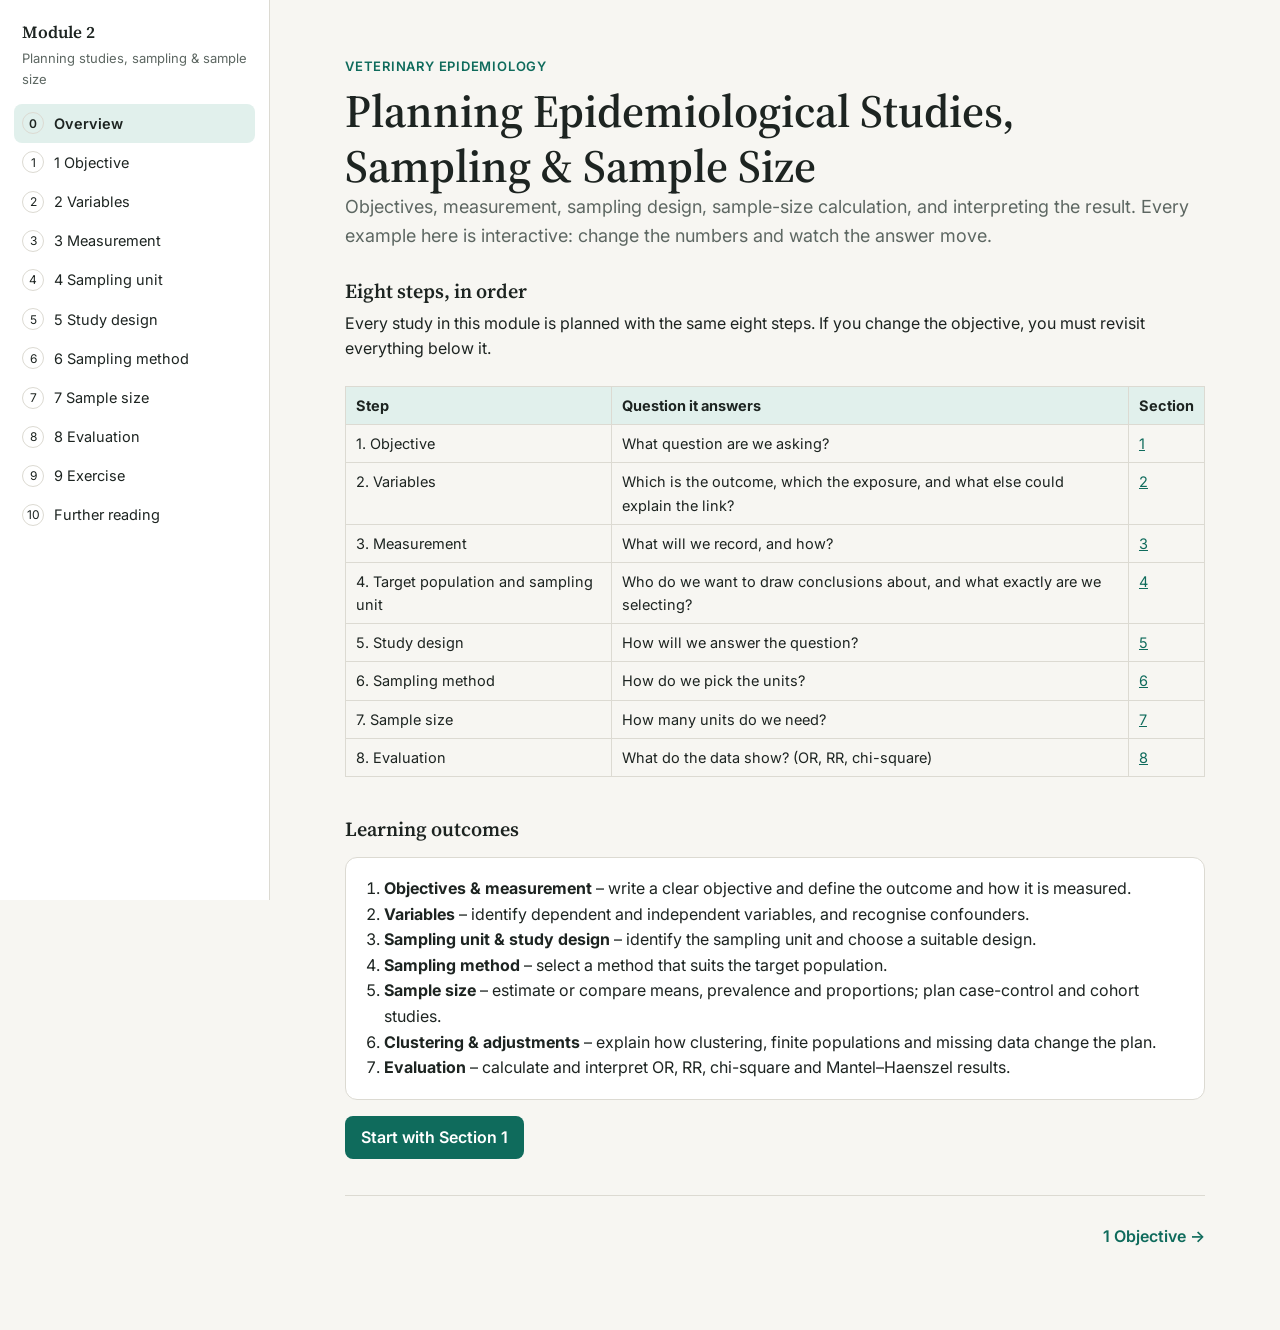
<file: index.html>
<!doctype html>
<html lang="en"><head><meta charset="utf-8"><meta name="viewport" content="width=device-width,initial-scale=1">
<title>Module 2 · Overview</title>
<link rel="preconnect" href="https://fonts.googleapis.com">
<link href="https://fonts.googleapis.com/css2?family=Inter:wght@400;500;600&family=Source+Serif+4:opsz,wght@8..60,500;8..60,600&display=swap" rel="stylesheet">
<link rel="stylesheet" href="style.css">
</head><body>
<div class="top"><button class="btn alt" id="menu" aria-label="Open contents">☰ Contents</button><b>Module 2</b></div>
<nav class="side" id="side" aria-label="Contents"><div class="brand">Module 2</div><div class="sub">Planning studies, sampling &amp; sample size</div><div id="nav"><a href="index.html" class="on" aria-current="page"><span class="n">0</span>Overview</a><a href="01-objective.html"><span class="n">1</span>1 Objective</a><a href="02-variables.html"><span class="n">2</span>2 Variables</a><a href="03-measurement.html"><span class="n">3</span>3 Measurement</a><a href="04-sampling-unit.html"><span class="n">4</span>4 Sampling unit</a><a href="05-study-design.html"><span class="n">5</span>5 Study design</a><a href="06-sampling-method.html"><span class="n">6</span>6 Sampling method</a><a href="07-sample-size.html"><span class="n">7</span>7 Sample size</a><a href="08-evaluation.html"><span class="n">8</span>8 Evaluation</a><a href="09-exercise.html"><span class="n">9</span>9 Exercise</a><a href="10-further-reading.html"><span class="n">10</span>Further reading</a></div></nav>
<main>
<section id="s0">
 <div class="kick">Veterinary epidemiology</div>
 <h1>Planning Epidemiological Studies, Sampling &amp; Sample Size</h1>
 <p class="lead">Objectives, measurement, sampling design, sample-size calculation, and interpreting the result. Every example here is interactive: change the numbers and watch the answer move.</p>
 <h3>Eight steps, in order</h3>
 <p>Every study in this module is planned with the same eight steps. If you change the objective, you must revisit everything below it.</p>
 <div class="tw"><table><tr><th>Step</th><th>Question it answers</th><th>Section</th></tr>
 <tr><td>1. Objective</td><td>What question are we asking?</td><td><a href="01-objective.html">1</a></td></tr>
 <tr><td>2. Variables</td><td>Which is the outcome, which the exposure, and what else could explain the link?</td><td><a href="02-variables.html">2</a></td></tr>
 <tr><td>3. Measurement</td><td>What will we record, and how?</td><td><a href="03-measurement.html">3</a></td></tr>
 <tr><td>4. Target population and sampling unit</td><td>Who do we want to draw conclusions about, and what exactly are we selecting?</td><td><a href="04-sampling-unit.html">4</a></td></tr>
 <tr><td>5. Study design</td><td>How will we answer the question?</td><td><a href="05-study-design.html">5</a></td></tr>
 <tr><td>6. Sampling method</td><td>How do we pick the units?</td><td><a href="06-sampling-method.html">6</a></td></tr>
 <tr><td>7. Sample size</td><td>How many units do we need?</td><td><a href="07-sample-size.html">7</a></td></tr>
 <tr><td>8. Evaluation</td><td>What do the data show? (OR, RR, chi-square)</td><td><a href="08-evaluation.html">8</a></td></tr></table></div>
 <h3>Learning outcomes</h3>
 <div class="card"><ol style="margin:0;padding-left:20px">
 <li><b>Objectives &amp; measurement</b> – write a clear objective and define the outcome and how it is measured.</li>
 <li><b>Variables</b> – identify dependent and independent variables, and recognise confounders.</li>
 <li><b>Sampling unit &amp; study design</b> – identify the sampling unit and choose a suitable design.</li>
 <li><b>Sampling method</b> – select a method that suits the target population.</li>
 <li><b>Sample size</b> – estimate or compare means, prevalence and proportions; plan case-control and cohort studies.</li>
 <li><b>Clustering &amp; adjustments</b> – explain how clustering, finite populations and missing data change the plan.</li>
 <li><b>Evaluation</b> – calculate and interpret OR, RR, chi-square and Mantel–Haenszel results.</li></ol></div>
 <p><button class="btn" onclick="location.hash='#s1'">Start with Section 1</button></p>
</section>
<div class="pn"><span></span><a href="01-objective.html">1 Objective →</a></div>
</main>
<script src="app.js"></script>
<script>

</script>
</body></html>
</file>
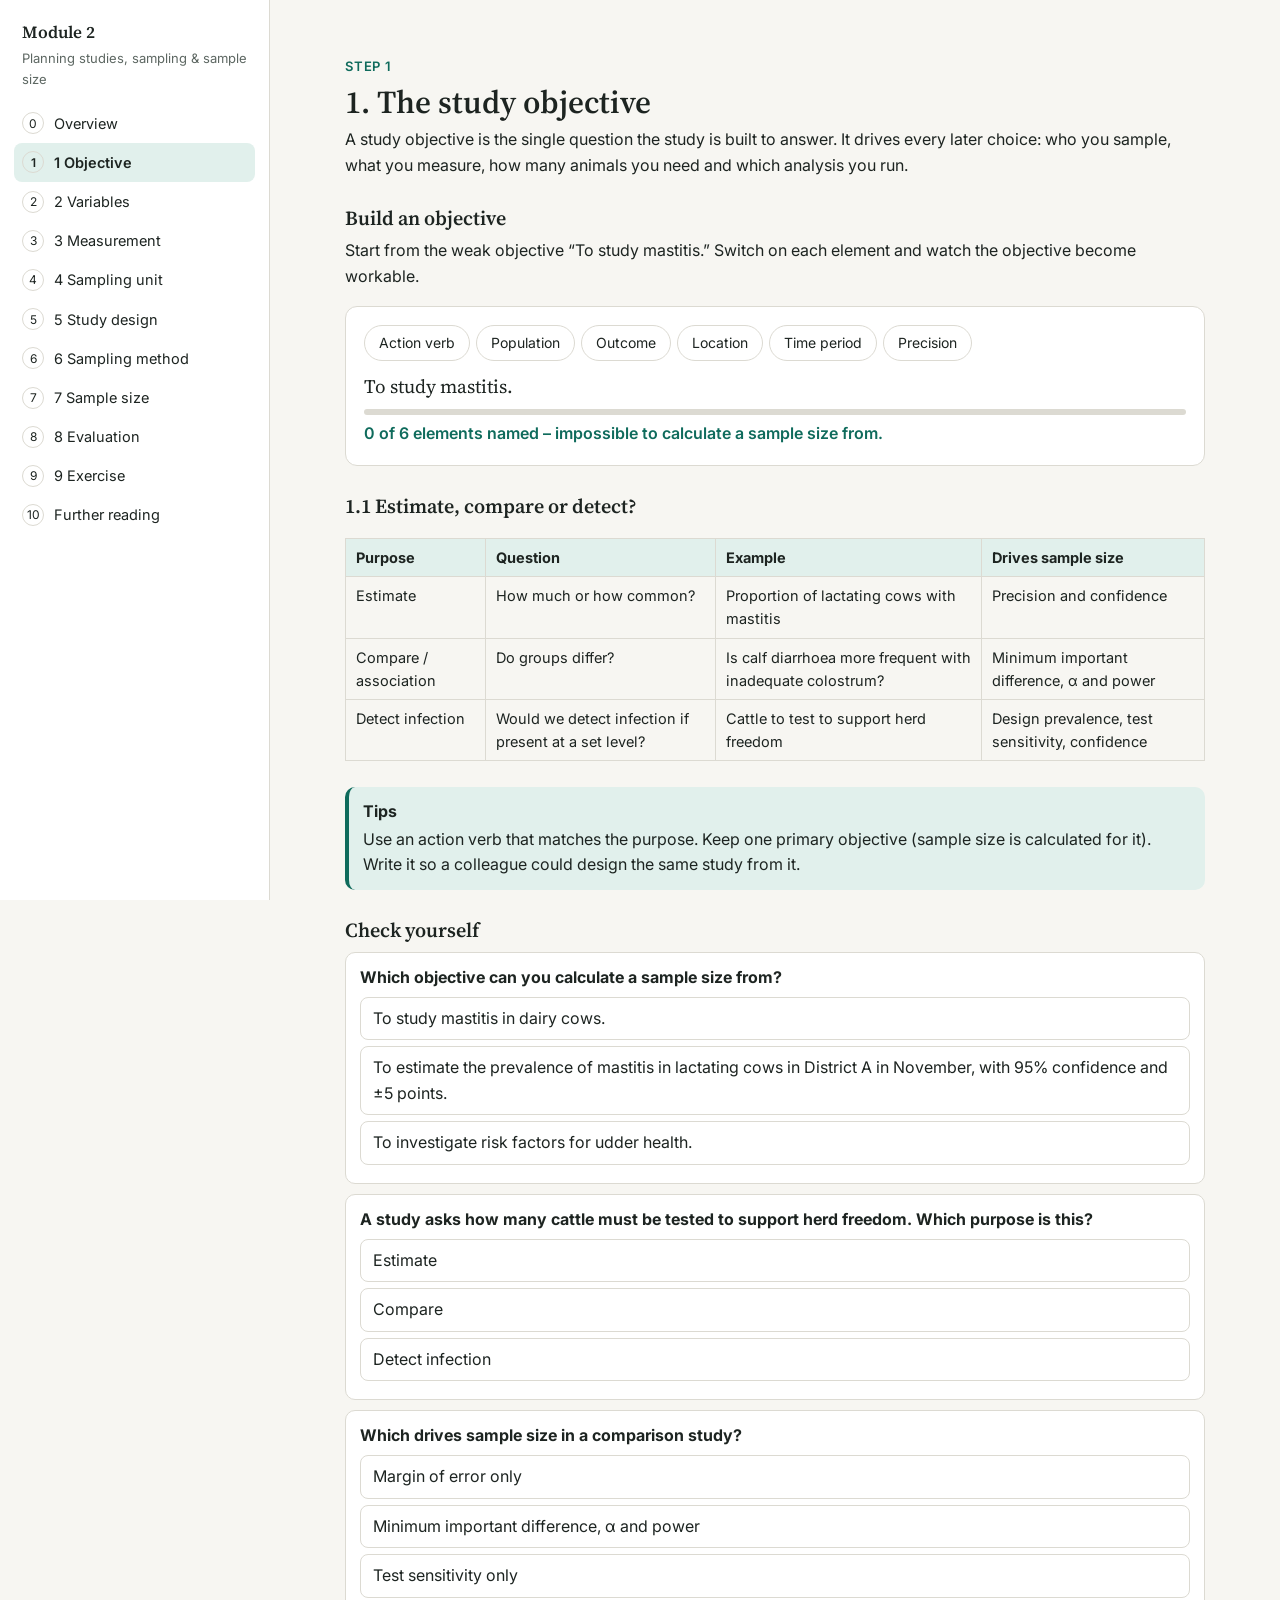
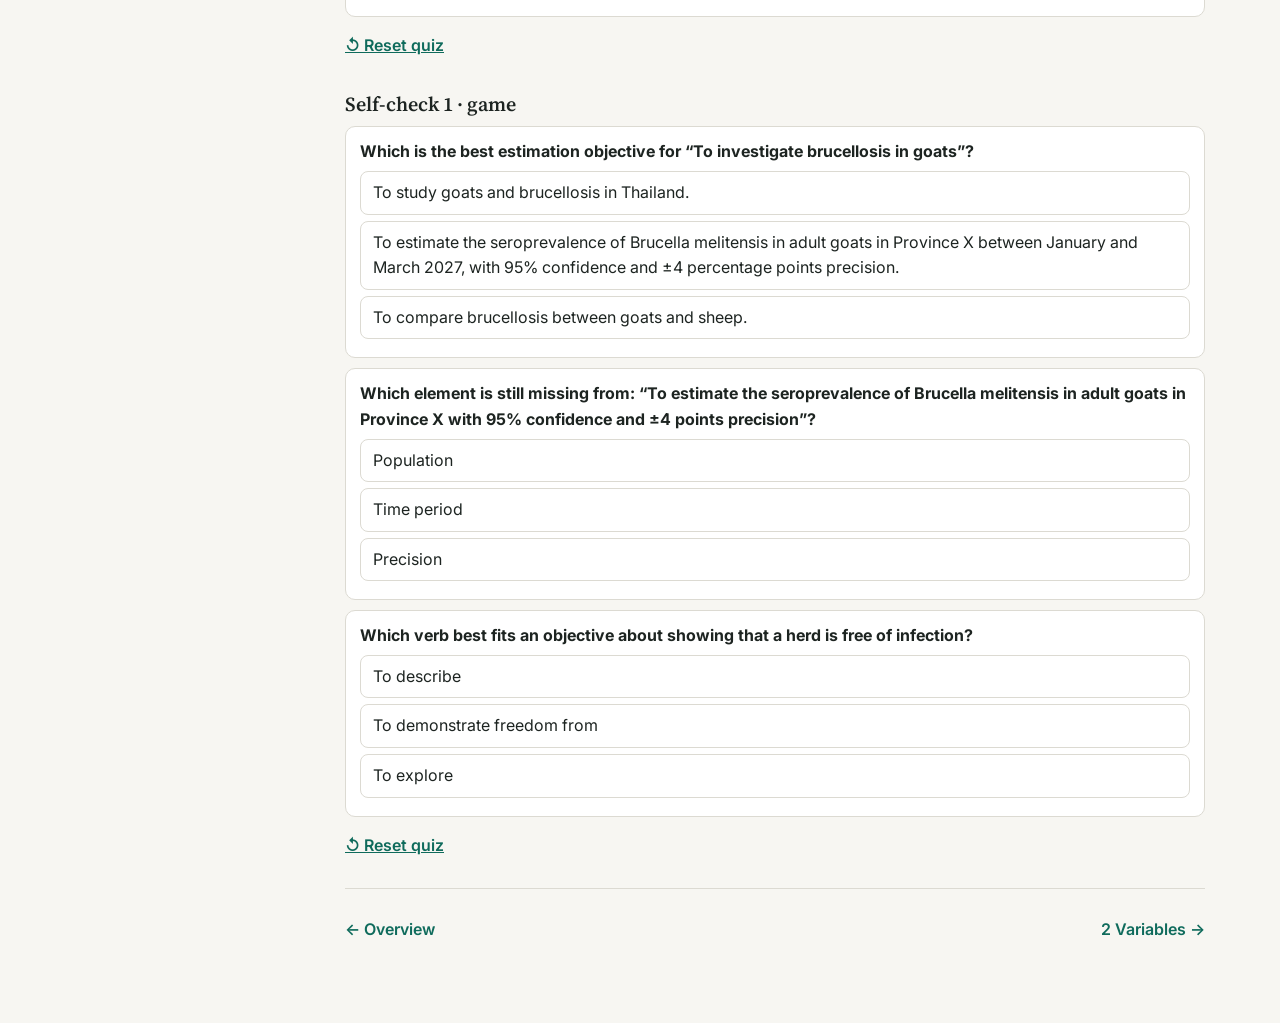
<file: 01-objective.html>
<!doctype html>
<html lang="en"><head><meta charset="utf-8"><meta name="viewport" content="width=device-width,initial-scale=1">
<title>Module 2 · 1 Objective</title>
<link rel="preconnect" href="https://fonts.googleapis.com">
<link href="https://fonts.googleapis.com/css2?family=Inter:wght@400;500;600&family=Source+Serif+4:opsz,wght@8..60,500;8..60,600&display=swap" rel="stylesheet">
<link rel="stylesheet" href="style.css">
</head><body>
<div class="top"><button class="btn alt" id="menu" aria-label="Open contents">☰ Contents</button><b>Module 2</b></div>
<nav class="side" id="side" aria-label="Contents"><div class="brand">Module 2</div><div class="sub">Planning studies, sampling &amp; sample size</div><div id="nav"><a href="index.html"><span class="n">0</span>Overview</a><a href="01-objective.html" class="on" aria-current="page"><span class="n">1</span>1 Objective</a><a href="02-variables.html"><span class="n">2</span>2 Variables</a><a href="03-measurement.html"><span class="n">3</span>3 Measurement</a><a href="04-sampling-unit.html"><span class="n">4</span>4 Sampling unit</a><a href="05-study-design.html"><span class="n">5</span>5 Study design</a><a href="06-sampling-method.html"><span class="n">6</span>6 Sampling method</a><a href="07-sample-size.html"><span class="n">7</span>7 Sample size</a><a href="08-evaluation.html"><span class="n">8</span>8 Evaluation</a><a href="09-exercise.html"><span class="n">9</span>9 Exercise</a><a href="10-further-reading.html"><span class="n">10</span>Further reading</a></div></nav>
<main>
<section id="s1">
 <div class="kick">Step 1</div><h2>1. The study objective</h2>
 <p>A study objective is the single question the study is built to answer. It drives every later choice: who you sample, what you measure, how many animals you need and which analysis you run.</p>
 <h3>Build an objective</h3>
 <p>Start from the weak objective “To study mastitis.” Switch on each element and watch the objective become workable.</p>
 <div class="card"><div class="tabs" id="ob_chips"></div>
  <p style="font-size:19px;font-family:'Source Serif 4',serif;margin:8px 0" id="ob_text"></p>
  <div class="bar" style="margin:6px 0"><i id="ob_bar"></i></div><span class="score" id="ob_s"></span></div>
 <h3>1.1 Estimate, compare or detect?</h3>
 <div class="tw"><table><tr><th>Purpose</th><th>Question</th><th>Example</th><th>Drives sample size</th></tr>
 <tr><td>Estimate</td><td>How much or how common?</td><td>Proportion of lactating cows with mastitis</td><td>Precision and confidence</td></tr>
 <tr><td>Compare / association</td><td>Do groups differ?</td><td>Is calf diarrhoea more frequent with inadequate colostrum?</td><td>Minimum important difference, α and power</td></tr>
 <tr><td>Detect infection</td><td>Would we detect infection if present at a set level?</td><td>Cattle to test to support herd freedom</td><td>Design prevalence, test sensitivity, confidence</td></tr></table></div>
 <div class="tip"><b>Tips</b>Use an action verb that matches the purpose. Keep one primary objective (sample size is calculated for it). Write it so a colleague could design the same study from it.</div>
 <h3>Check yourself</h3><div id="q1"></div>
 <h3>Self-check 1 · game</h3><div id="q1b"></div>
</section>
<div class="pn"><a href="index.html">← Overview</a><a href="02-variables.html">2 Variables →</a></div>
</main>
<script src="app.js"></script>
<script>
/* 1 objective builder */
const OB=[['Action verb','verb'],['Population','pop'],['Outcome','out'],['Location','loc'],['Time period','time'],['Precision','prec']];
const obOn={};
function obRender(){const o=obOn;const verb=o.verb?'To estimate the prevalence of':'To study';
 const t=`${verb} ${o.out?'clinical or subclinical mastitis':'mastitis'}${o.pop?' among lactating dairy cows':''}${o.loc?' in District A':''}${o.time?' during November 2026':''}${o.prec?', with 95% confidence and a precision of ±5 percentage points':''}.`;
 $('#ob_text').innerHTML=t.replace(/(clinical or subclinical|among lactating dairy cows|in District A|during November 2026|, with 95% confidence and a precision of ±5 percentage points|To estimate the prevalence of)/g,'<span class="mark">$1</span>');
 const n=Object.values(o).filter(Boolean).length;$('#ob_bar').style.width=n/6*100+'%';$('#ob_s').textContent=n+' of 6 elements named'+(n===6?' – an objective a colleague could design from.':n===0?' – impossible to calculate a sample size from.':'.')}
$('#ob_chips').innerHTML=OB.map(([t,k])=>`<button class="chip" aria-pressed="false" data-k="${k}">${t}</button>`).join('');
$('#ob_chips').onclick=e=>{const b=e.target.closest('.chip');if(!b)return;const k=b.dataset.k;obOn[k]=!obOn[k];b.setAttribute('aria-pressed',!!obOn[k]);obRender()};obRender();


quiz('q1',[
 {q:'Which objective can you calculate a sample size from?',o:['To study mastitis in dairy cows.','To estimate the prevalence of mastitis in lactating cows in District A in November, with 95% confidence and ±5 points.','To investigate risk factors for udder health.'],a:1,w:'Only the second names population, outcome, place, time and precision.'},
 {q:'A study asks how many cattle must be tested to support herd freedom. Which purpose is this?',o:['Estimate','Compare','Detect infection'],a:2,w:'Detection depends on design prevalence, test sensitivity and confidence.'},
 {q:'Which drives sample size in a comparison study?',o:['Margin of error only','Minimum important difference, α and power','Test sensitivity only'],a:1,w:'Comparisons need an effect size and power.'}]);
quiz('q1b',[
 {q:'Which is the best estimation objective for “To investigate brucellosis in goats”?',o:['To study goats and brucellosis in Thailand.','To estimate the seroprevalence of Brucella melitensis in adult goats in Province X between January and March 2027, with 95% confidence and ±4 percentage points precision.','To compare brucellosis between goats and sheep.'],a:1,w:'It names population, outcome, place, time and precision, and uses the verb “estimate”.'},
 {q:'Which element is still missing from: “To estimate the seroprevalence of Brucella melitensis in adult goats in Province X with 95% confidence and ±4 points precision”?',o:['Population','Time period','Precision'],a:1,w:'Without a time period, the colleague cannot repeat the study for the same season or year.'},
 {q:'Which verb best fits an objective about showing that a herd is free of infection?',o:['To describe','To demonstrate freedom from','To explore'],a:1,w:'The verb should match the purpose: estimate, compare, determine whether, demonstrate freedom from.'}]);

</script>
</body></html>
</file>
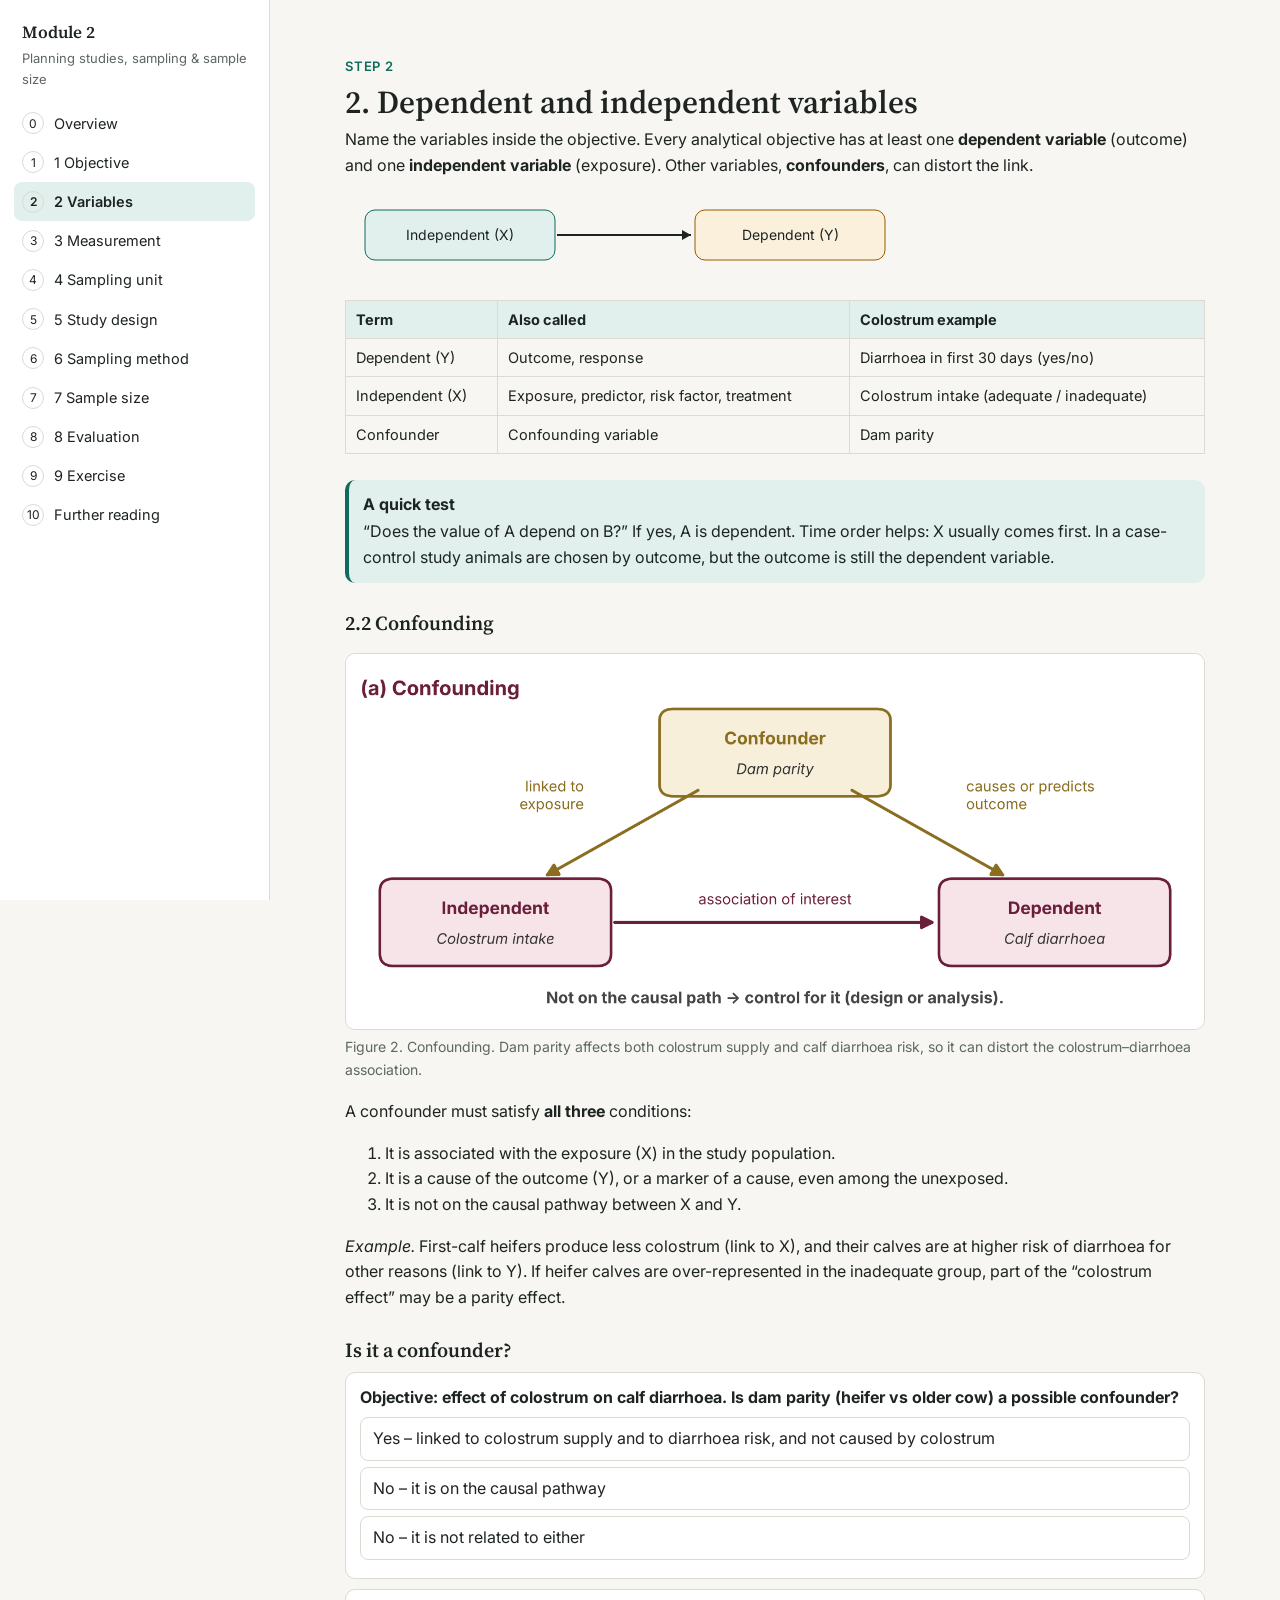
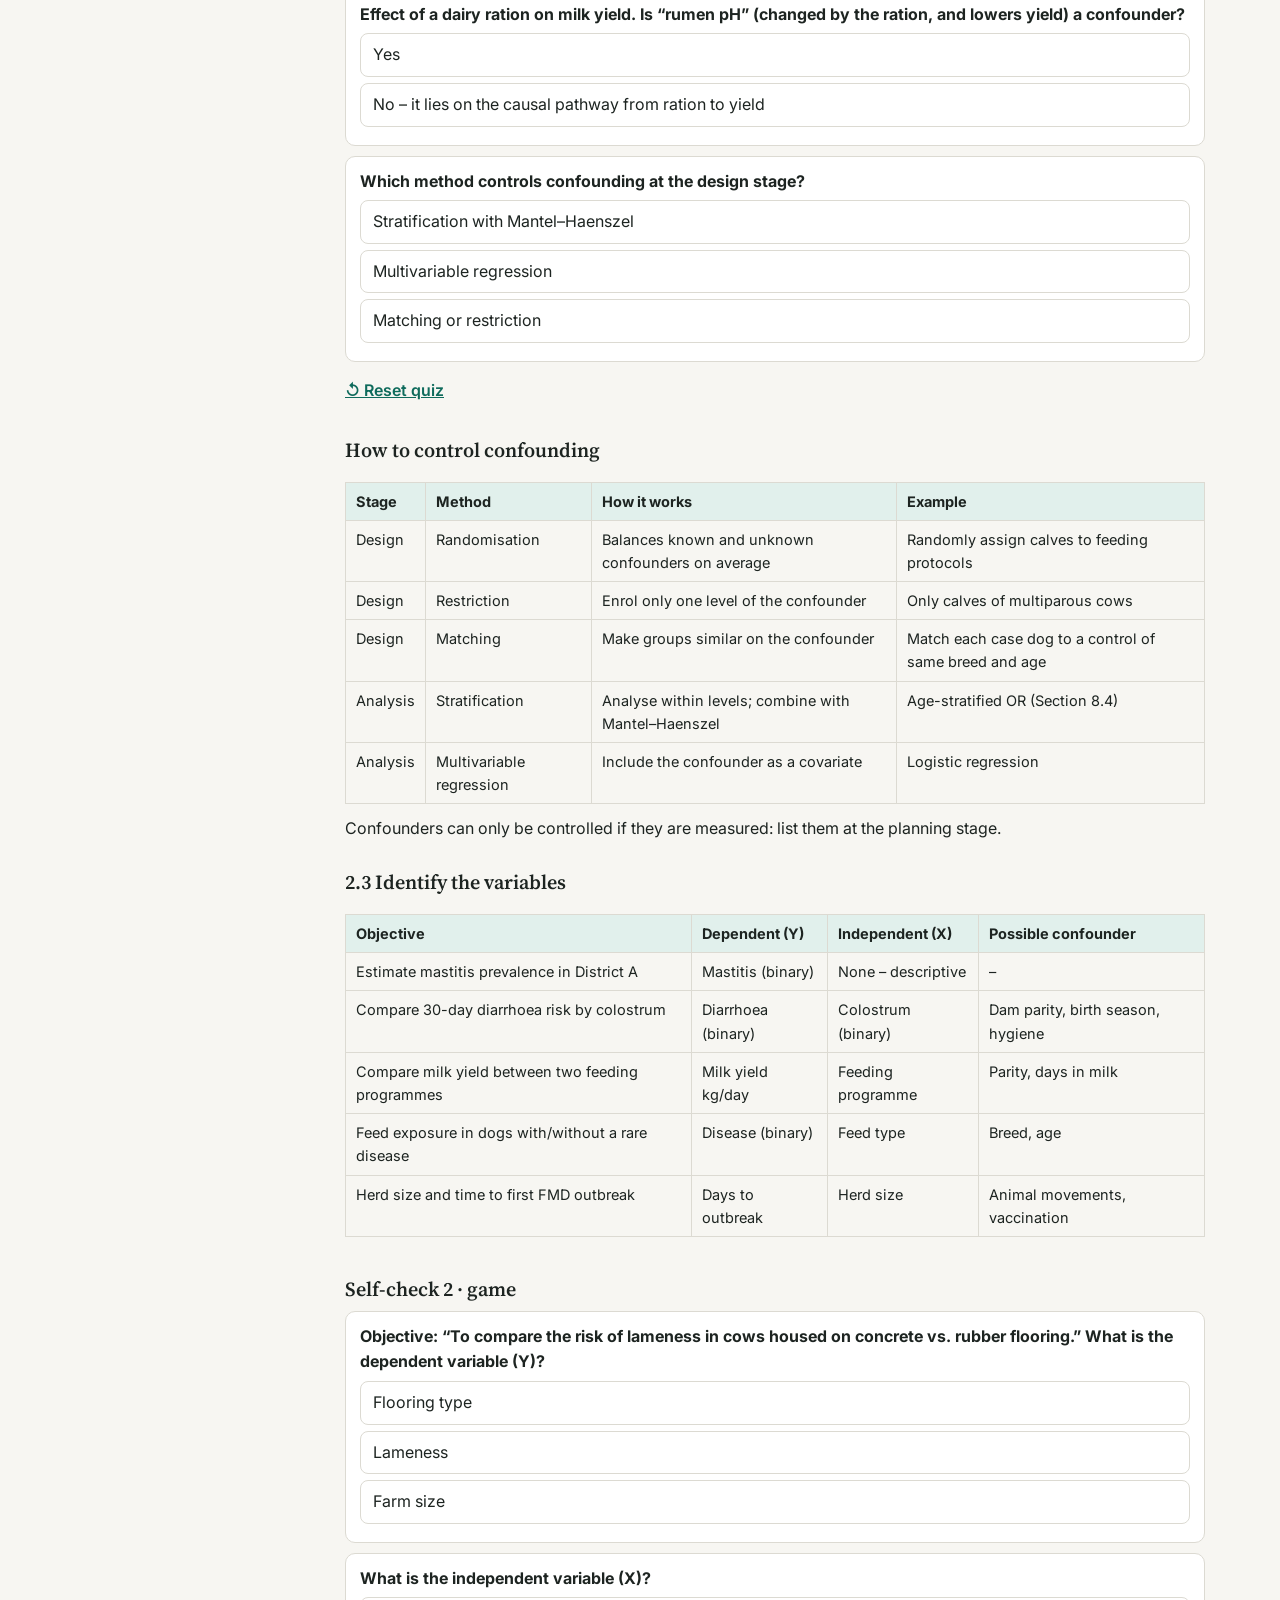
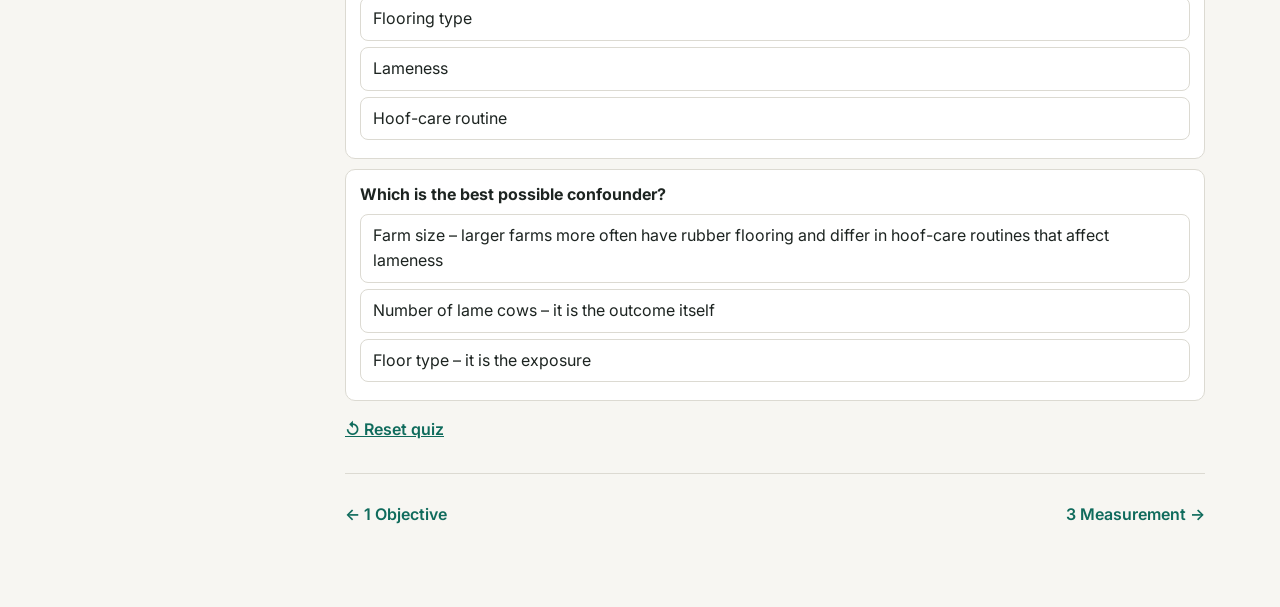
<file: 02-variables.html>
<!doctype html>
<html lang="en"><head><meta charset="utf-8"><meta name="viewport" content="width=device-width,initial-scale=1">
<title>Module 2 · 2 Variables</title>
<link rel="preconnect" href="https://fonts.googleapis.com">
<link href="https://fonts.googleapis.com/css2?family=Inter:wght@400;500;600&family=Source+Serif+4:opsz,wght@8..60,500;8..60,600&display=swap" rel="stylesheet">
<link rel="stylesheet" href="style.css">
</head><body>
<div class="top"><button class="btn alt" id="menu" aria-label="Open contents">☰ Contents</button><b>Module 2</b></div>
<nav class="side" id="side" aria-label="Contents"><div class="brand">Module 2</div><div class="sub">Planning studies, sampling &amp; sample size</div><div id="nav"><a href="index.html"><span class="n">0</span>Overview</a><a href="01-objective.html"><span class="n">1</span>1 Objective</a><a href="02-variables.html" class="on" aria-current="page"><span class="n">2</span>2 Variables</a><a href="03-measurement.html"><span class="n">3</span>3 Measurement</a><a href="04-sampling-unit.html"><span class="n">4</span>4 Sampling unit</a><a href="05-study-design.html"><span class="n">5</span>5 Study design</a><a href="06-sampling-method.html"><span class="n">6</span>6 Sampling method</a><a href="07-sample-size.html"><span class="n">7</span>7 Sample size</a><a href="08-evaluation.html"><span class="n">8</span>8 Evaluation</a><a href="09-exercise.html"><span class="n">9</span>9 Exercise</a><a href="10-further-reading.html"><span class="n">10</span>Further reading</a></div></nav>
<main>
<section id="s2">
 <div class="kick">Step 2</div><h2>2. Dependent and independent variables</h2>
 <p>Name the variables inside the objective. Every analytical objective has at least one <b>dependent variable</b> (outcome) and one <b>independent variable</b> (exposure). Other variables, <b>confounders</b>, can distort the link.</p>
 <svg viewBox="0 0 560 90" width="100%" role="img" aria-label="Independent variable X influences dependent variable Y" style="max-width:560px"><rect x="20" y="20" width="190" height="50" rx="10" fill="var(--accent-soft)" stroke="var(--accent)"/><text x="115" y="50" text-anchor="middle" font-size="14">Independent (X)</text><rect x="350" y="20" width="190" height="50" rx="10" fill="var(--warn-soft)" stroke="var(--warn)"/><text x="445" y="50" text-anchor="middle" font-size="14">Dependent (Y)</text><path d="M212 45H346" stroke="var(--ink)" stroke-width="2"/><path d="M346 45l-9-5v10z" fill="var(--ink)"/></svg>
 <div class="tw"><table><tr><th>Term</th><th>Also called</th><th>Colostrum example</th></tr>
 <tr><td>Dependent (Y)</td><td>Outcome, response</td><td>Diarrhoea in first 30 days (yes/no)</td></tr>
 <tr><td>Independent (X)</td><td>Exposure, predictor, risk factor, treatment</td><td>Colostrum intake (adequate / inadequate)</td></tr>
 <tr><td>Confounder</td><td>Confounding variable</td><td>Dam parity</td></tr></table></div>
 <div class="tip"><b>A quick test</b>“Does the value of A depend on B?” If yes, A is dependent. Time order helps: X usually comes first. In a case-control study animals are chosen by outcome, but the outcome is still the dependent variable.</div>
 <h3 id="s2-2">2.2 Confounding</h3>
 <figure><img src="fig_confounding.png" alt="Confounding: dam parity is linked to colostrum intake and causes or predicts calf diarrhoea" loading="lazy"><figcaption>Figure 2. Confounding. Dam parity affects both colostrum supply and calf diarrhoea risk, so it can distort the colostrum–diarrhoea association.</figcaption></figure>
 <p>A confounder must satisfy <b>all three</b> conditions:</p>
 <ol><li>It is associated with the exposure (X) in the study population.</li><li>It is a cause of the outcome (Y), or a marker of a cause, even among the unexposed.</li><li>It is not on the causal pathway between X and Y.</li></ol>
 <p><i>Example.</i> First-calf heifers produce less colostrum (link to X), and their calves are at higher risk of diarrhoea for other reasons (link to Y). If heifer calves are over-represented in the inadequate group, part of the “colostrum effect” may be a parity effect.</p>
 <h3>Is it a confounder?</h3><div id="q2a"></div>
 <h3>How to control confounding</h3>
 <div class="tw"><table><tr><th>Stage</th><th>Method</th><th>How it works</th><th>Example</th></tr>
 <tr><td>Design</td><td>Randomisation</td><td>Balances known and unknown confounders on average</td><td>Randomly assign calves to feeding protocols</td></tr>
 <tr><td>Design</td><td>Restriction</td><td>Enrol only one level of the confounder</td><td>Only calves of multiparous cows</td></tr>
 <tr><td>Design</td><td>Matching</td><td>Make groups similar on the confounder</td><td>Match each case dog to a control of same breed and age</td></tr>
 <tr><td>Analysis</td><td>Stratification</td><td>Analyse within levels; combine with Mantel–Haenszel</td><td>Age-stratified OR (Section 8.4)</td></tr>
 <tr><td>Analysis</td><td>Multivariable regression</td><td>Include the confounder as a covariate</td><td>Logistic regression</td></tr></table></div>
 <p>Confounders can only be controlled if they are measured: list them at the planning stage.</p>
 <h3>2.3 Identify the variables</h3>
 <div class="tw"><table><tr><th>Objective</th><th>Dependent (Y)</th><th>Independent (X)</th><th>Possible confounder</th></tr>
 <tr><td>Estimate mastitis prevalence in District A</td><td>Mastitis (binary)</td><td>None – descriptive</td><td>–</td></tr>
 <tr><td>Compare 30-day diarrhoea risk by colostrum</td><td>Diarrhoea (binary)</td><td>Colostrum (binary)</td><td>Dam parity, birth season, hygiene</td></tr>
 <tr><td>Compare milk yield between two feeding programmes</td><td>Milk yield kg/day</td><td>Feeding programme</td><td>Parity, days in milk</td></tr>
 <tr><td>Feed exposure in dogs with/without a rare disease</td><td>Disease (binary)</td><td>Feed type</td><td>Breed, age</td></tr>
 <tr><td>Herd size and time to first FMD outbreak</td><td>Days to outbreak</td><td>Herd size</td><td>Animal movements, vaccination</td></tr></table></div>
 <h3>Self-check 2 · game</h3><div id="q2b"></div>
</section>
<div class="pn"><a href="01-objective.html">← 1 Objective</a><a href="03-measurement.html">3 Measurement →</a></div>
</main>
<script src="app.js"></script>
<script>
quiz('q2a',[
 {q:'Objective: effect of colostrum on calf diarrhoea. Is dam parity (heifer vs older cow) a possible confounder?',o:['Yes – linked to colostrum supply and to diarrhoea risk, and not caused by colostrum','No – it is on the causal pathway','No – it is not related to either'],a:0,w:'It meets all three conditions.'},
 {q:'Effect of a dairy ration on milk yield. Is “rumen pH” (changed by the ration, and lowers yield) a confounder?',o:['Yes','No – it lies on the causal pathway from ration to yield'],a:1,w:'A consequence of the exposure is a mediator, not a confounder; do not adjust for it as one.'},
 {q:'Which method controls confounding at the design stage?',o:['Stratification with Mantel–Haenszel','Multivariable regression','Matching or restriction'],a:2,w:'Randomisation, restriction and matching are design methods; the other two are analysis methods.'}]);
quiz('q2b',[
 {q:'Objective: “To compare the risk of lameness in cows housed on concrete vs. rubber flooring.” What is the dependent variable (Y)?',o:['Flooring type','Lameness','Farm size'],a:1,w:'The outcome we measure is lameness.'},
 {q:'What is the independent variable (X)?',o:['Flooring type','Lameness','Hoof-care routine'],a:0,w:'Flooring is the exposure whose effect we want to compare.'},
 {q:'Which is the best possible confounder?',o:['Farm size – larger farms more often have rubber flooring and differ in hoof-care routines that affect lameness','Number of lame cows – it is the outcome itself','Floor type – it is the exposure'],a:0,w:'It is linked to X, a cause of Y, and not caused by flooring. The other two are the outcome and the exposure themselves.'}]);

</script>
</body></html>
</file>
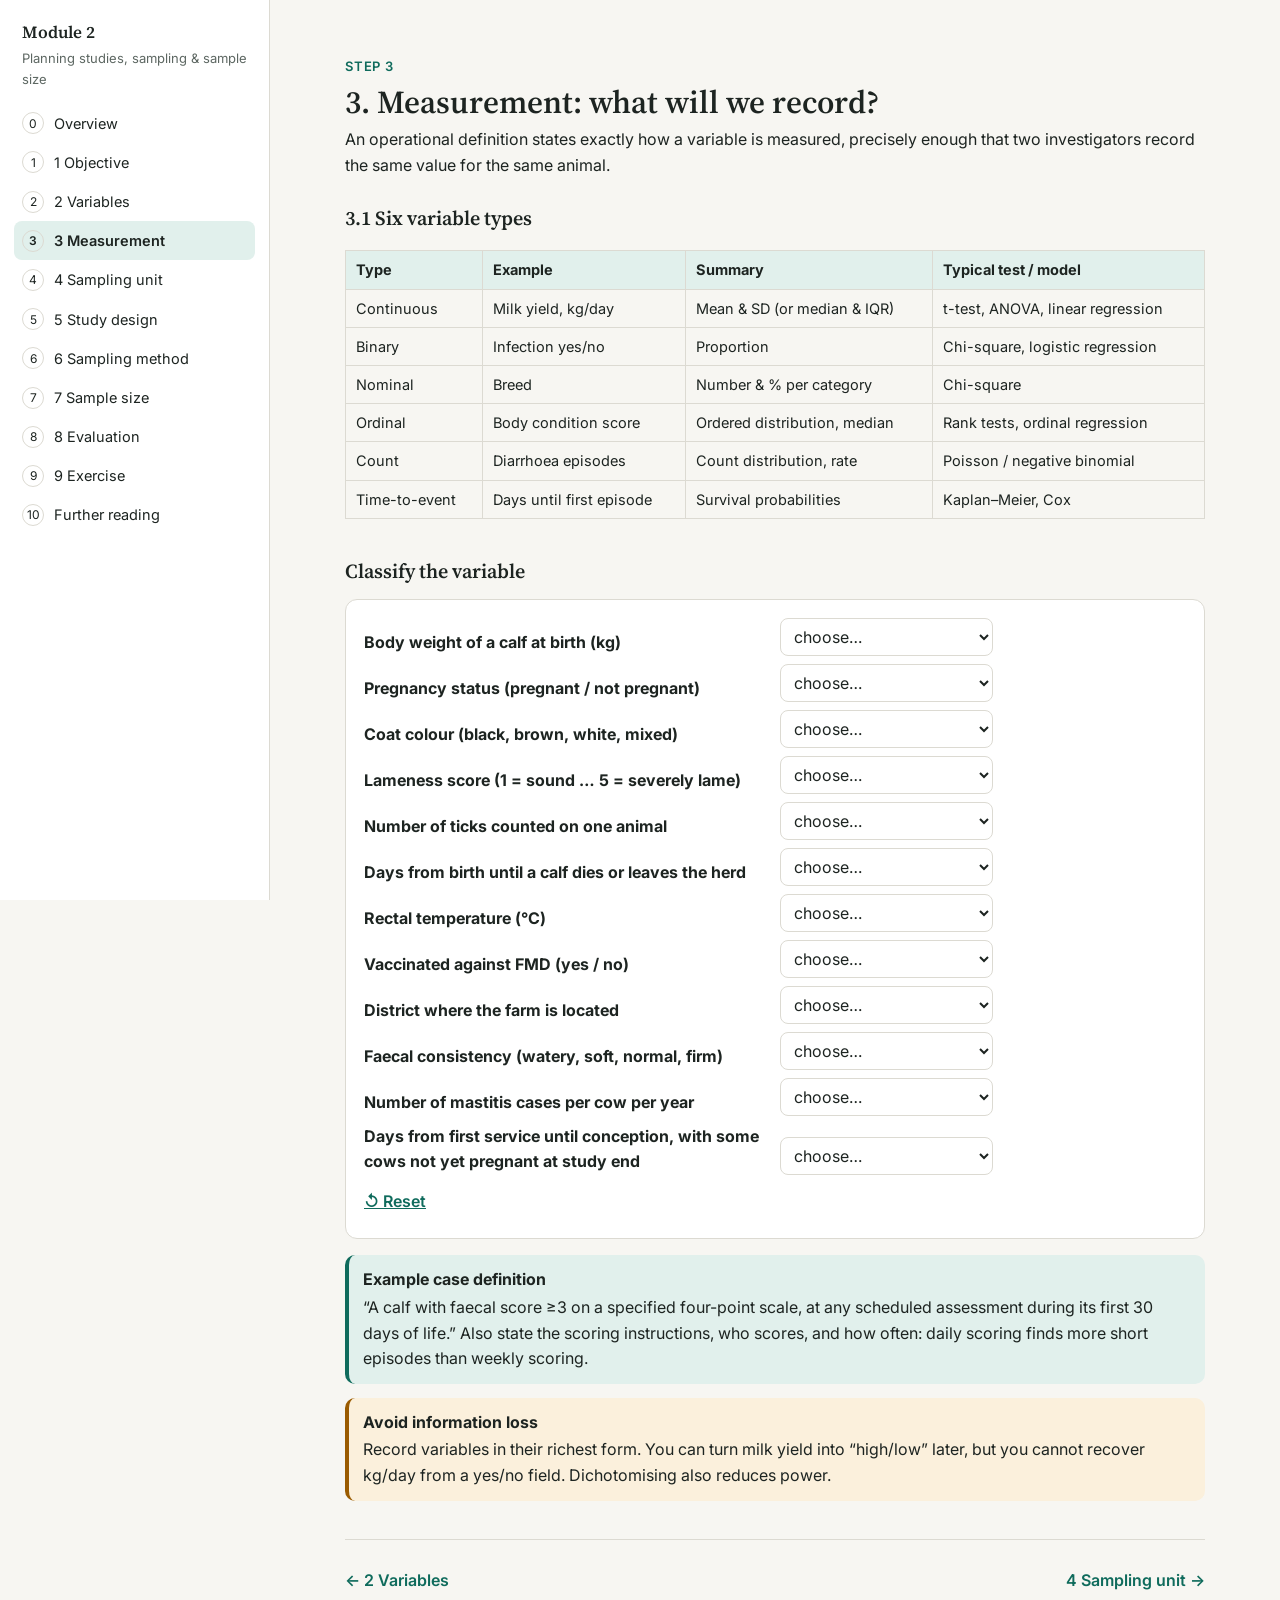
<file: 03-measurement.html>
<!doctype html>
<html lang="en"><head><meta charset="utf-8"><meta name="viewport" content="width=device-width,initial-scale=1">
<title>Module 2 · 3 Measurement</title>
<link rel="preconnect" href="https://fonts.googleapis.com">
<link href="https://fonts.googleapis.com/css2?family=Inter:wght@400;500;600&family=Source+Serif+4:opsz,wght@8..60,500;8..60,600&display=swap" rel="stylesheet">
<link rel="stylesheet" href="style.css">
</head><body>
<div class="top"><button class="btn alt" id="menu" aria-label="Open contents">☰ Contents</button><b>Module 2</b></div>
<nav class="side" id="side" aria-label="Contents"><div class="brand">Module 2</div><div class="sub">Planning studies, sampling &amp; sample size</div><div id="nav"><a href="index.html"><span class="n">0</span>Overview</a><a href="01-objective.html"><span class="n">1</span>1 Objective</a><a href="02-variables.html"><span class="n">2</span>2 Variables</a><a href="03-measurement.html" class="on" aria-current="page"><span class="n">3</span>3 Measurement</a><a href="04-sampling-unit.html"><span class="n">4</span>4 Sampling unit</a><a href="05-study-design.html"><span class="n">5</span>5 Study design</a><a href="06-sampling-method.html"><span class="n">6</span>6 Sampling method</a><a href="07-sample-size.html"><span class="n">7</span>7 Sample size</a><a href="08-evaluation.html"><span class="n">8</span>8 Evaluation</a><a href="09-exercise.html"><span class="n">9</span>9 Exercise</a><a href="10-further-reading.html"><span class="n">10</span>Further reading</a></div></nav>
<main>
<section id="s3">
 <div class="kick">Step 3</div><h2>3. Measurement: what will we record?</h2>
 <p>An operational definition states exactly how a variable is measured, precisely enough that two investigators record the same value for the same animal.</p>
 <h3>3.1 Six variable types</h3>
 <div class="tw"><table><tr><th>Type</th><th>Example</th><th>Summary</th><th>Typical test / model</th></tr>
 <tr><td>Continuous</td><td>Milk yield, kg/day</td><td>Mean &amp; SD (or median &amp; IQR)</td><td>t-test, ANOVA, linear regression</td></tr>
 <tr><td>Binary</td><td>Infection yes/no</td><td>Proportion</td><td>Chi-square, logistic regression</td></tr>
 <tr><td>Nominal</td><td>Breed</td><td>Number &amp; % per category</td><td>Chi-square</td></tr>
 <tr><td>Ordinal</td><td>Body condition score</td><td>Ordered distribution, median</td><td>Rank tests, ordinal regression</td></tr>
 <tr><td>Count</td><td>Diarrhoea episodes</td><td>Count distribution, rate</td><td>Poisson / negative binomial</td></tr>
 <tr><td>Time-to-event</td><td>Days until first episode</td><td>Survival probabilities</td><td>Kaplan–Meier, Cox</td></tr></table></div>
 <h3>Classify the variable</h3>
 <div class="card" id="vt"></div>
 <div class="tip"><b>Example case definition</b>“A calf with faecal score ≥3 on a specified four-point scale, at any scheduled assessment during its first 30 days of life.” Also state the scoring instructions, who scores, and how often: daily scoring finds more short episodes than weekly scoring.</div>
 <div class="warn"><b>Avoid information loss</b>Record variables in their richest form. You can turn milk yield into “high/low” later, but you cannot recover kg/day from a yes/no field. Dichotomising also reduces power.</div>
</section>
<div class="pn"><a href="02-variables.html">← 2 Variables</a><a href="04-sampling-unit.html">4 Sampling unit →</a></div>
</main>
<script src="app.js"></script>
<script>
/* variable types */
const VT=[['Body weight of a calf at birth (kg)','Continuous'],['Pregnancy status (pregnant / not pregnant)','Binary'],['Coat colour (black, brown, white, mixed)','Nominal'],['Lameness score (1 = sound … 5 = severely lame)','Ordinal'],['Number of ticks counted on one animal','Count'],['Days from birth until a calf dies or leaves the herd','Time-to-event'],['Rectal temperature (°C)','Continuous'],['Vaccinated against FMD (yes / no)','Binary'],['District where the farm is located','Nominal'],['Faecal consistency (watery, soft, normal, firm)','Ordinal'],['Number of mastitis cases per cow per year','Count'],['Days from first service until conception, with some cows not yet pregnant at study end','Time-to-event']];
const TYPES=['Continuous','Binary','Nominal','Ordinal','Count','Time-to-event'];
function vtDraw(){$('#vt').innerHTML=VT.map(([v,t],i)=>`<div class="row" style="margin-bottom:8px"><div style="flex:2 1 220px"><b>${v}</b></div><div><select data-i="${i}" aria-label="${v}"><option value="">choose…</option>${TYPES.map(x=>`<option>${x}</option>`).join('')}</select></div><div class="vf" style="flex:1 1 90px"></div></div>`).join('')+'<button class="rs" type="button" id="vt_rs">↺ Reset</button> <span class="score" id="vt_s"></span>'}
vtDraw();
$('#vt').addEventListener('change',e=>{const s=e.target;if(s.tagName!=='SELECT')return;const f=s.closest('.row').querySelector('.vf');const ok=s.value===VT[+s.dataset.i][1];f.textContent=ok?'✓ correct':(s.value?'✗ try again':'');f.style.color=ok?'var(--good)':'var(--bad)';s.dataset.ok=ok?1:0;const n=$$('#vt select').filter(x=>x.dataset.ok==='1').length;$('#vt_s').textContent=`${n} of ${VT.length} correct`});
$('#vt').addEventListener('click',e=>{if(e.target.id==='vt_rs')vtDraw()});

</script>
</body></html>
</file>
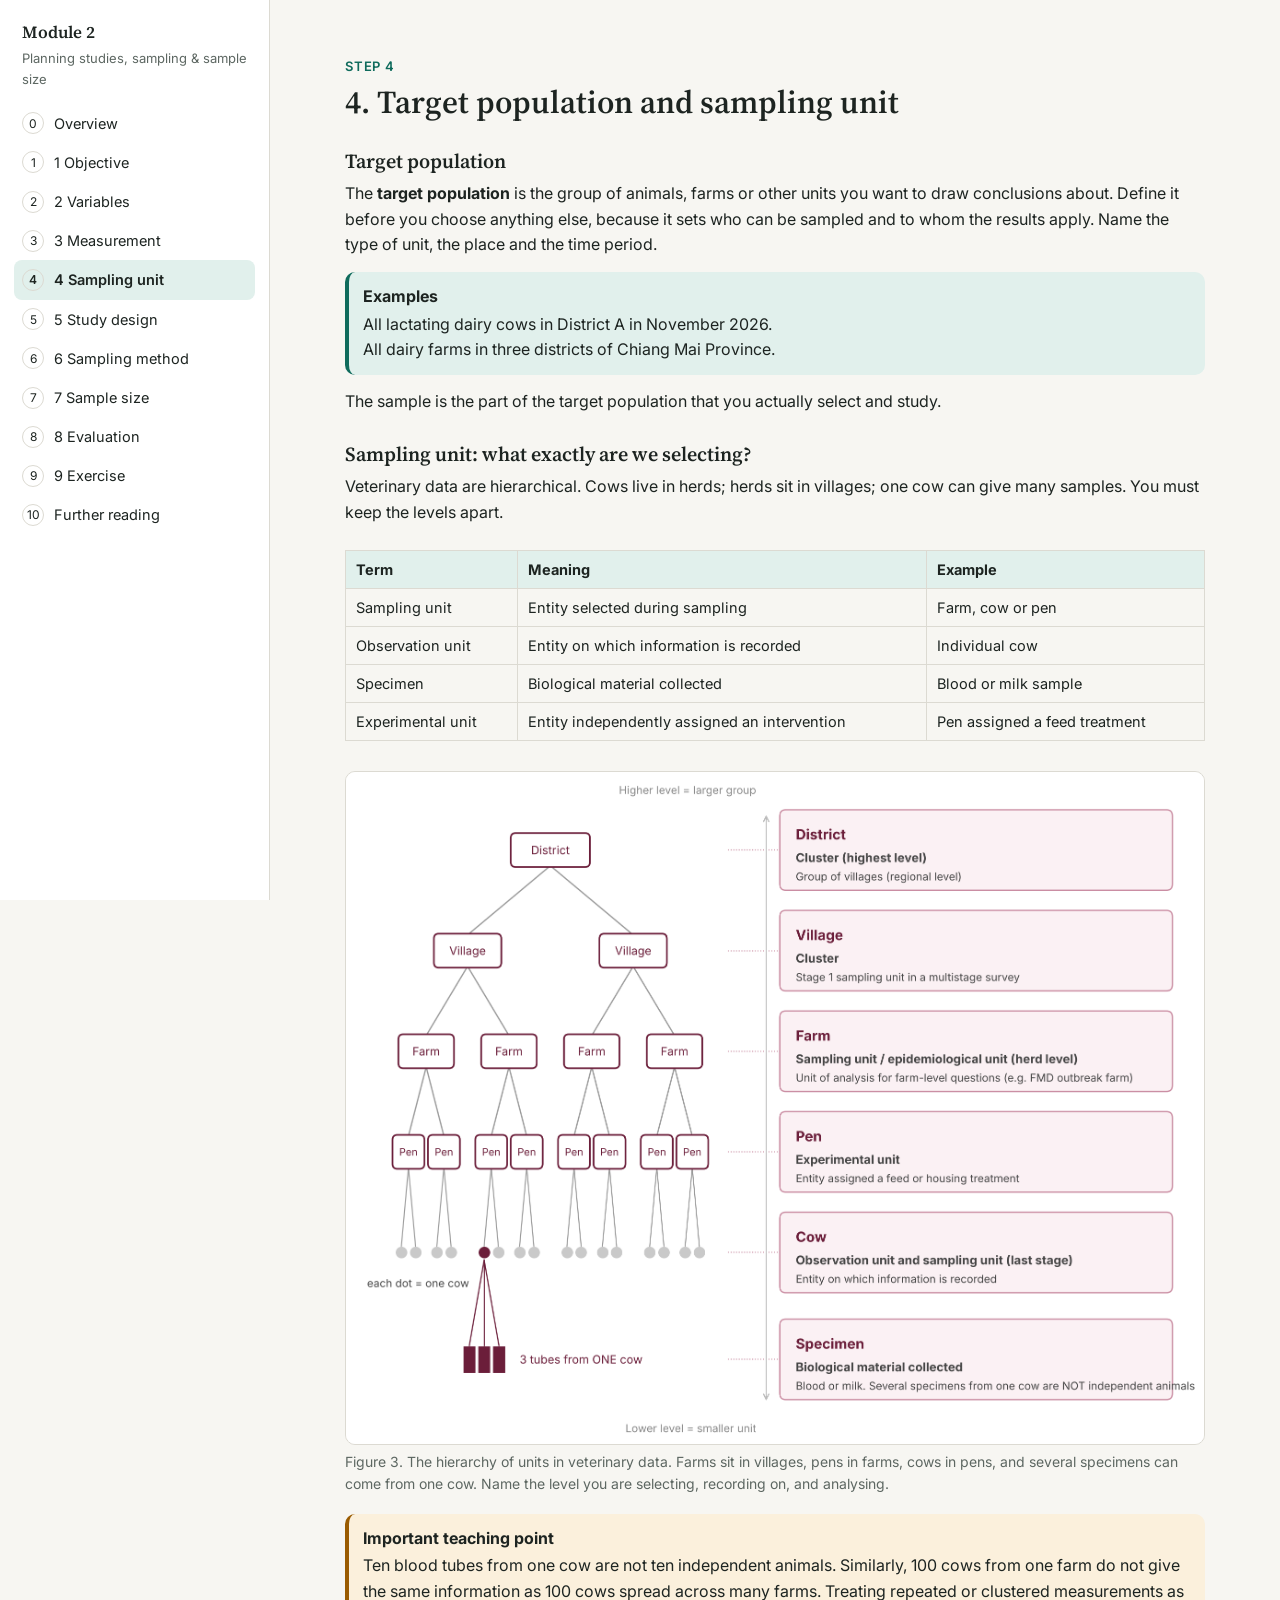
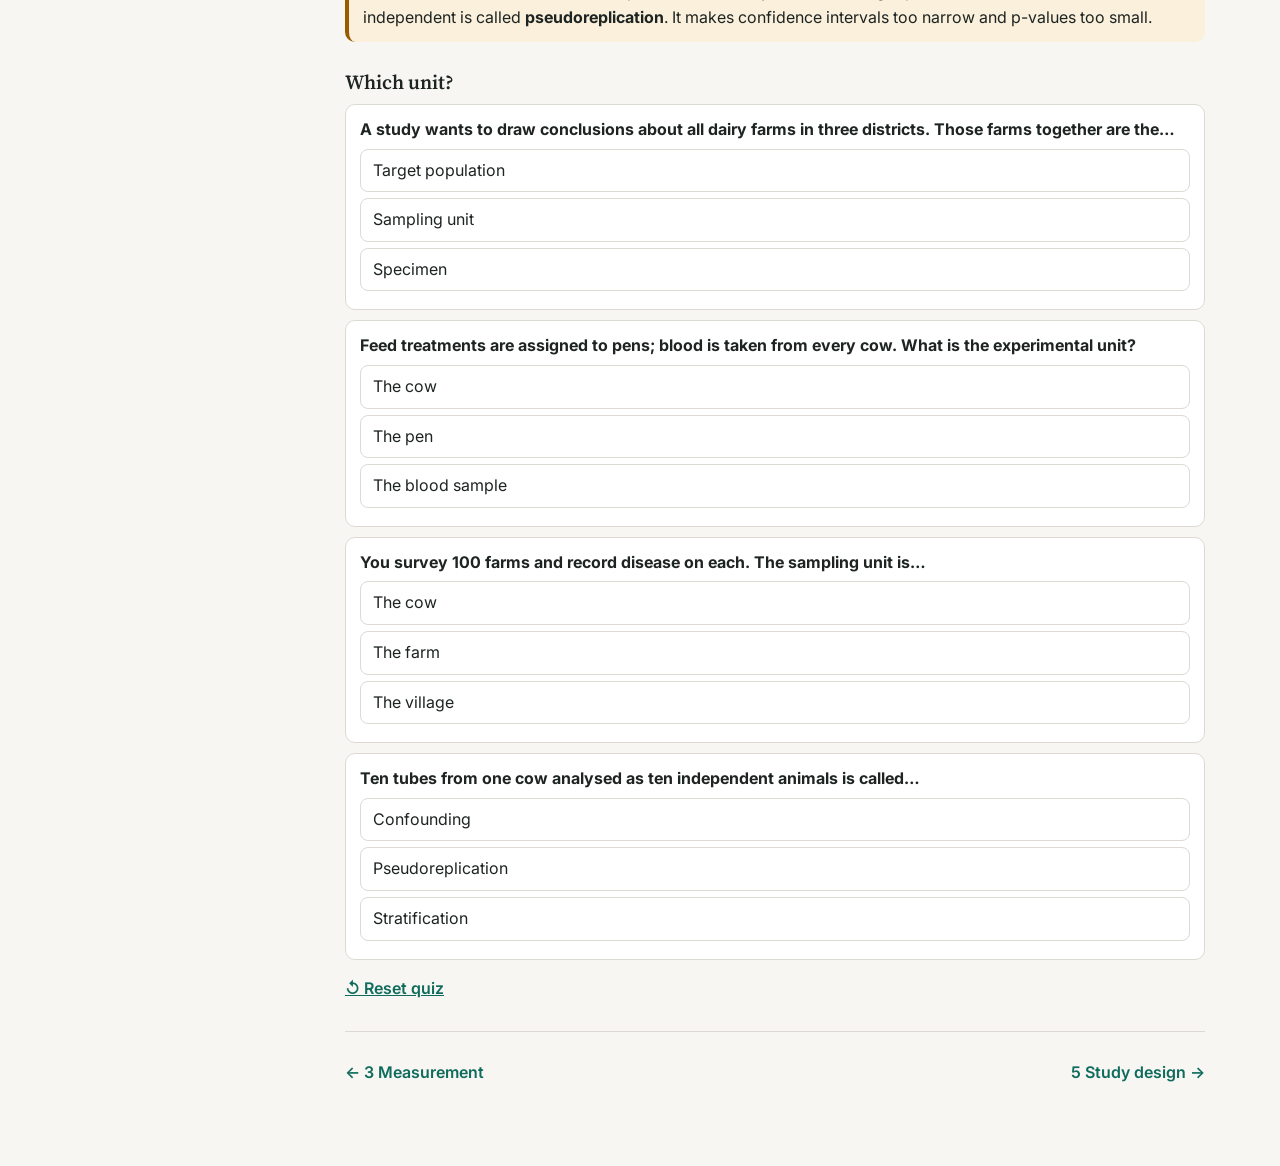
<file: 04-sampling-unit.html>
<!doctype html>
<html lang="en"><head><meta charset="utf-8"><meta name="viewport" content="width=device-width,initial-scale=1">
<title>Module 2 · 4 Sampling unit</title>
<link rel="preconnect" href="https://fonts.googleapis.com">
<link href="https://fonts.googleapis.com/css2?family=Inter:wght@400;500;600&family=Source+Serif+4:opsz,wght@8..60,500;8..60,600&display=swap" rel="stylesheet">
<link rel="stylesheet" href="style.css">
</head><body>
<div class="top"><button class="btn alt" id="menu" aria-label="Open contents">☰ Contents</button><b>Module 2</b></div>
<nav class="side" id="side" aria-label="Contents"><div class="brand">Module 2</div><div class="sub">Planning studies, sampling &amp; sample size</div><div id="nav"><a href="index.html"><span class="n">0</span>Overview</a><a href="01-objective.html"><span class="n">1</span>1 Objective</a><a href="02-variables.html"><span class="n">2</span>2 Variables</a><a href="03-measurement.html"><span class="n">3</span>3 Measurement</a><a href="04-sampling-unit.html" class="on" aria-current="page"><span class="n">4</span>4 Sampling unit</a><a href="05-study-design.html"><span class="n">5</span>5 Study design</a><a href="06-sampling-method.html"><span class="n">6</span>6 Sampling method</a><a href="07-sample-size.html"><span class="n">7</span>7 Sample size</a><a href="08-evaluation.html"><span class="n">8</span>8 Evaluation</a><a href="09-exercise.html"><span class="n">9</span>9 Exercise</a><a href="10-further-reading.html"><span class="n">10</span>Further reading</a></div></nav>
<main>
<section id="s4">
 <div class="kick">Step 4</div><h2>4. Target population and sampling unit</h2>
 <h3>Target population</h3>
 <p>The <b>target population</b> is the group of animals, farms or other units you want to draw conclusions about. Define it before you choose anything else, because it sets who can be sampled and to whom the results apply. Name the type of unit, the place and the time period.</p>
 <div class="tip"><b>Examples</b>All lactating dairy cows in District A in November 2026.<br>All dairy farms in three districts of Chiang Mai Province.</div>
 <p>The sample is the part of the target population that you actually select and study.</p>
 <h3>Sampling unit: what exactly are we selecting?</h3>
 <p>Veterinary data are hierarchical. Cows live in herds; herds sit in villages; one cow can give many samples. You must keep the levels apart.</p>
 <div class="tw"><table><tr><th>Term</th><th>Meaning</th><th>Example</th></tr>
 <tr><td>Sampling unit</td><td>Entity selected during sampling</td><td>Farm, cow or pen</td></tr>
 <tr><td>Observation unit</td><td>Entity on which information is recorded</td><td>Individual cow</td></tr>
 <tr><td>Specimen</td><td>Biological material collected</td><td>Blood or milk sample</td></tr>
 <tr><td>Experimental unit</td><td>Entity independently assigned an intervention</td><td>Pen assigned a feed treatment</td></tr></table></div>
 <figure><img src="fig_units.png" alt="Hierarchy of units: farms in villages, pens in farms, cows in pens, specimens from cows" loading="lazy"><figcaption>Figure 3. The hierarchy of units in veterinary data. Farms sit in villages, pens in farms, cows in pens, and several specimens can come from one cow. Name the level you are selecting, recording on, and analysing.</figcaption></figure>
 <div class="warn"><b>Important teaching point</b>Ten blood tubes from one cow are not ten independent animals. Similarly, 100 cows from one farm do not give the same information as 100 cows spread across many farms. Treating repeated or clustered measurements as independent is called <b style="display:inline">pseudoreplication</b>. It makes confidence intervals too narrow and p-values too small.</div>
 <h3>Which unit?</h3><div id="q4"></div>
</section>
<div class="pn"><a href="03-measurement.html">← 3 Measurement</a><a href="05-study-design.html">5 Study design →</a></div>
</main>
<script src="app.js"></script>
<script>
quiz('q4',[
 {q:'A study wants to draw conclusions about all dairy farms in three districts. Those farms together are the…',o:['Target population','Sampling unit','Specimen'],a:0,w:'The target population is the whole group you want to make conclusions about. The farms you actually select form the sample.'},
 {q:'Feed treatments are assigned to pens; blood is taken from every cow. What is the experimental unit?',o:['The cow','The pen','The blood sample'],a:1,w:'The experimental unit is where the intervention is independently assigned.'},
 {q:'You survey 100 farms and record disease on each. The sampling unit is…',o:['The cow','The farm','The village'],a:1,w:'The entity selected is the farm.'},
 {q:'Ten tubes from one cow analysed as ten independent animals is called…',o:['Confounding','Pseudoreplication','Stratification'],a:1,w:'It makes CIs too narrow and p-values too small.'}]);

</script>
</body></html>
</file>
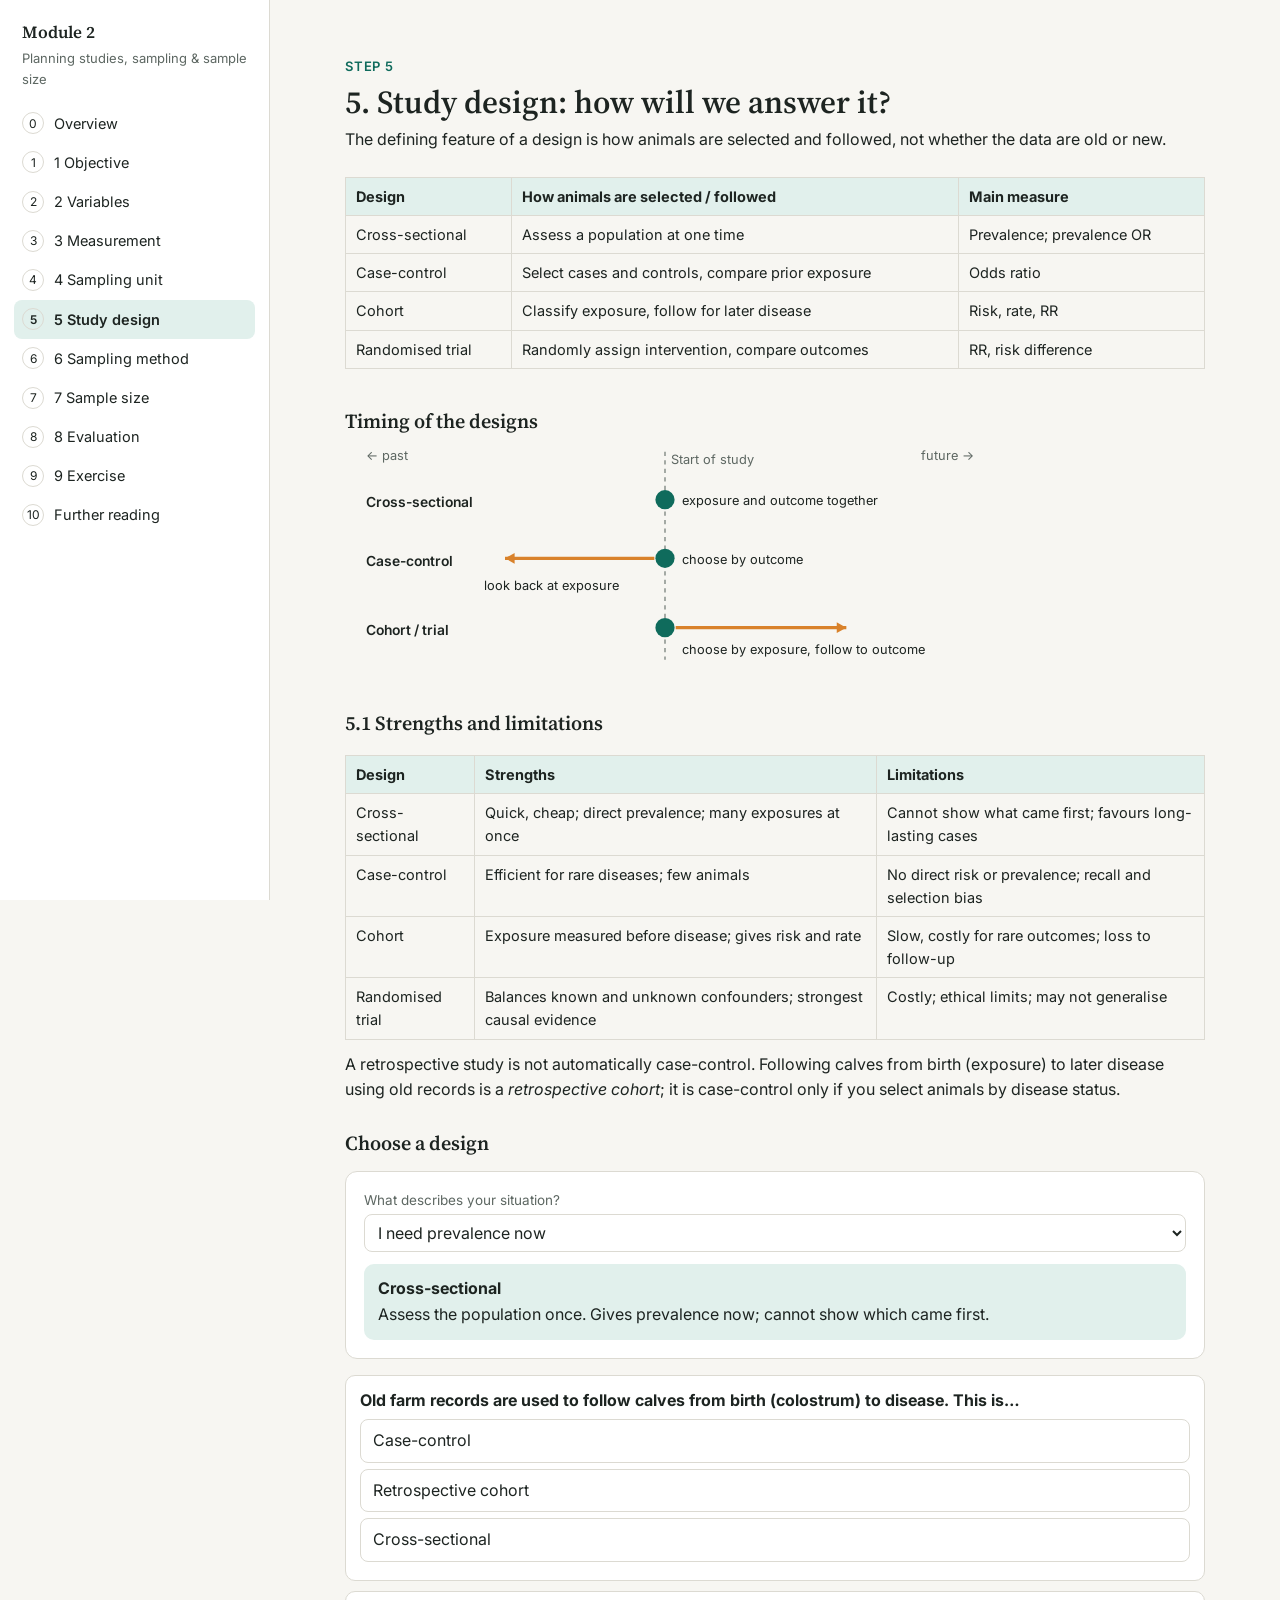
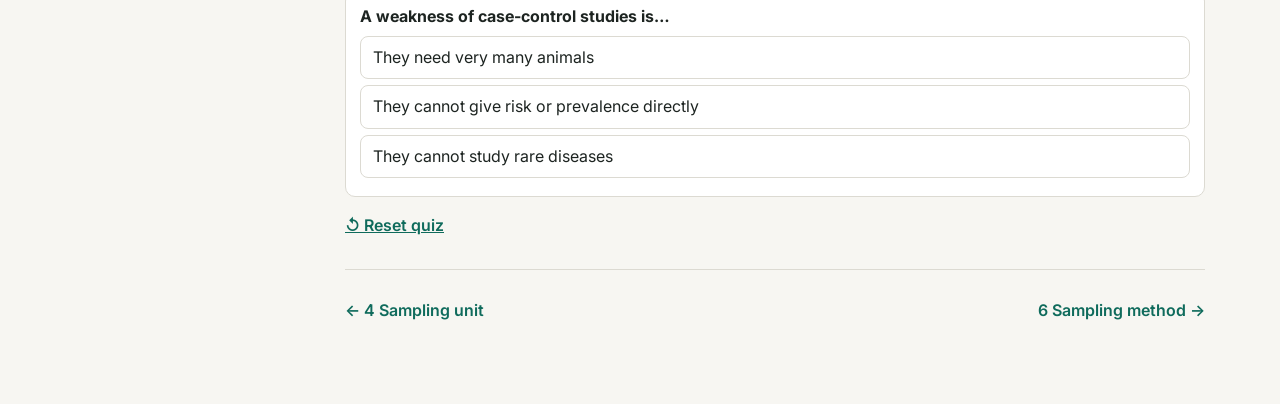
<file: 05-study-design.html>
<!doctype html>
<html lang="en"><head><meta charset="utf-8"><meta name="viewport" content="width=device-width,initial-scale=1">
<title>Module 2 · 5 Study design</title>
<link rel="preconnect" href="https://fonts.googleapis.com">
<link href="https://fonts.googleapis.com/css2?family=Inter:wght@400;500;600&family=Source+Serif+4:opsz,wght@8..60,500;8..60,600&display=swap" rel="stylesheet">
<link rel="stylesheet" href="style.css">
</head><body>
<div class="top"><button class="btn alt" id="menu" aria-label="Open contents">☰ Contents</button><b>Module 2</b></div>
<nav class="side" id="side" aria-label="Contents"><div class="brand">Module 2</div><div class="sub">Planning studies, sampling &amp; sample size</div><div id="nav"><a href="index.html"><span class="n">0</span>Overview</a><a href="01-objective.html"><span class="n">1</span>1 Objective</a><a href="02-variables.html"><span class="n">2</span>2 Variables</a><a href="03-measurement.html"><span class="n">3</span>3 Measurement</a><a href="04-sampling-unit.html"><span class="n">4</span>4 Sampling unit</a><a href="05-study-design.html" class="on" aria-current="page"><span class="n">5</span>5 Study design</a><a href="06-sampling-method.html"><span class="n">6</span>6 Sampling method</a><a href="07-sample-size.html"><span class="n">7</span>7 Sample size</a><a href="08-evaluation.html"><span class="n">8</span>8 Evaluation</a><a href="09-exercise.html"><span class="n">9</span>9 Exercise</a><a href="10-further-reading.html"><span class="n">10</span>Further reading</a></div></nav>
<main>
<section id="s5">
 <div class="kick">Step 5</div><h2>5. Study design: how will we answer it?</h2>
 <p>The defining feature of a design is how animals are selected and followed, not whether the data are old or new.</p>
 <div class="tw"><table><tr><th>Design</th><th>How animals are selected / followed</th><th>Main measure</th></tr>
 <tr><td>Cross-sectional</td><td>Assess a population at one time</td><td>Prevalence; prevalence OR</td></tr>
 <tr><td>Case-control</td><td>Select cases and controls, compare prior exposure</td><td>Odds ratio</td></tr>
 <tr><td>Cohort</td><td>Classify exposure, follow for later disease</td><td>Risk, rate, RR</td></tr>
 <tr><td>Randomised trial</td><td>Randomly assign intervention, compare outcomes</td><td>RR, risk difference</td></tr></table></div>
 <h3>Timing of the designs</h3>
 <svg viewBox="0 0 600 220" width="100%" role="img" aria-label="Timeline of study designs" style="max-width:640px">
  <line x1="300" y1="10" x2="300" y2="205" stroke="var(--muted)" stroke-dasharray="4 4"/><text x="306" y="22" font-size="12" fill="var(--muted)" style="fill:var(--muted)">Start of study</text>
  <text x="20" y="18" font-size="12" style="fill:var(--muted)">← past</text><text x="540" y="18" font-size="12" style="fill:var(--muted)">future →</text>
  <text x="20" y="62" font-size="13" font-weight="600">Cross-sectional</text><circle cx="300" cy="55" r="9" fill="var(--sel)"/><text x="316" y="60" font-size="12">exposure and outcome together</text>
  <text x="20" y="117" font-size="13" font-weight="600">Case-control</text><circle cx="300" cy="110" r="9" fill="var(--sel)"/><path d="M290 110H150" stroke="var(--s2)" stroke-width="3"/><path d="M150 110l9-5v10z" fill="var(--s2)"/><text x="130" y="140" font-size="12">look back at exposure</text><text x="316" y="115" font-size="12">choose by outcome</text>
  <text x="20" y="182" font-size="13" font-weight="600">Cohort / trial</text><circle cx="300" cy="175" r="9" fill="var(--sel)"/><path d="M310 175H470" stroke="var(--s2)" stroke-width="3"/><path d="M470 175l-9-5v10z" fill="var(--s2)"/><text x="316" y="200" font-size="12">choose by exposure, follow to outcome</text></svg>
 <h3>5.1 Strengths and limitations</h3>
 <div class="tw"><table><tr><th>Design</th><th>Strengths</th><th>Limitations</th></tr>
 <tr><td>Cross-sectional</td><td>Quick, cheap; direct prevalence; many exposures at once</td><td>Cannot show what came first; favours long-lasting cases</td></tr>
 <tr><td>Case-control</td><td>Efficient for rare diseases; few animals</td><td>No direct risk or prevalence; recall and selection bias</td></tr>
 <tr><td>Cohort</td><td>Exposure measured before disease; gives risk and rate</td><td>Slow, costly for rare outcomes; loss to follow-up</td></tr>
 <tr><td>Randomised trial</td><td>Balances known and unknown confounders; strongest causal evidence</td><td>Costly; ethical limits; may not generalise</td></tr></table></div>
 <p>A retrospective study is not automatically case-control. Following calves from birth (exposure) to later disease using old records is a <i>retrospective cohort</i>; it is case-control only if you select animals by disease status.</p>
 <h3>Choose a design</h3>
 <div class="card"><label for="dz">What describes your situation?</label>
 <select id="dz"><option value="0">I need prevalence now</option><option value="1">Disease is rare, exposure is common</option><option value="2">Exposure is rare, outcome fairly common, timing matters</option><option value="3">I can assign a treatment or management change</option></select>
 <div class="res" id="dzr" aria-live="polite"></div></div>
 <div id="q5"></div>
</section>
<div class="pn"><a href="04-sampling-unit.html">← 4 Sampling unit</a><a href="06-sampling-method.html">6 Sampling method →</a></div>
</main>
<script src="app.js"></script>
<script>
/* 5 design chooser */
const DZ=[['Cross-sectional','Assess the population once. Gives prevalence now; cannot show which came first.'],['Case-control','Efficient when disease is rare: select cases and controls, compare prior exposure. Measure: odds ratio.'],['Cohort','Classify exposure, follow forward for disease. Gives risk, rate and RR; slow if the outcome is rare.'],['Randomised trial','Randomly assign the intervention. Strongest causal evidence; costly with ethical limits.']];
const dz=()=>{const d=DZ[+$('#dz').value];$('#dzr').innerHTML=`<b>${d[0]}</b><br>${d[1]}`};$('#dz').onchange=dz;dz();

quiz('q5',[
 {q:'Old farm records are used to follow calves from birth (colostrum) to disease. This is…',o:['Case-control','Retrospective cohort','Cross-sectional'],a:1,w:'Selection by exposure and following forward = cohort, even with old data.'},
 {q:'A weakness of case-control studies is…',o:['They need very many animals','They cannot give risk or prevalence directly','They cannot study rare diseases'],a:1,w:'Investigators fix the numbers of cases and controls.'}]);

</script>
</body></html>
</file>
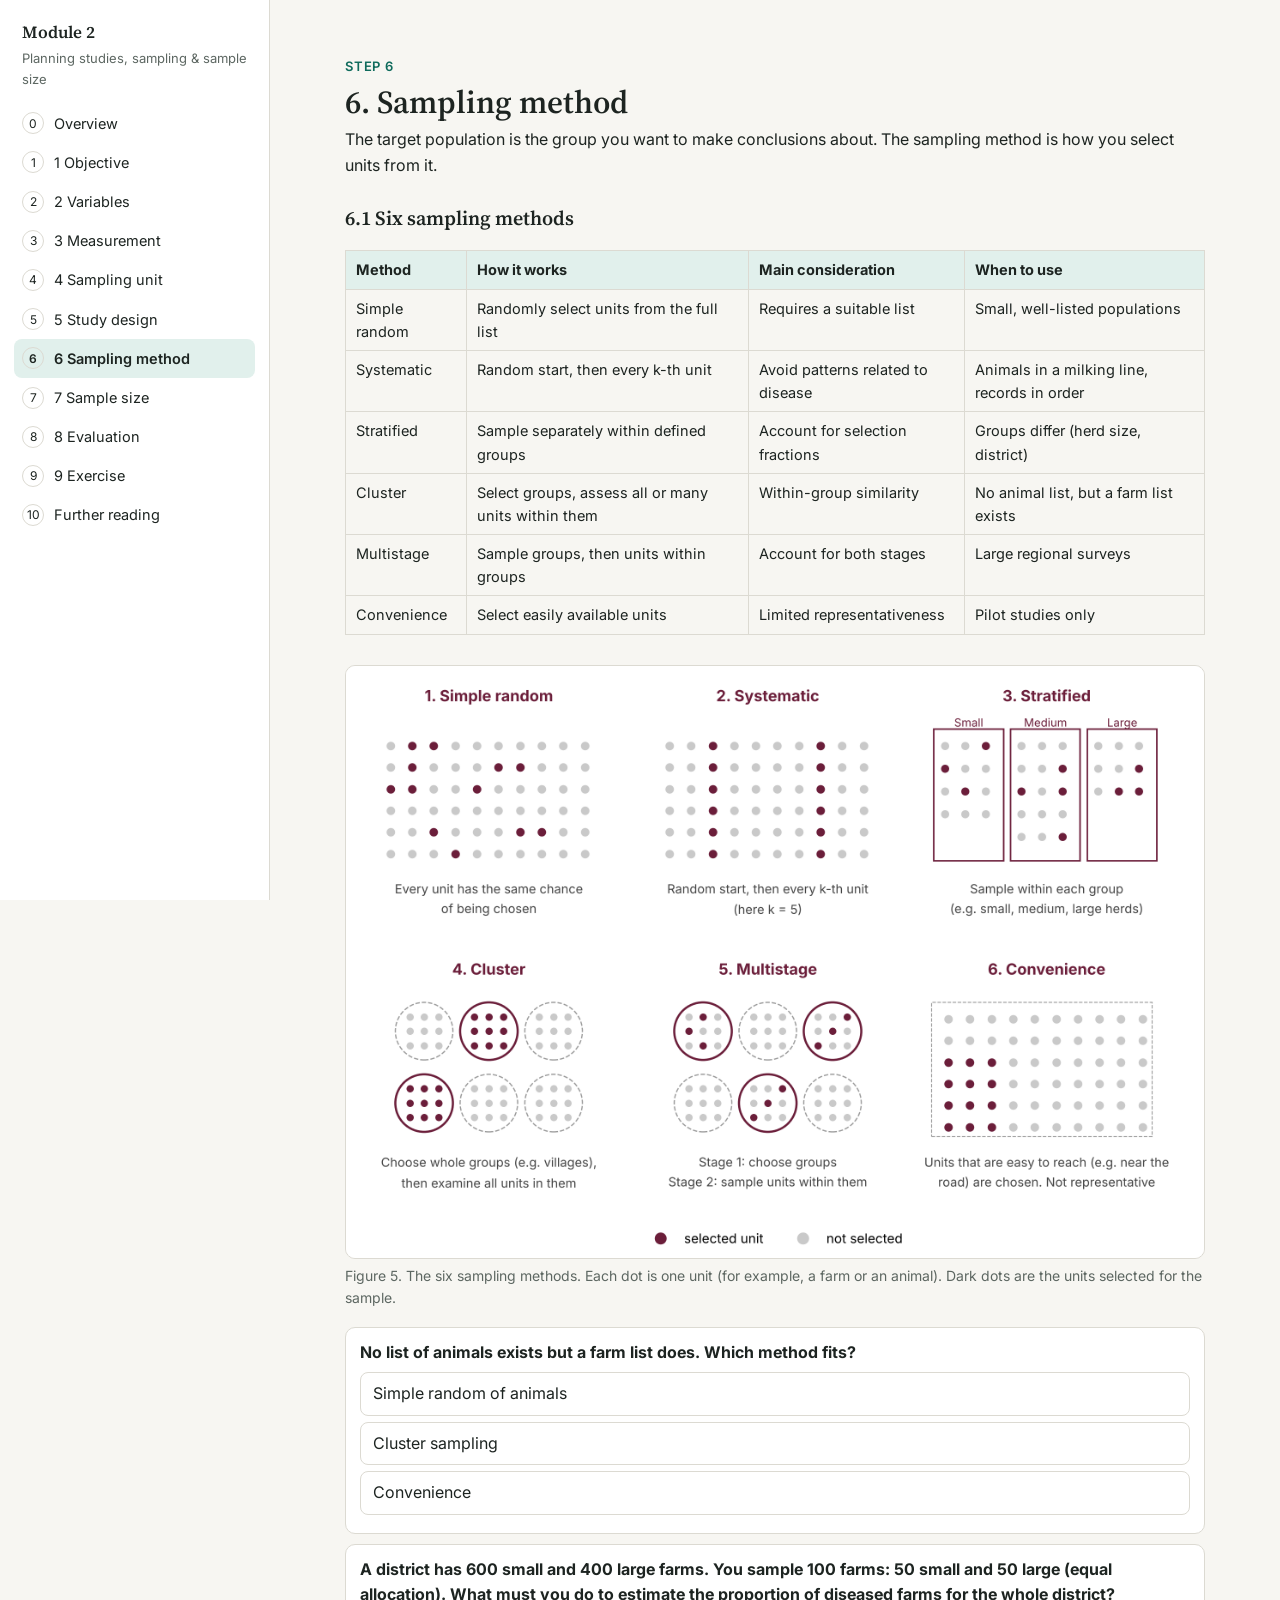
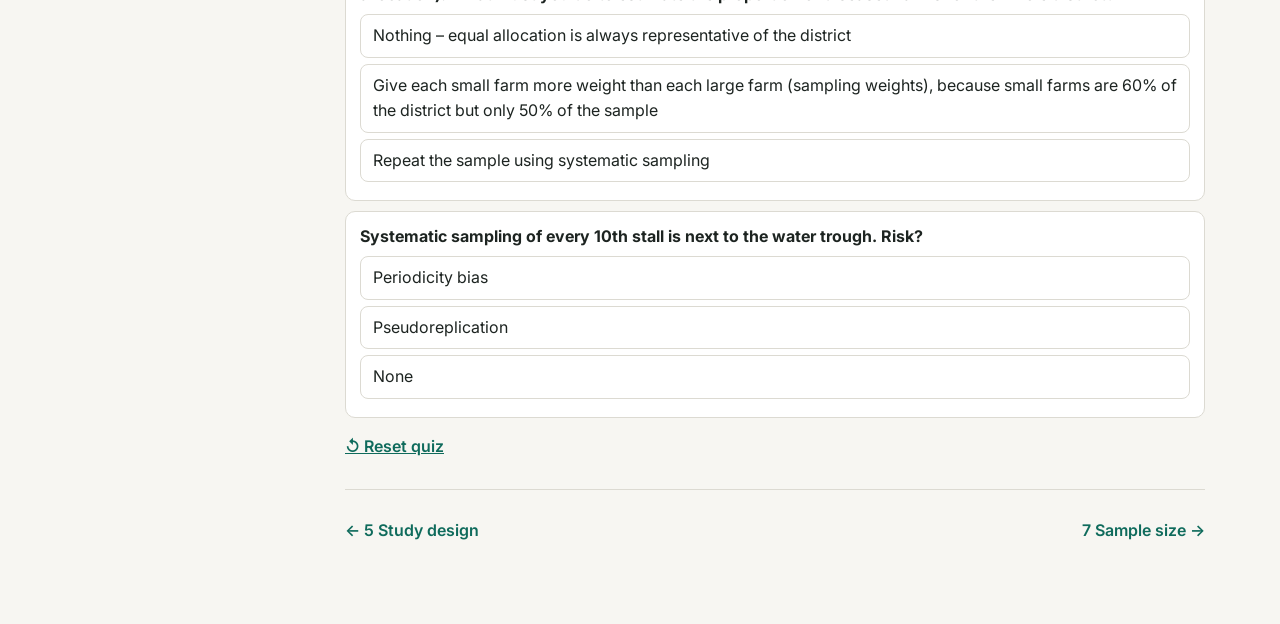
<file: 06-sampling-method.html>
<!doctype html>
<html lang="en"><head><meta charset="utf-8"><meta name="viewport" content="width=device-width,initial-scale=1">
<title>Module 2 · 6 Sampling method</title>
<link rel="preconnect" href="https://fonts.googleapis.com">
<link href="https://fonts.googleapis.com/css2?family=Inter:wght@400;500;600&family=Source+Serif+4:opsz,wght@8..60,500;8..60,600&display=swap" rel="stylesheet">
<link rel="stylesheet" href="style.css">
</head><body>
<div class="top"><button class="btn alt" id="menu" aria-label="Open contents">☰ Contents</button><b>Module 2</b></div>
<nav class="side" id="side" aria-label="Contents"><div class="brand">Module 2</div><div class="sub">Planning studies, sampling &amp; sample size</div><div id="nav"><a href="index.html"><span class="n">0</span>Overview</a><a href="01-objective.html"><span class="n">1</span>1 Objective</a><a href="02-variables.html"><span class="n">2</span>2 Variables</a><a href="03-measurement.html"><span class="n">3</span>3 Measurement</a><a href="04-sampling-unit.html"><span class="n">4</span>4 Sampling unit</a><a href="05-study-design.html"><span class="n">5</span>5 Study design</a><a href="06-sampling-method.html" class="on" aria-current="page"><span class="n">6</span>6 Sampling method</a><a href="07-sample-size.html"><span class="n">7</span>7 Sample size</a><a href="08-evaluation.html"><span class="n">8</span>8 Evaluation</a><a href="09-exercise.html"><span class="n">9</span>9 Exercise</a><a href="10-further-reading.html"><span class="n">10</span>Further reading</a></div></nav>
<main>
<section id="s6">
 <div class="kick">Step 6</div><h2>6. Sampling method</h2>
 <p>The target population is the group you want to make conclusions about. The sampling method is how you select units from it.</p>
 <h3>6.1 Six sampling methods</h3>
 <div class="tw"><table><tr><th>Method</th><th>How it works</th><th>Main consideration</th><th>When to use</th></tr>
 <tr><td>Simple random</td><td>Randomly select units from the full list</td><td>Requires a suitable list</td><td>Small, well-listed populations</td></tr>
 <tr><td>Systematic</td><td>Random start, then every k-th unit</td><td>Avoid patterns related to disease</td><td>Animals in a milking line, records in order</td></tr>
 <tr><td>Stratified</td><td>Sample separately within defined groups</td><td>Account for selection fractions</td><td>Groups differ (herd size, district)</td></tr>
 <tr><td>Cluster</td><td>Select groups, assess all or many units within them</td><td>Within-group similarity</td><td>No animal list, but a farm list exists</td></tr>
 <tr><td>Multistage</td><td>Sample groups, then units within groups</td><td>Account for both stages</td><td>Large regional surveys</td></tr>
 <tr><td>Convenience</td><td>Select easily available units</td><td>Limited representativeness</td><td>Pilot studies only</td></tr></table></div>
 <figure><img src="fig_sampling.png" alt="Six sampling methods illustrated with selected and unselected units" loading="lazy"><figcaption>Figure 5. The six sampling methods. Each dot is one unit (for example, a farm or an animal). Dark dots are the units selected for the sample.</figcaption></figure>
 <div id="q6"></div>
</section>
<div class="pn"><a href="05-study-design.html">← 5 Study design</a><a href="07-sample-size.html">7 Sample size →</a></div>
</main>
<script src="app.js"></script>
<script>
quiz('q6',[
 {q:'No list of animals exists but a farm list does. Which method fits?',o:['Simple random of animals','Cluster sampling','Convenience'],a:1,w:'Select farms, then assess animals within them.'},
  {q:'A district has 600 small and 400 large farms. You sample 100 farms: 50 small and 50 large (equal allocation). What must you do to estimate the proportion of diseased farms for the whole district?',o:['Nothing – equal allocation is always representative of the district','Give each small farm more weight than each large farm (sampling weights), because small farms are 60% of the district but only 50% of the sample','Repeat the sample using systematic sampling'],a:1,w:'Small farms are under-represented (50% of the sample vs 60% of the district), so weights are needed. With proportional allocation (60 + 40) no weights are needed.'},
 {q:'Systematic sampling of every 10th stall is next to the water trough. Risk?',o:['Periodicity bias','Pseudoreplication','None'],a:0,w:'Patterns in the list that match k can bias the sample.'}]);

</script>
</body></html>
</file>
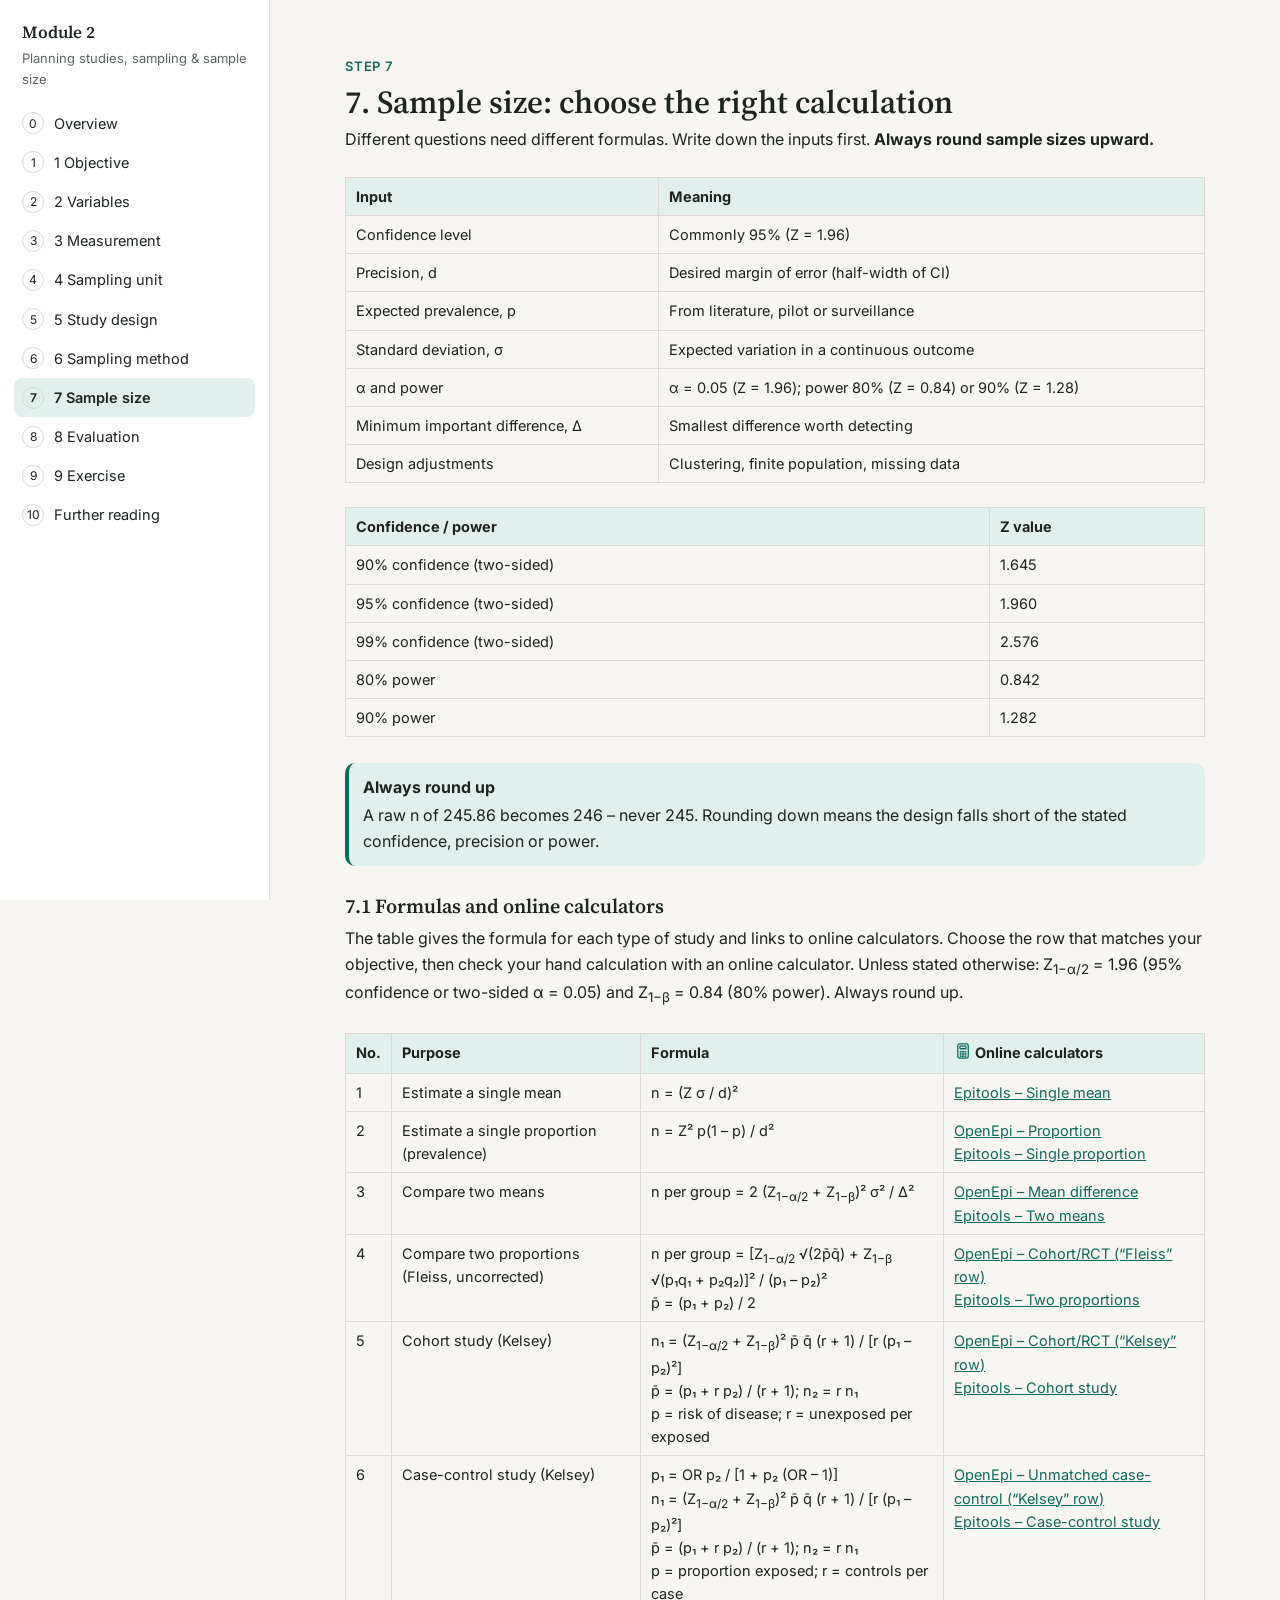
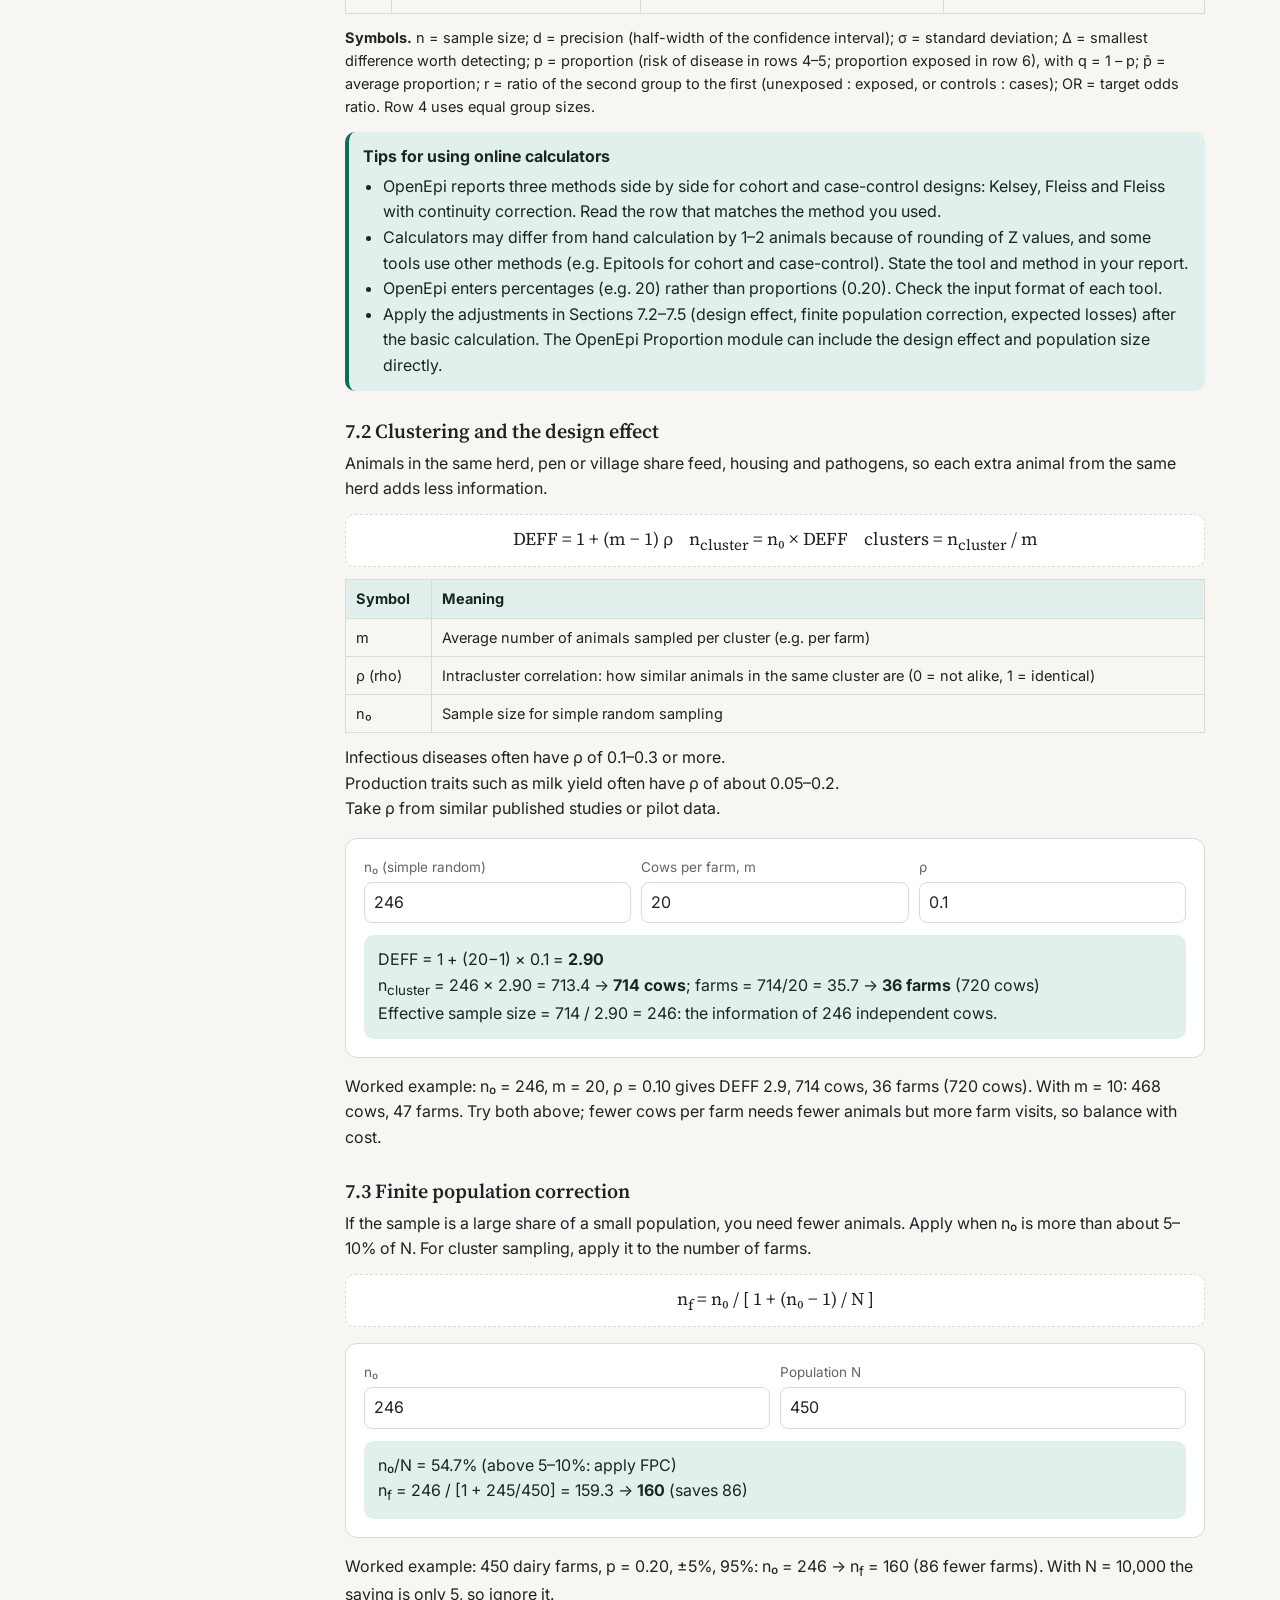
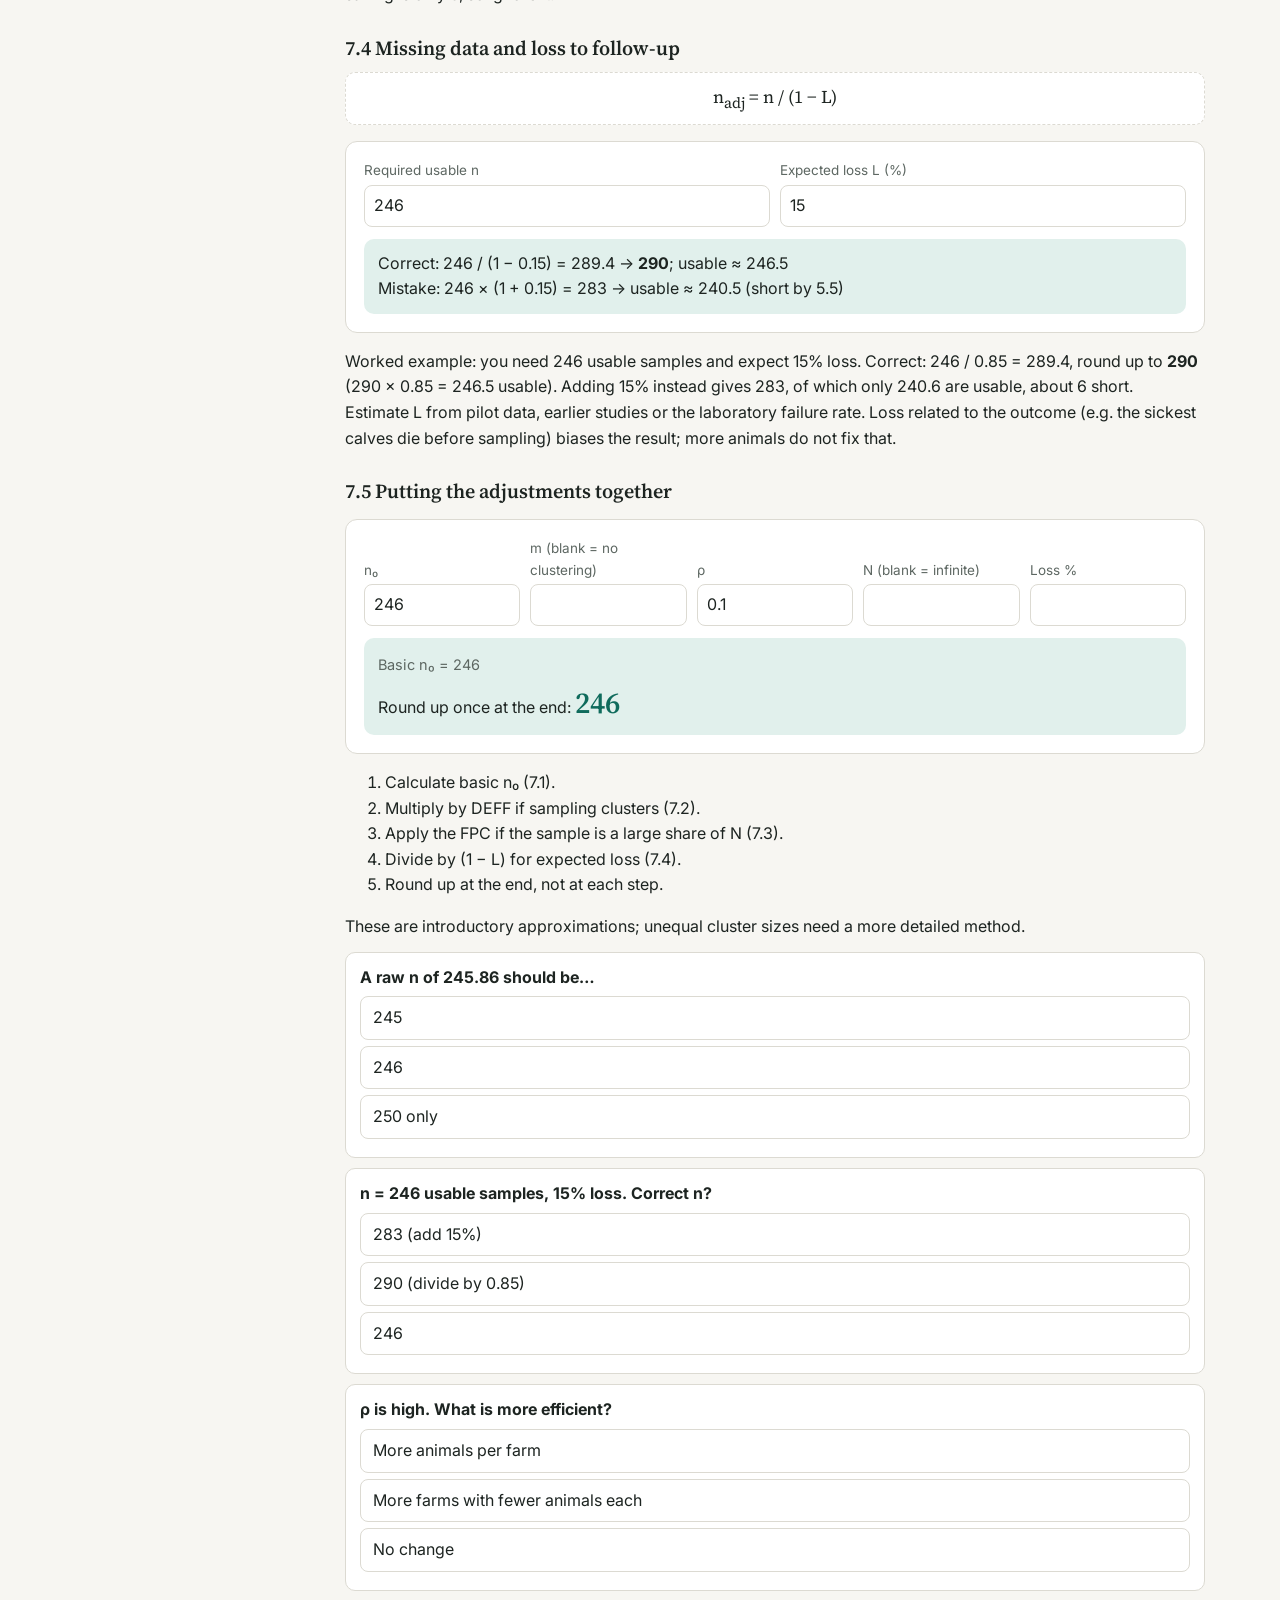
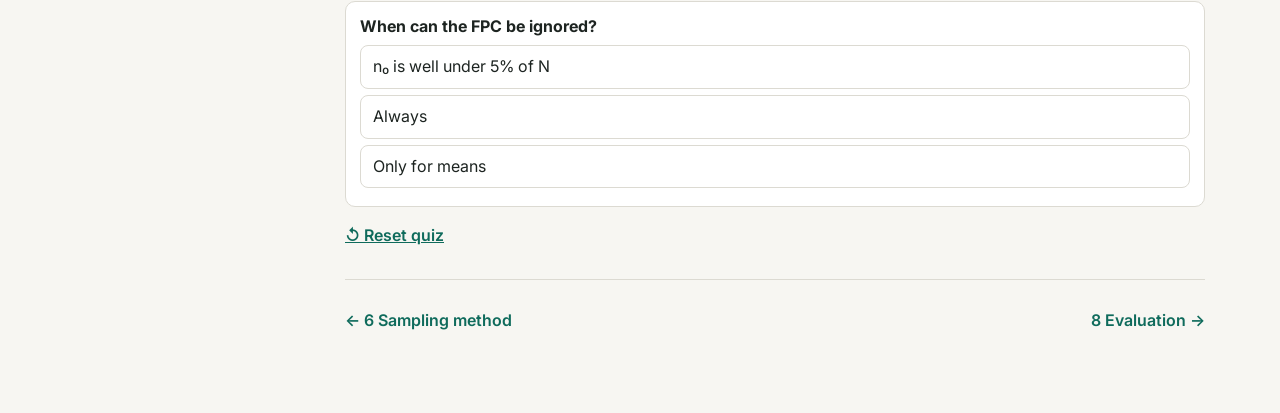
<file: 07-sample-size.html>
<!doctype html>
<html lang="en"><head><meta charset="utf-8"><meta name="viewport" content="width=device-width,initial-scale=1">
<title>Module 2 · 7 Sample size</title>
<link rel="preconnect" href="https://fonts.googleapis.com">
<link href="https://fonts.googleapis.com/css2?family=Inter:wght@400;500;600&family=Source+Serif+4:opsz,wght@8..60,500;8..60,600&display=swap" rel="stylesheet">
<link rel="stylesheet" href="style.css">
</head><body>
<div class="top"><button class="btn alt" id="menu" aria-label="Open contents">☰ Contents</button><b>Module 2</b></div>
<nav class="side" id="side" aria-label="Contents"><div class="brand">Module 2</div><div class="sub">Planning studies, sampling &amp; sample size</div><div id="nav"><a href="index.html"><span class="n">0</span>Overview</a><a href="01-objective.html"><span class="n">1</span>1 Objective</a><a href="02-variables.html"><span class="n">2</span>2 Variables</a><a href="03-measurement.html"><span class="n">3</span>3 Measurement</a><a href="04-sampling-unit.html"><span class="n">4</span>4 Sampling unit</a><a href="05-study-design.html"><span class="n">5</span>5 Study design</a><a href="06-sampling-method.html"><span class="n">6</span>6 Sampling method</a><a href="07-sample-size.html" class="on" aria-current="page"><span class="n">7</span>7 Sample size</a><a href="08-evaluation.html"><span class="n">8</span>8 Evaluation</a><a href="09-exercise.html"><span class="n">9</span>9 Exercise</a><a href="10-further-reading.html"><span class="n">10</span>Further reading</a></div></nav>
<main>
<section id="s7">
 <div class="kick">Step 7</div><h2>7. Sample size: choose the right calculation</h2>
 <p>Different questions need different formulas. Write down the inputs first. <b>Always round sample sizes upward.</b></p>
 <div class="tw"><table><tr><th>Input</th><th>Meaning</th></tr>
 <tr><td>Confidence level</td><td>Commonly 95% (Z = 1.96)</td></tr><tr><td>Precision, d</td><td>Desired margin of error (half-width of CI)</td></tr>
 <tr><td>Expected prevalence, p</td><td>From literature, pilot or surveillance</td></tr><tr><td>Standard deviation, σ</td><td>Expected variation in a continuous outcome</td></tr>
 <tr><td>α and power</td><td>α = 0.05 (Z = 1.96); power 80% (Z = 0.84) or 90% (Z = 1.28)</td></tr>
 <tr><td>Minimum important difference, Δ</td><td>Smallest difference worth detecting</td></tr>
 <tr><td>Design adjustments</td><td>Clustering, finite population, missing data</td></tr></table></div>
 <div class="tw"><table><tr><th>Confidence / power</th><th>Z value</th></tr><tr><td>90% confidence (two-sided)</td><td>1.645</td></tr><tr><td>95% confidence (two-sided)</td><td>1.960</td></tr><tr><td>99% confidence (two-sided)</td><td>2.576</td></tr><tr><td>80% power</td><td>0.842</td></tr><tr><td>90% power</td><td>1.282</td></tr></table></div>
 <div class="tip"><b>Always round up</b>A raw n of 245.86 becomes 246 – never 245. Rounding down means the design falls short of the stated confidence, precision or power.</div>
 <h3 id="s7-1">7.1 Formulas and online calculators</h3>
 <p>The table gives the formula for each type of study and links to online calculators. Choose the row that matches your objective, then check your hand calculation with an online calculator. Unless stated otherwise: Z<sub>1−α/2</sub> = 1.96 (95% confidence or two-sided α = 0.05) and Z<sub>1−β</sub> = 0.84 (80% power). Always round up.</p>
 <div class="tw"><table><tr><th>No.</th><th>Purpose</th><th>Formula</th><th><span class="ci"><svg viewBox="0 0 24 24" width="30" height="30" fill="none" stroke="currentColor" stroke-width="1.7" stroke-linecap="round" stroke-linejoin="round" aria-hidden="true"><rect x="5" y="2.5" width="14" height="19" rx="2.5"/><rect x="8" y="5.5" width="8" height="3.5" rx=".8"/><circle cx="8.8" cy="13" r=".6" fill="currentColor"/><circle cx="12" cy="13" r=".6" fill="currentColor"/><circle cx="15.2" cy="13" r=".6" fill="currentColor"/><circle cx="8.8" cy="16" r=".6" fill="currentColor"/><circle cx="12" cy="16" r=".6" fill="currentColor"/><circle cx="15.2" cy="16" r=".6" fill="currentColor"/><circle cx="8.8" cy="19" r=".6" fill="currentColor"/><circle cx="12" cy="19" r=".6" fill="currentColor"/><circle cx="15.2" cy="19" r=".6" fill="currentColor"/></svg></span> Online calculators</th></tr><tr><td>1</td><td>Estimate a single mean</td><td>n = (Z σ / d)²</td><td><a href="https://epitools.ausvet.com.au/onemean" target="_blank" rel="noopener">Epitools – Single mean</a></td></tr><tr><td>2</td><td>Estimate a single proportion (prevalence)</td><td>n = Z² p(1 – p) / d²</td><td><a href="https://www.openepi.com/SampleSize/SSPropor.htm" target="_blank" rel="noopener">OpenEpi – Proportion</a><br><a href="https://epitools.ausvet.com.au/oneproportion" target="_blank" rel="noopener">Epitools – Single proportion</a></td></tr><tr><td>3</td><td>Compare two means</td><td>n per group = 2 (Z<sub>1−α/2</sub> + Z<sub>1−β</sub>)² σ² / Δ²</td><td><a href="https://www.openepi.com/SampleSize/SSMean.htm" target="_blank" rel="noopener">OpenEpi – Mean difference</a><br><a href="https://epitools.ausvet.com.au/twomeansone" target="_blank" rel="noopener">Epitools – Two means</a></td></tr><tr><td>4</td><td>Compare two proportions (Fleiss, uncorrected)</td><td>n per group = [Z<sub>1−α/2</sub> √(2p̄q̄) + Z<sub>1−β</sub> √(p₁q₁ + p₂q₂)]² / (p₁ – p₂)²<br>p̄ = (p₁ + p₂) / 2</td><td><a href="https://www.openepi.com/SampleSize/SSCohort.htm" target="_blank" rel="noopener">OpenEpi – Cohort/RCT (“Fleiss” row)</a><br><a href="https://epitools.ausvet.com.au/twoproportions" target="_blank" rel="noopener">Epitools – Two proportions</a></td></tr><tr><td>5</td><td>Cohort study (Kelsey)</td><td>n₁ = (Z<sub>1−α/2</sub> + Z<sub>1−β</sub>)² p̄ q̄ (r + 1) / [r (p₁ – p₂)²]<br>p̄ = (p₁ + r p₂) / (r + 1); n₂ = r n₁<br>p = risk of disease; r = unexposed per exposed</td><td><a href="https://www.openepi.com/SampleSize/SSCohort.htm" target="_blank" rel="noopener">OpenEpi – Cohort/RCT (“Kelsey” row)</a><br><a href="https://epitools.ausvet.com.au/cohortss" target="_blank" rel="noopener">Epitools – Cohort study</a></td></tr><tr><td>6</td><td>Case-control study (Kelsey)</td><td>p₁ = OR p₂ / [1 + p₂ (OR – 1)]<br>n₁ = (Z<sub>1−α/2</sub> + Z<sub>1−β</sub>)² p̄ q̄ (r + 1) / [r (p₁ – p₂)²]<br>p̄ = (p₁ + r p₂) / (r + 1); n₂ = r n₁<br>p = proportion exposed; r = controls per case</td><td><a href="https://www.openepi.com/SampleSize/SSCC.htm" target="_blank" rel="noopener">OpenEpi – Unmatched case-control (“Kelsey” row)</a><br><a href="https://epitools.ausvet.com.au/casecontrolss" target="_blank" rel="noopener">Epitools – Case-control study</a></td></tr></table></div>
 <p style="font-size:14.5px"><b>Symbols.</b> n = sample size; d = precision (half-width of the confidence interval); σ = standard deviation; Δ = smallest difference worth detecting; p = proportion (risk of disease in rows 4–5; proportion exposed in row 6), with q = 1 – p; p̄ = average proportion; r = ratio of the second group to the first (unexposed : exposed, or controls : cases); OR = target odds ratio. Row 4 uses equal group sizes.</p>
 <div class="tip"><b>Tips for using online calculators</b>
 <ul style="margin:4px 0 0;padding-left:20px"><li>OpenEpi reports three methods side by side for cohort and case-control designs: Kelsey, Fleiss and Fleiss with continuity correction. Read the row that matches the method you used.</li>
 <li>Calculators may differ from hand calculation by 1–2 animals because of rounding of Z values, and some tools use other methods (e.g. Epitools for cohort and case-control). State the tool and method in your report.</li>
 <li>OpenEpi enters percentages (e.g. 20) rather than proportions (0.20). Check the input format of each tool.</li>
 <li>Apply the adjustments in Sections 7.2–7.5 (design effect, finite population correction, expected losses) after the basic calculation. The OpenEpi Proportion module can include the design effect and population size directly.</li></ul></div>
 <h3 id="s7-2">7.2 Clustering and the design effect</h3>
 <p>Animals in the same herd, pen or village share feed, housing and pathogens, so each extra animal from the same herd adds less information.</p>
 <div class="f">DEFF = 1 + (m − 1) ρ &nbsp;&nbsp; n<sub>cluster</sub> = n₀ × DEFF &nbsp;&nbsp; clusters = n<sub>cluster</sub> / m</div>
 <table><tr><th>Symbol</th><th>Meaning</th></tr><tr><td>m</td><td>Average number of animals sampled per cluster (e.g. per farm)</td></tr><tr><td>ρ (rho)</td><td>Intracluster correlation: how similar animals in the same cluster are (0 = not alike, 1 = identical)</td></tr><tr><td>n₀</td><td>Sample size for simple random sampling</td></tr></table>
 <p>Infectious diseases often have ρ of 0.1–0.3 or more.<br>Production traits such as milk yield often have ρ of about 0.05–0.2.<br>Take ρ from similar published studies or pilot data.</p>
 <div class="card"><div class="row"><div><label>n₀ (simple random)</label><input type="number" id="dk_n" value="246"></div><div><label>Cows per farm, m</label><input type="number" id="dk_m" value="20"></div><div><label>ρ</label><input type="number" id="dk_r" value="0.1" step="0.01"></div></div><div class="res" id="dk_o" aria-live="polite"></div></div>
 <p>Worked example: n₀ = 246, m = 20, ρ = 0.10 gives DEFF 2.9, 714 cows, 36 farms (720 cows). With m = 10: 468 cows, 47 farms. Try both above; fewer cows per farm needs fewer animals but more farm visits, so balance with cost.</p>

 <h3 id="s7-3">7.3 Finite population correction</h3>
 <p>If the sample is a large share of a small population, you need fewer animals. Apply when n₀ is more than about 5–10% of N. For cluster sampling, apply it to the number of farms.</p>
 <div class="f">n<sub>f</sub> = n₀ / [ 1 + (n₀ − 1) / N ]</div>
 <div class="card"><div class="row"><div><label>n₀</label><input type="number" id="fp_n" value="246"></div><div><label>Population N</label><input type="number" id="fp_N" value="450"></div></div><div class="res" id="fp_o" aria-live="polite"></div></div>
 <p>Worked example: 450 dairy farms, p = 0.20, ±5%, 95%: n₀ = 246 → n<sub>f</sub> = 160 (86 fewer farms). With N = 10,000 the saving is only 5, so ignore it.</p>

 <h3 id="s7-4">7.4 Missing data and loss to follow-up</h3>
 <div class="f">n<sub>adj</sub> = n / (1 − L)</div>
 <div class="card"><div class="row"><div><label>Required usable n</label><input type="number" id="ls_n" value="246"></div><div><label>Expected loss L (%)</label><input type="number" id="ls_L" value="15"></div></div><div class="res" id="ls_o" aria-live="polite"></div></div>

 <p>Worked example: you need 246 usable samples and expect 15% loss. Correct: 246 / 0.85 = 289.4, round up to <b>290</b> (290 × 0.85 = 246.5 usable). Adding 15% instead gives 283, of which only 240.6 are usable, about 6 short.<br>Estimate L from pilot data, earlier studies or the laboratory failure rate. Loss related to the outcome (e.g. the sickest calves die before sampling) biases the result; more animals do not fix that.</p>
 <h3>7.5 Putting the adjustments together</h3>
 <div class="card"><div class="row"><div><label>n₀</label><input type="number" id="ad_n" value="246"></div><div><label>m (blank = no clustering)</label><input type="number" id="ad_m" value=""></div><div><label>ρ</label><input type="number" id="ad_r" value="0.1" step="0.01"></div><div><label>N (blank = infinite)</label><input type="number" id="ad_N" value=""></div><div><label>Loss % </label><input type="number" id="ad_L" value=""></div></div><div class="res" id="ad_o" aria-live="polite"></div></div>
 <ol><li>Calculate basic n₀ (7.1).</li><li>Multiply by DEFF if sampling clusters (7.2).</li><li>Apply the FPC if the sample is a large share of N (7.3).</li><li>Divide by (1 − L) for expected loss (7.4).</li><li>Round up at the end, not at each step.</li></ol>
 <p>These are introductory approximations; unequal cluster sizes need a more detailed method.</p>
 <div id="q7"></div>
</section>
<div class="pn"><a href="06-sampling-method.html">← 6 Sampling method</a><a href="08-evaluation.html">8 Evaluation →</a></div>
</main>
<script src="app.js"></script>
<script>
quiz('q7',[
 {q:'A raw n of 245.86 should be…',o:['245','246','250 only'],a:1,w:'Always round up.'},
 {q:'n = 246 usable samples, 15% loss. Correct n?',o:['283 (add 15%)','290 (divide by 0.85)','246'],a:1,w:'246 / 0.85 = 289.4 → 290. Adding 15% leaves you short.'},
 {q:'ρ is high. What is more efficient?',o:['More animals per farm','More farms with fewer animals each','No change'],a:1,w:'Extra animals from the same farm add little information.'},
 {q:'When can the FPC be ignored?',o:['n₀ is well under 5% of N','Always','Only for means'],a:0,w:'With N = 10,000 and n₀ = 246 the saving is 5 farms.'}]);
function dk(){const n=num('dk_n'),m=num('dk_m'),r=num('dk_r'),D=1+(m-1)*r,nc=up(n*D),farms=up(nc/m);$('#dk_o').innerHTML=`DEFF = 1 + (${m}−1) × ${r} = <b>${fx(D,2)}</b><br>n<sub>cluster</sub> = ${n} × ${fx(D,2)} = ${fx(n*D,1)} → <b>${nc} cows</b>; farms = ${nc}/${m} = ${fx(nc/m,1)} → <b>${farms} farms</b> (${farms*m} cows)<br>Effective sample size = ${nc} / ${fx(D,2)} = ${fx(nc/D,0)}: the information of ${fx(nc/D,0)} independent cows.`}
['dk_n','dk_m','dk_r'].forEach(i=>$('#'+i).oninput=dk);dk();
function fp(){const n=num('fp_n'),N=num('fp_N'),f=n/(1+(n-1)/N);$('#fp_o').innerHTML=`n₀/N = ${fx(n/N*100,1)}% ${n/N>.05?'(above 5–10%: apply FPC)':'(small: FPC changes little)'}<br>n<sub>f</sub> = ${n} / [1 + ${n-1}/${N}] = ${fx(f,1)} → <b>${up(f)}</b> (saves ${n-up(f)})`}
['fp_n','fp_N'].forEach(i=>$('#'+i).oninput=fp);fp();
function ls(){const n=num('ls_n'),Lo=num('ls_L')/100,a=n/(1-Lo),w=n*(1+Lo);$('#ls_o').innerHTML=`Correct: ${n} / (1 − ${Lo}) = ${fx(a,1)} → <b>${up(a)}</b>; usable ≈ ${fx(up(a)*(1-Lo),1)}<br>Mistake: ${n} × (1 + ${Lo}) = ${up(w)} → usable ≈ ${fx(up(w)*(1-Lo),1)} (${up(w)*(1-Lo)<n?'short by '+fx(n-up(w)*(1-Lo),1):'enough'})`}
['ls_n','ls_L'].forEach(i=>$('#'+i).oninput=ls);ls();
function ad(){let n=num('ad_n');const m=num('ad_m'),r=num('ad_r'),N=num('ad_N'),Lo=num('ad_L')/100;const s=[`Basic n₀ = ${n}`];
 if(m>0&&r>=0){const D=1+(m-1)*r;n*=D;s.push(`× DEFF ${fx(D,2)} → ${fx(n,1)}`)}
 if(N>0){n=n/(1+(n-1)/N);s.push(`FPC with N = ${N} → ${fx(n,1)}`)}
 if(Lo>0){n=n/(1-Lo);s.push(`÷ (1 − ${Lo}) → ${fx(n,1)}`)}
 const t=up(n);$('#ad_o').innerHTML=`<ul class="steps" style="margin:0 0 6px">${s.map(x=>`<li>${x}</li>`).join('')}</ul>Round up once at the end: <span class="big">${t}</span>${m>0?` (${up(t/m)} clusters of ${m} = ${up(t/m)*m})`:''}`}
['ad_n','ad_m','ad_r','ad_N','ad_L'].forEach(i=>$('#'+i).oninput=ad);ad();



</script>
</body></html>
</file>
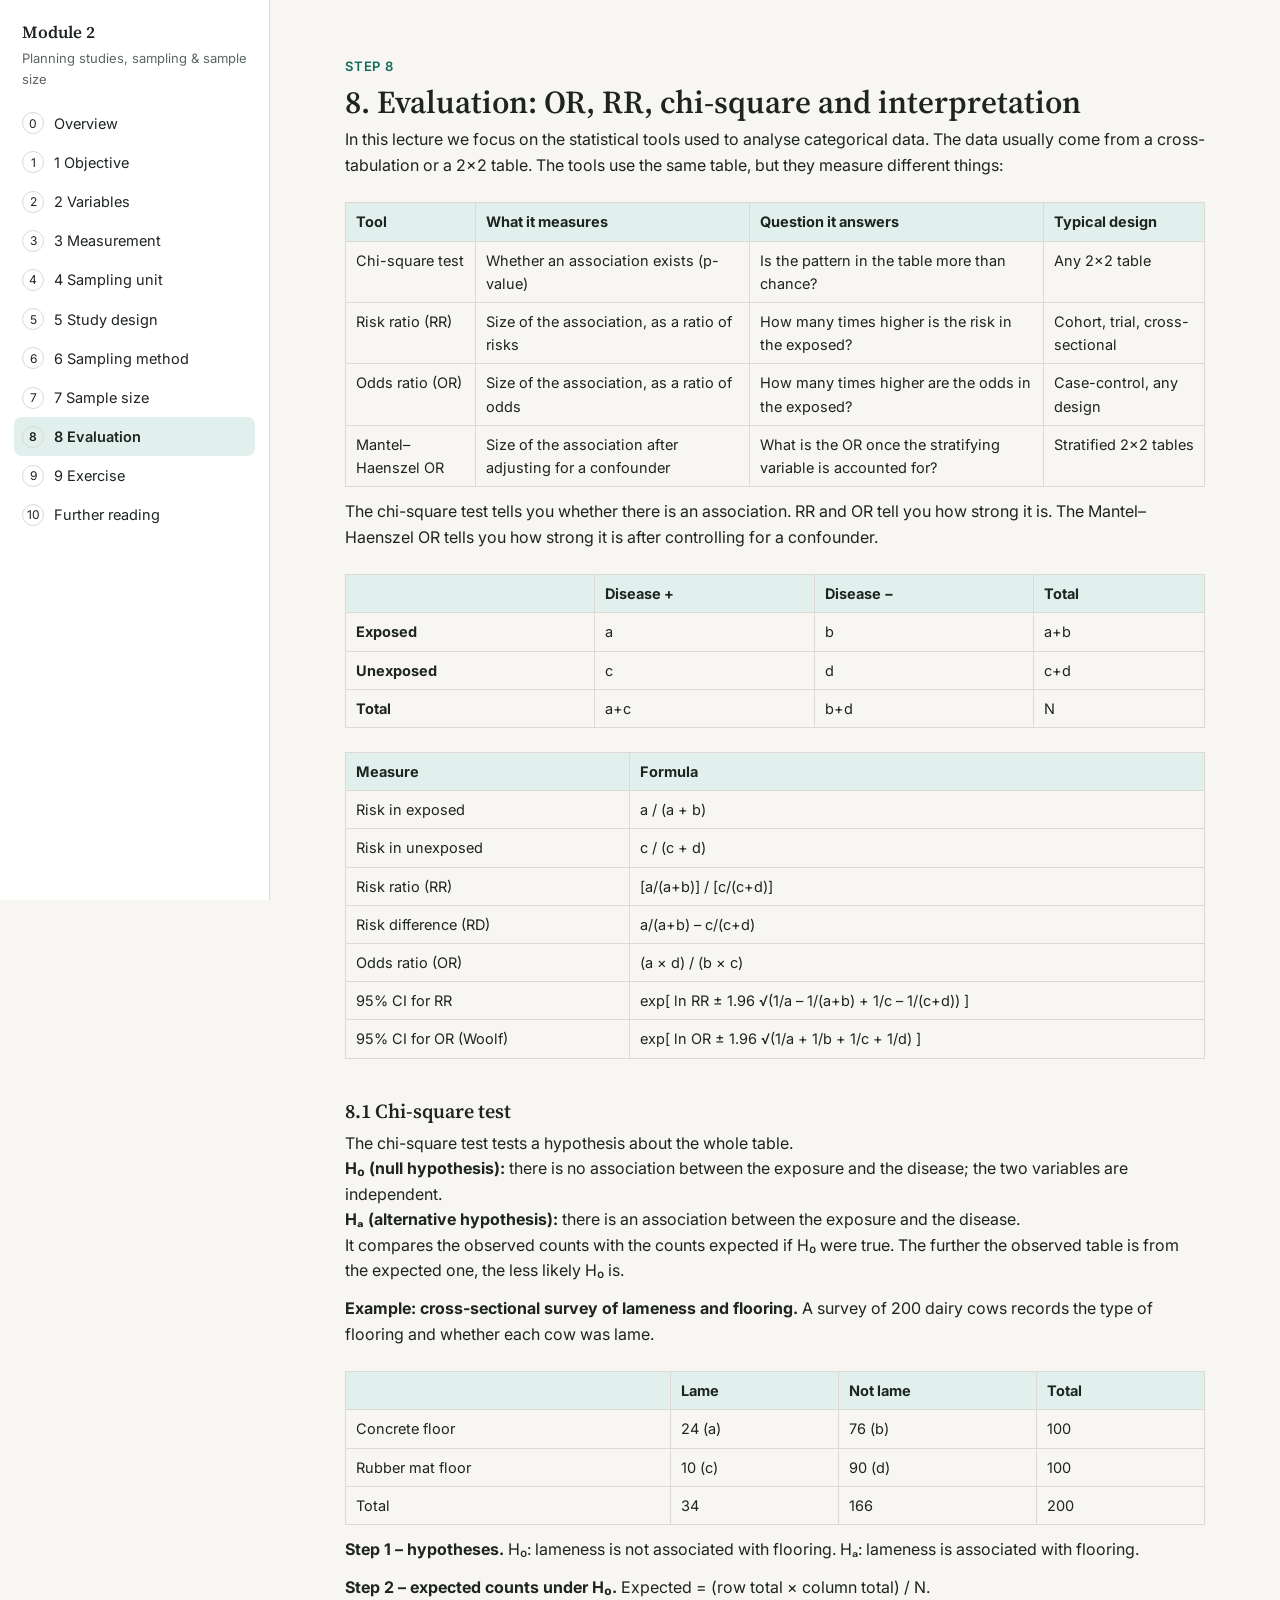
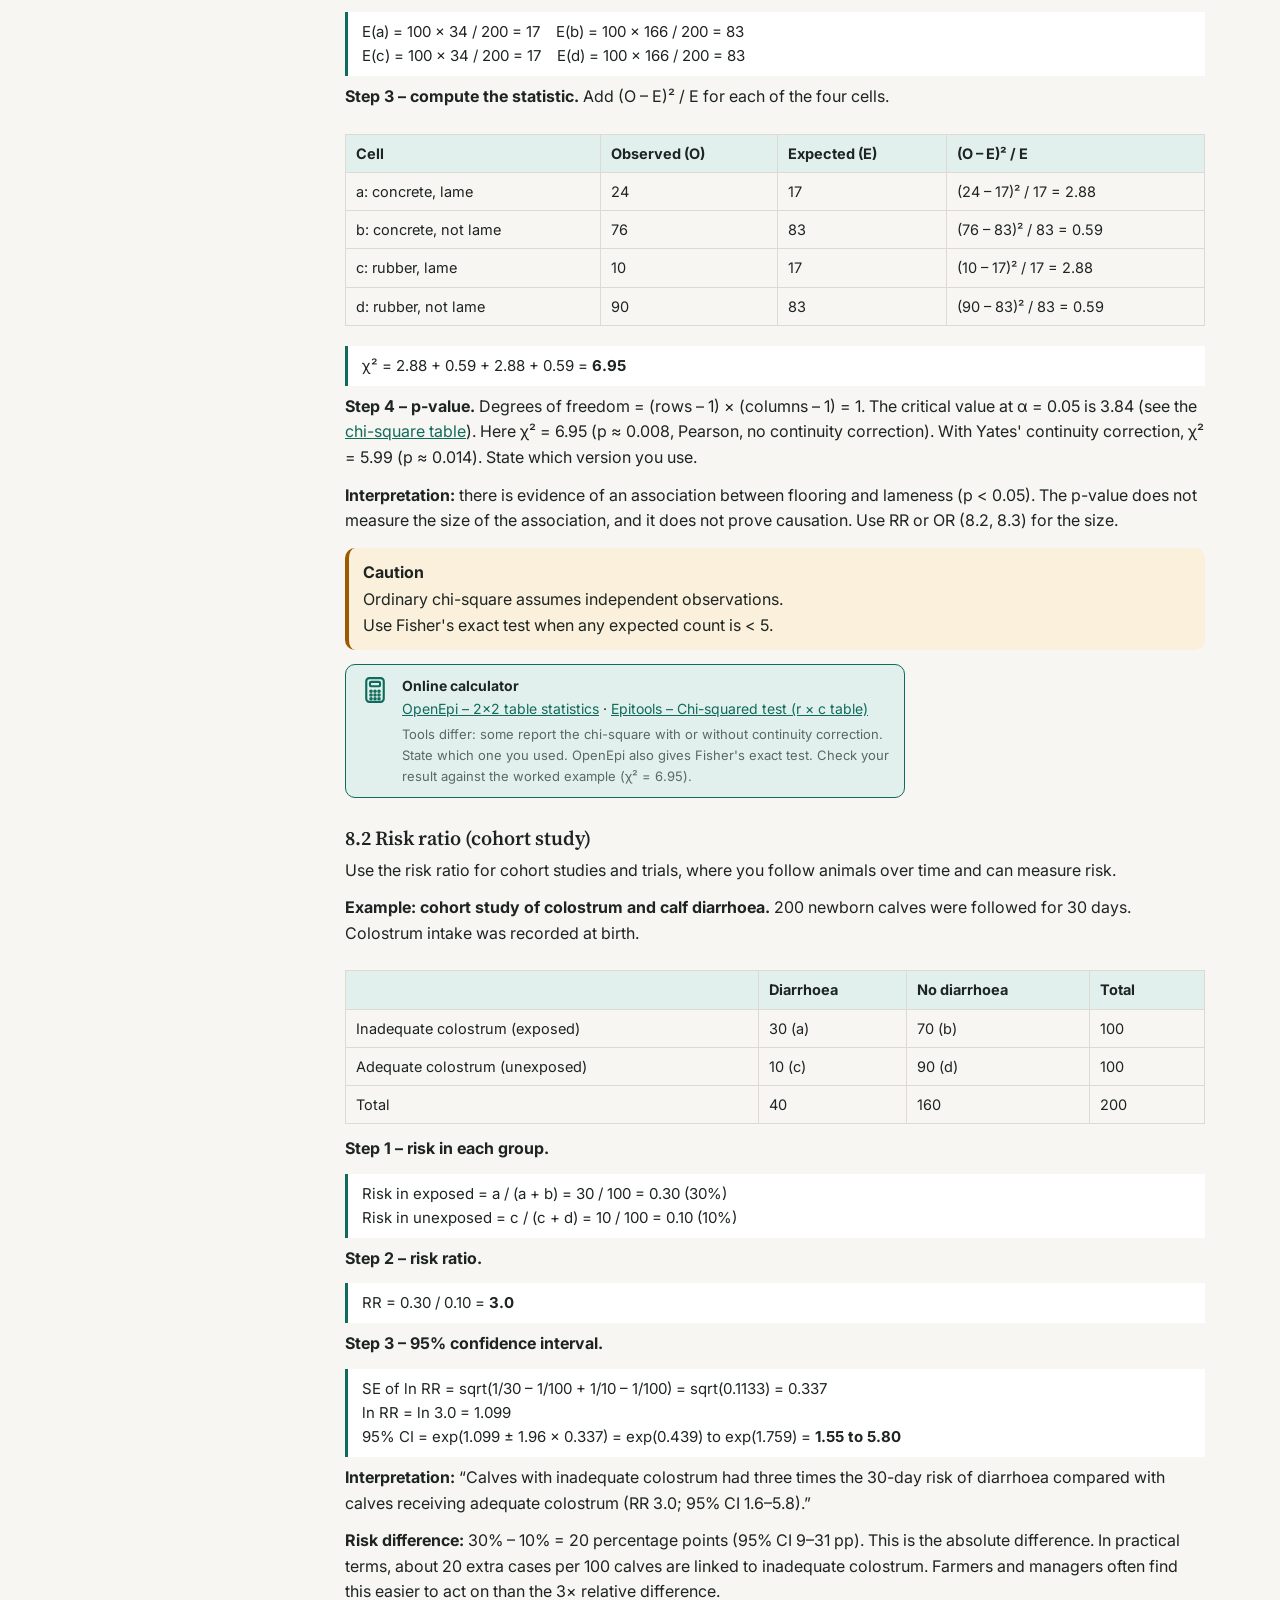
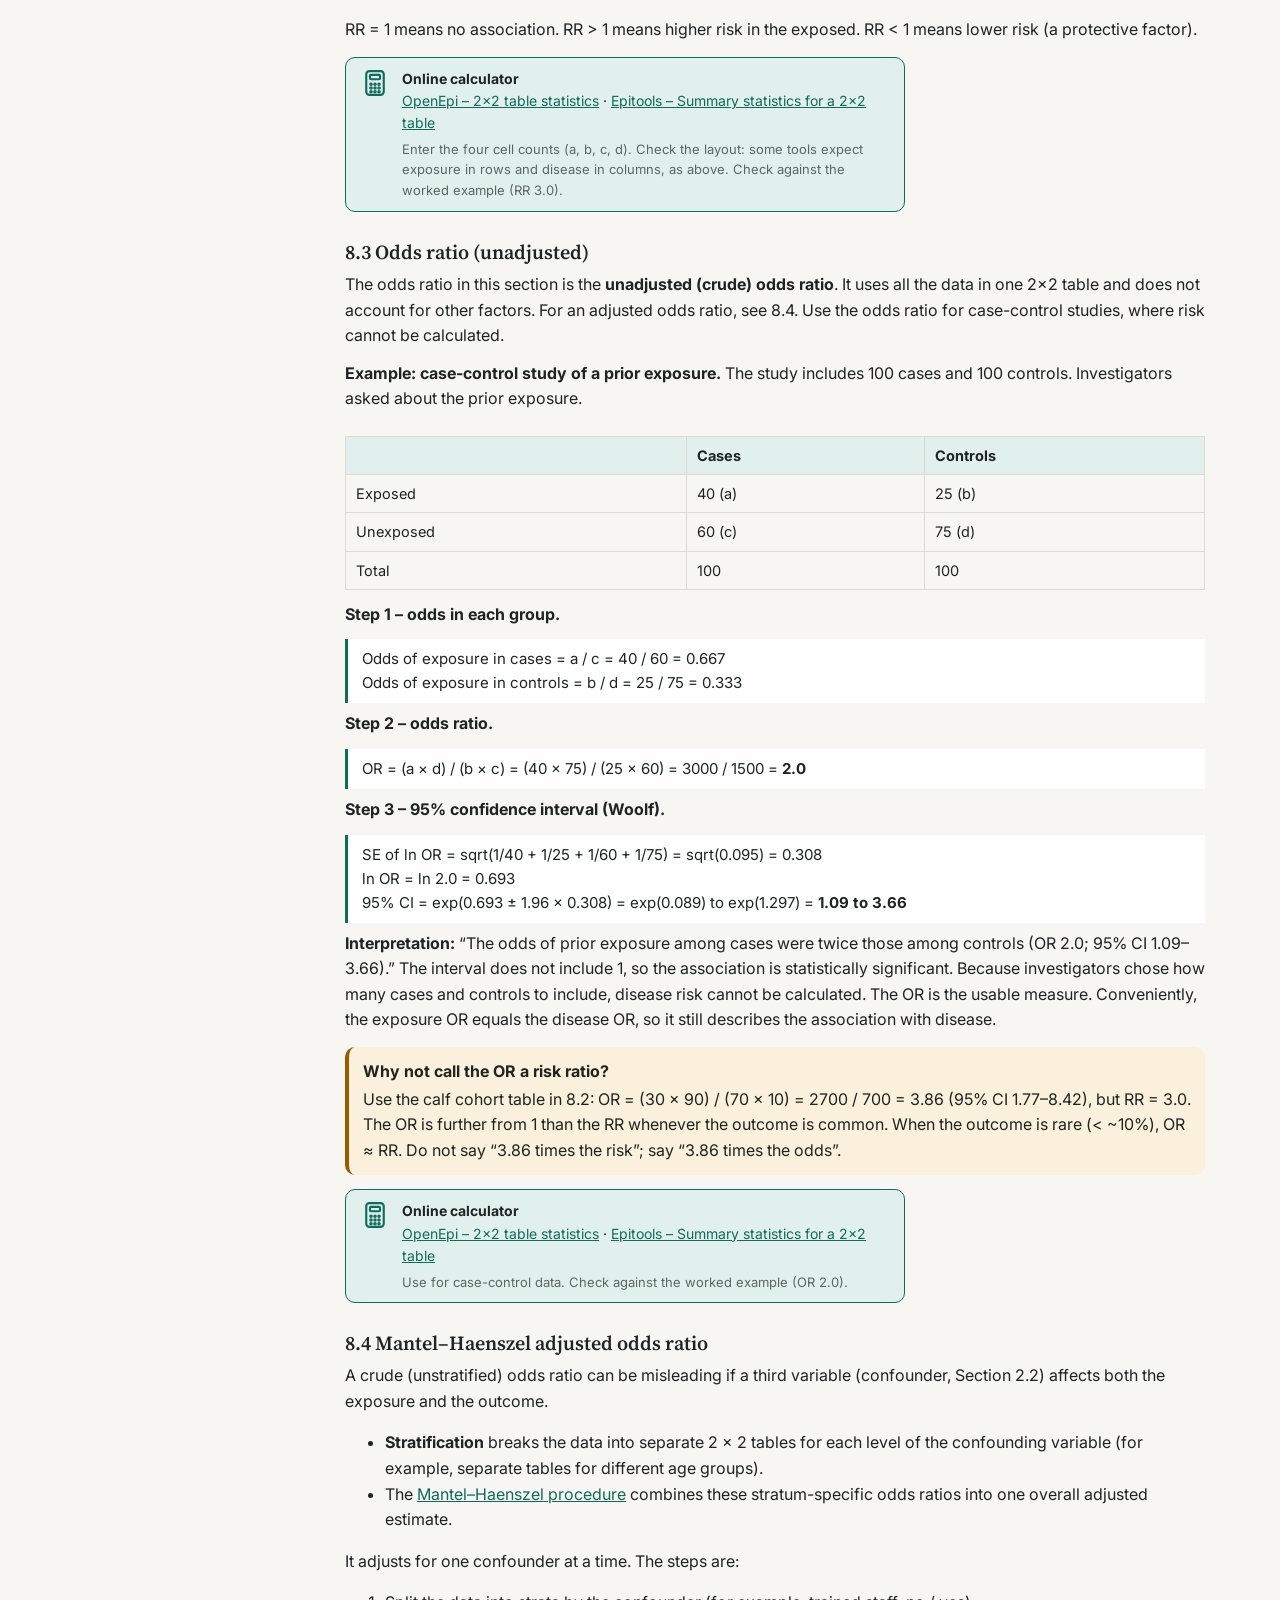
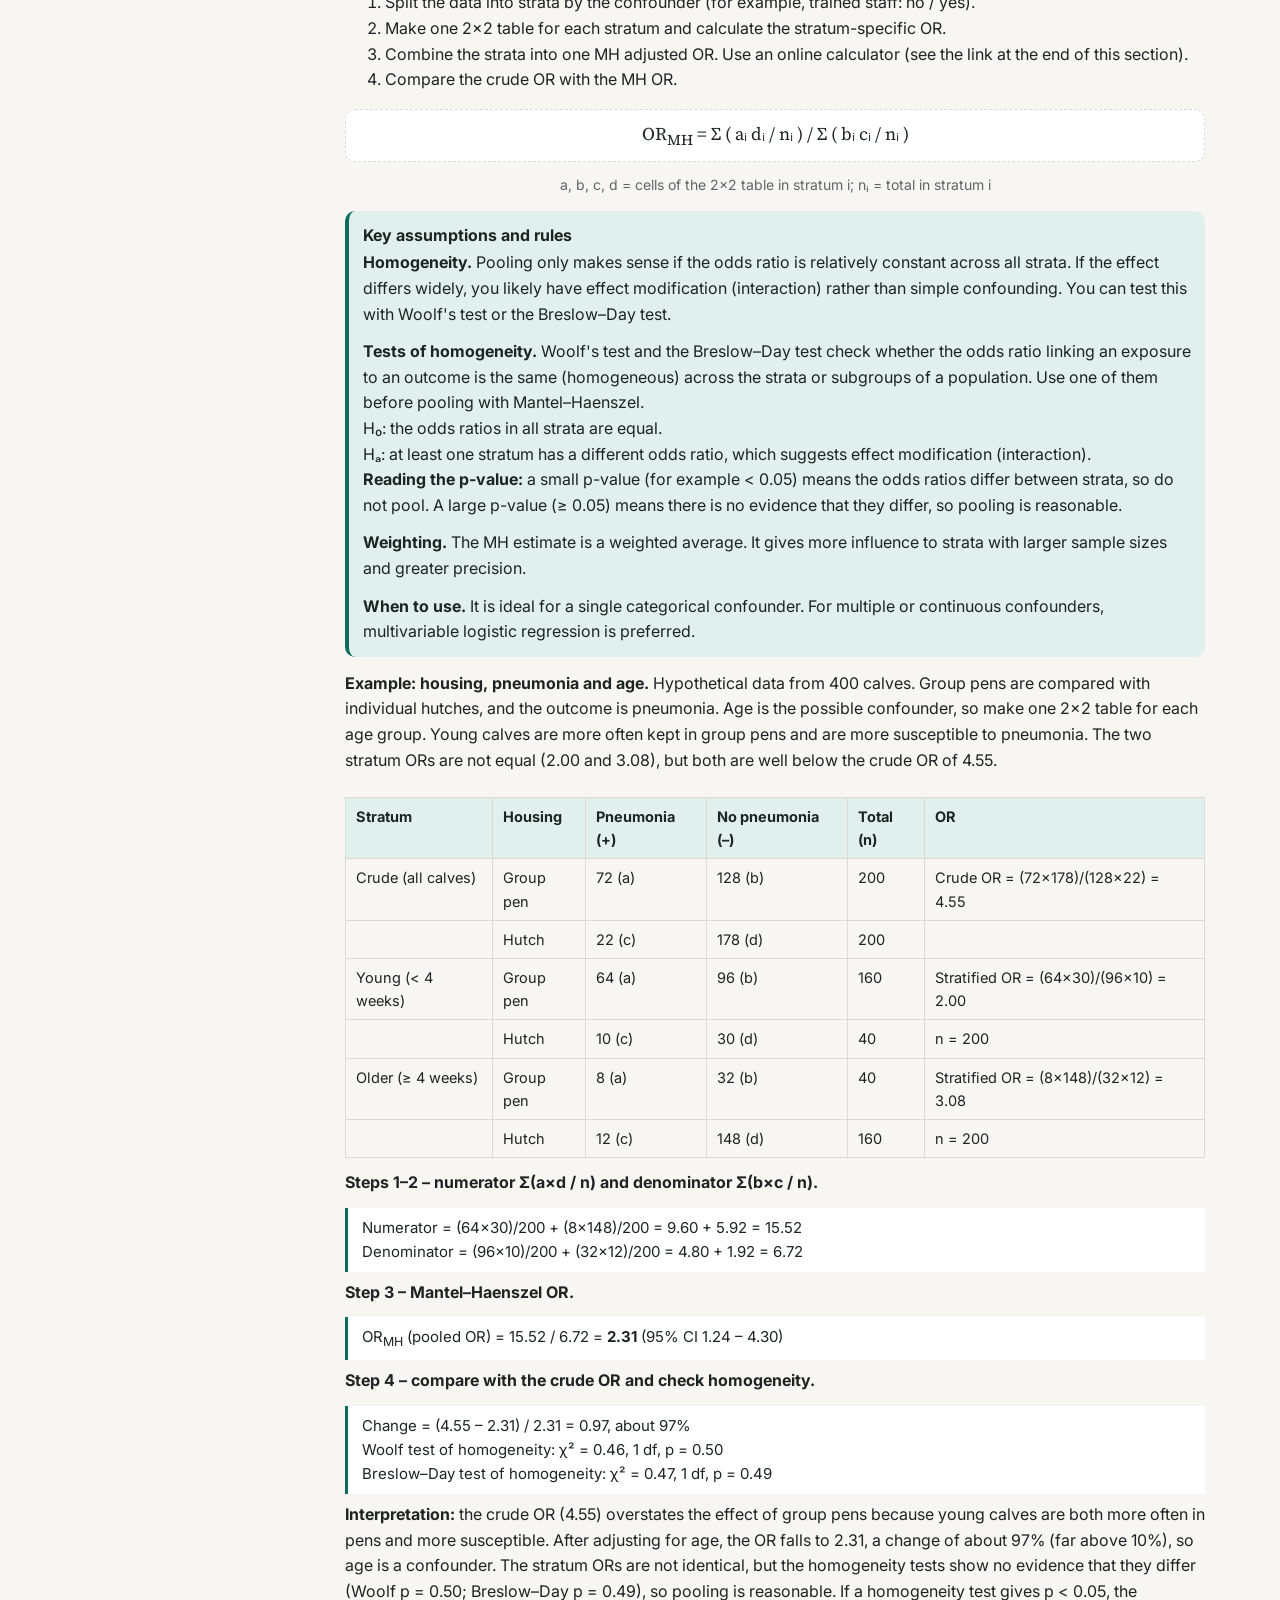
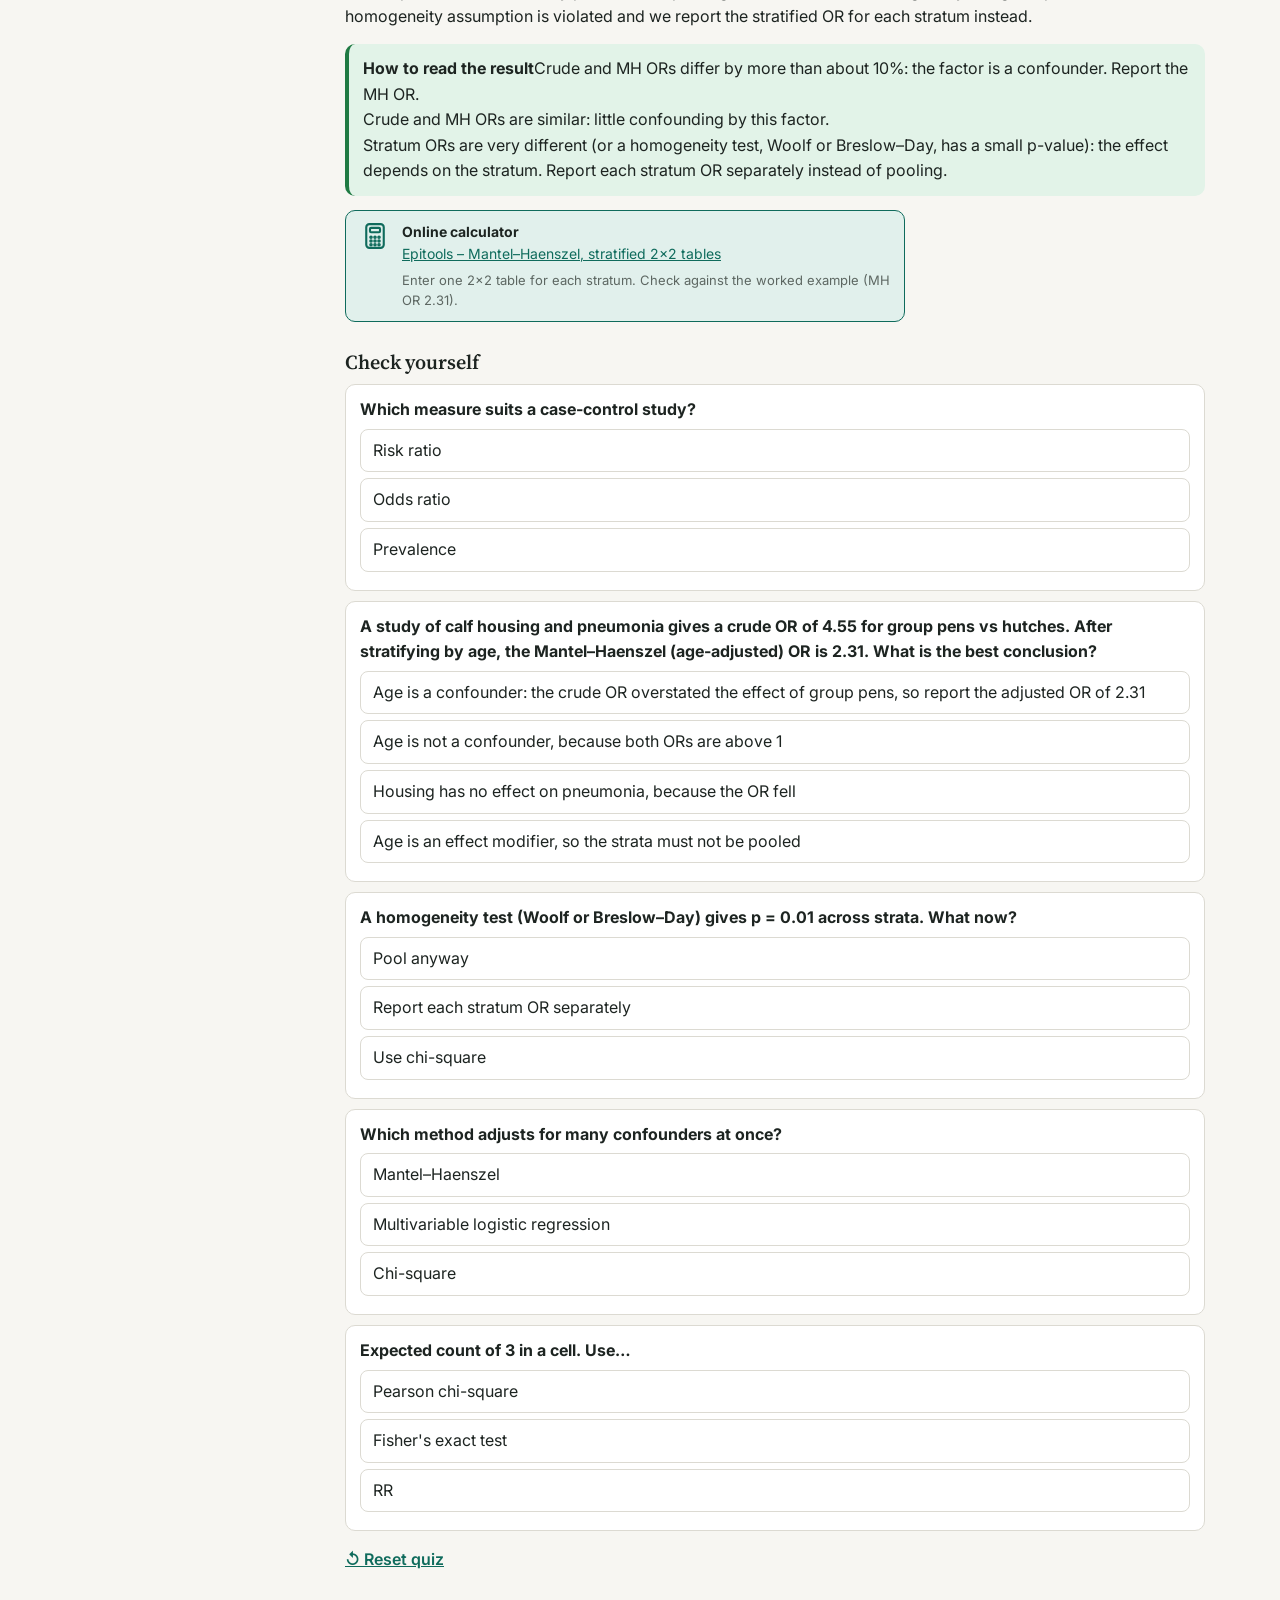
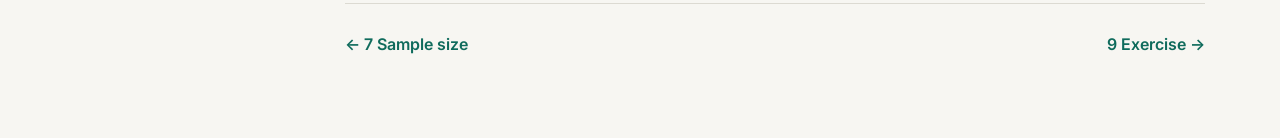
<file: 08-evaluation.html>
<!doctype html>
<html lang="en"><head><meta charset="utf-8"><meta name="viewport" content="width=device-width,initial-scale=1">
<title>Module 2 · 8 Evaluation</title>
<link rel="preconnect" href="https://fonts.googleapis.com">
<link href="https://fonts.googleapis.com/css2?family=Inter:wght@400;500;600&family=Source+Serif+4:opsz,wght@8..60,500;8..60,600&display=swap" rel="stylesheet">
<link rel="stylesheet" href="style.css">
</head><body>
<div class="top"><button class="btn alt" id="menu" aria-label="Open contents">☰ Contents</button><b>Module 2</b></div>
<nav class="side" id="side" aria-label="Contents"><div class="brand">Module 2</div><div class="sub">Planning studies, sampling &amp; sample size</div><div id="nav"><a href="index.html"><span class="n">0</span>Overview</a><a href="01-objective.html"><span class="n">1</span>1 Objective</a><a href="02-variables.html"><span class="n">2</span>2 Variables</a><a href="03-measurement.html"><span class="n">3</span>3 Measurement</a><a href="04-sampling-unit.html"><span class="n">4</span>4 Sampling unit</a><a href="05-study-design.html"><span class="n">5</span>5 Study design</a><a href="06-sampling-method.html"><span class="n">6</span>6 Sampling method</a><a href="07-sample-size.html"><span class="n">7</span>7 Sample size</a><a href="08-evaluation.html" class="on" aria-current="page"><span class="n">8</span>8 Evaluation</a><a href="09-exercise.html"><span class="n">9</span>9 Exercise</a><a href="10-further-reading.html"><span class="n">10</span>Further reading</a></div></nav>
<main>
<section id="s8">
 <div class="kick">Step 8</div><h2>8. Evaluation: OR, RR, chi-square and interpretation</h2>
 <p>In this lecture we focus on the statistical tools used to analyse categorical data. The data usually come from a cross-tabulation or a 2×2 table. The tools use the same table, but they measure different things:</p>
 <div class="tw"><table class="st"><tr><th>Tool</th><th>What it measures</th><th>Question it answers</th><th>Typical design</th></tr><tr><td>Chi-square test</td><td>Whether an association exists (p-value)</td><td>Is the pattern in the table more than chance?</td><td>Any 2×2 table</td></tr><tr><td>Risk ratio (RR)</td><td>Size of the association, as a ratio of risks</td><td>How many times higher is the risk in the exposed?</td><td>Cohort, trial, cross-sectional</td></tr><tr><td>Odds ratio (OR)</td><td>Size of the association, as a ratio of odds</td><td>How many times higher are the odds in the exposed?</td><td>Case-control, any design</td></tr><tr><td>Mantel–Haenszel OR</td><td>Size of the association after adjusting for a confounder</td><td>What is the OR once the stratifying variable is accounted for?</td><td>Stratified 2×2 tables</td></tr></table></div>
 <p>The chi-square test tells you whether there is an association. RR and OR tell you how strong it is. The Mantel–Haenszel OR tells you how strong it is after controlling for a confounder.</p>
 <div class="tw"><table class="st"><tr><th></th><th>Disease +</th><th>Disease −</th><th>Total</th></tr><tr><td><b>Exposed</b></td><td>a</td><td>b</td><td>a+b</td></tr><tr><td><b>Unexposed</b></td><td>c</td><td>d</td><td>c+d</td></tr><tr><td><b>Total</b></td><td>a+c</td><td>b+d</td><td>N</td></tr></table></div>
 <div class="tw"><table class="st"><tr><th>Measure</th><th>Formula</th></tr><tr><td>Risk in exposed</td><td>a / (a + b)</td></tr><tr><td>Risk in unexposed</td><td>c / (c + d)</td></tr><tr><td>Risk ratio (RR)</td><td>[a/(a+b)] / [c/(c+d)]</td></tr><tr><td>Risk difference (RD)</td><td>a/(a+b) – c/(c+d)</td></tr><tr><td>Odds ratio (OR)</td><td>(a × d) / (b × c)</td></tr><tr><td>95% CI for RR</td><td>exp[ ln RR ± 1.96 √(1/a – 1/(a+b) + 1/c – 1/(c+d)) ]</td></tr><tr><td>95% CI for OR (Woolf)</td><td>exp[ ln OR ± 1.96 √(1/a + 1/b + 1/c + 1/d) ]</td></tr></table></div>

 <h3 id="s8-1">8.1 Chi-square test</h3>
 <p>The chi-square test tests a hypothesis about the whole table.<br><b>H₀ (null hypothesis):</b> there is no association between the exposure and the disease; the two variables are independent.<br><b>Hₐ (alternative hypothesis):</b> there is an association between the exposure and the disease.<br>It compares the observed counts with the counts expected if H₀ were true. The further the observed table is from the expected one, the less likely H₀ is.</p>
 <p><b>Example: cross-sectional survey of lameness and flooring.</b> A survey of 200 dairy cows records the type of flooring and whether each cow was lame.</p>
 <div class="tw"><table class="st"><tr><th></th><th>Lame</th><th>Not lame</th><th>Total</th></tr><tr><td>Concrete floor</td><td>24 (a)</td><td>76 (b)</td><td>100</td></tr><tr><td>Rubber mat floor</td><td>10 (c)</td><td>90 (d)</td><td>100</td></tr><tr><td>Total</td><td>34</td><td>166</td><td>200</td></tr></table></div>
 <p><b>Step 1 – hypotheses.</b> H₀: lameness is not associated with flooring. Hₐ: lameness is associated with flooring.</p>
 <p><b>Step 2 – expected counts under H₀.</b> Expected = (row total × column total) / N.</p>
 <div class="f2">E(a) = 100 × 34 / 200 = 17 &nbsp;&nbsp; E(b) = 100 × 166 / 200 = 83<br>E(c) = 100 × 34 / 200 = 17 &nbsp;&nbsp; E(d) = 100 × 166 / 200 = 83</div>
 <p><b>Step 3 – compute the statistic.</b> Add (O – E)² / E for each of the four cells.</p>
 <div class="tw"><table class="st"><tr><th>Cell</th><th>Observed (O)</th><th>Expected (E)</th><th>(O – E)² / E</th></tr><tr><td>a: concrete, lame</td><td>24</td><td>17</td><td>(24 – 17)² / 17 = 2.88</td></tr><tr><td>b: concrete, not lame</td><td>76</td><td>83</td><td>(76 – 83)² / 83 = 0.59</td></tr><tr><td>c: rubber, lame</td><td>10</td><td>17</td><td>(10 – 17)² / 17 = 2.88</td></tr><tr><td>d: rubber, not lame</td><td>90</td><td>83</td><td>(90 – 83)² / 83 = 0.59</td></tr></table></div>
 <div class="f2">χ² = 2.88 + 0.59 + 2.88 + 0.59 = <b>6.95</b></div>
 <p><b>Step 4 – p-value.</b> Degrees of freedom = (rows – 1) × (columns – 1) = 1. The critical value at α = 0.05 is 3.84 (see the <a href="https://www.medcalc.org/en/manual/chi-square-table.php" target="_blank" rel="noopener">chi-square table</a>). Here χ² = 6.95 (p ≈ 0.008, Pearson, no continuity correction). With Yates' continuity correction, χ² = 5.99 (p ≈ 0.014). State which version you use.</p>
 <p><b>Interpretation:</b> there is evidence of an association between flooring and lameness (p &lt; 0.05). The p-value does not measure the size of the association, and it does not prove causation. Use RR or OR (8.2, 8.3) for the size.</p>
 <div class="warn"><b>Caution</b>Ordinary chi-square assumes independent observations.<br>Use Fisher's exact test when any expected count is &lt; 5.</div>
 <div class="calc"><svg viewBox="0 0 24 24" width="30" height="30" fill="none" stroke="currentColor" stroke-width="1.7" stroke-linecap="round" stroke-linejoin="round" aria-hidden="true"><rect x="5" y="2.5" width="14" height="19" rx="2.5"/><rect x="8" y="5.5" width="8" height="3.5" rx=".8"/><circle cx="8.8" cy="13" r=".6" fill="currentColor"/><circle cx="12" cy="13" r=".6" fill="currentColor"/><circle cx="15.2" cy="13" r=".6" fill="currentColor"/><circle cx="8.8" cy="16" r=".6" fill="currentColor"/><circle cx="12" cy="16" r=".6" fill="currentColor"/><circle cx="15.2" cy="16" r=".6" fill="currentColor"/><circle cx="8.8" cy="19" r=".6" fill="currentColor"/><circle cx="12" cy="19" r=".6" fill="currentColor"/><circle cx="15.2" cy="19" r=".6" fill="currentColor"/></svg><div><b>Online calculator</b><br><a href="https://www.openepi.com/TwobyTwo/TwobyTwo.htm" target="_blank" rel="noopener">OpenEpi – 2×2 table statistics</a> · <a href="https://epitools.ausvet.com.au/chisq" target="_blank" rel="noopener">Epitools – Chi-squared test (r × c table)</a><div class="cn">Tools differ: some report the chi-square with or without continuity correction. State which one you used. OpenEpi also gives Fisher's exact test. Check your result against the worked example (χ² = 6.95).</div></div></div>

 <h3 id="s8-2">8.2 Risk ratio (cohort study)</h3>
 <p>Use the risk ratio for cohort studies and trials, where you follow animals over time and can measure risk.</p>
 <p><b>Example: cohort study of colostrum and calf diarrhoea.</b> 200 newborn calves were followed for 30 days. Colostrum intake was recorded at birth.</p>
 <div class="tw"><table class="st"><tr><th></th><th>Diarrhoea</th><th>No diarrhoea</th><th>Total</th></tr><tr><td>Inadequate colostrum (exposed)</td><td>30 (a)</td><td>70 (b)</td><td>100</td></tr><tr><td>Adequate colostrum (unexposed)</td><td>10 (c)</td><td>90 (d)</td><td>100</td></tr><tr><td>Total</td><td>40</td><td>160</td><td>200</td></tr></table></div>
 <p><b>Step 1 – risk in each group.</b></p>
 <div class="f2">Risk in exposed = a / (a + b) = 30 / 100 = 0.30 (30%)<br>Risk in unexposed = c / (c + d) = 10 / 100 = 0.10 (10%)</div>
 <p><b>Step 2 – risk ratio.</b></p><div class="f2">RR = 0.30 / 0.10 = <b>3.0</b></div>
 <p><b>Step 3 – 95% confidence interval.</b></p>
 <div class="f2">SE of ln RR = sqrt(1/30 – 1/100 + 1/10 – 1/100) = sqrt(0.1133) = 0.337<br>ln RR = ln 3.0 = 1.099<br>95% CI = exp(1.099 ± 1.96 × 0.337) = exp(0.439) to exp(1.759) = <b>1.55 to 5.80</b></div>
 <p><b>Interpretation:</b> “Calves with inadequate colostrum had three times the 30-day risk of diarrhoea compared with calves receiving adequate colostrum (RR 3.0; 95% CI 1.6–5.8).”</p>
 <p><b>Risk difference:</b> 30% – 10% = 20 percentage points (95% CI 9–31 pp). This is the absolute difference. In practical terms, about 20 extra cases per 100 calves are linked to inadequate colostrum. Farmers and managers often find this easier to act on than the 3× relative difference.</p>
 <p>RR = 1 means no association. RR &gt; 1 means higher risk in the exposed. RR &lt; 1 means lower risk (a protective factor).</p>
 <div class="calc"><svg viewBox="0 0 24 24" width="30" height="30" fill="none" stroke="currentColor" stroke-width="1.7" stroke-linecap="round" stroke-linejoin="round" aria-hidden="true"><rect x="5" y="2.5" width="14" height="19" rx="2.5"/><rect x="8" y="5.5" width="8" height="3.5" rx=".8"/><circle cx="8.8" cy="13" r=".6" fill="currentColor"/><circle cx="12" cy="13" r=".6" fill="currentColor"/><circle cx="15.2" cy="13" r=".6" fill="currentColor"/><circle cx="8.8" cy="16" r=".6" fill="currentColor"/><circle cx="12" cy="16" r=".6" fill="currentColor"/><circle cx="15.2" cy="16" r=".6" fill="currentColor"/><circle cx="8.8" cy="19" r=".6" fill="currentColor"/><circle cx="12" cy="19" r=".6" fill="currentColor"/><circle cx="15.2" cy="19" r=".6" fill="currentColor"/></svg><div><b>Online calculator</b><br><a href="https://www.openepi.com/TwobyTwo/TwobyTwo.htm" target="_blank" rel="noopener">OpenEpi – 2×2 table statistics</a> · <a href="https://epitools.ausvet.com.au/twobytwotable" target="_blank" rel="noopener">Epitools – Summary statistics for a 2×2 table</a><div class="cn">Enter the four cell counts (a, b, c, d). Check the layout: some tools expect exposure in rows and disease in columns, as above. Check against the worked example (RR 3.0).</div></div></div>

 <h3 id="s8-3">8.3 Odds ratio (unadjusted)</h3>
 <p>The odds ratio in this section is the <b>unadjusted (crude) odds ratio</b>. It uses all the data in one 2×2 table and does not account for other factors. For an adjusted odds ratio, see 8.4. Use the odds ratio for case-control studies, where risk cannot be calculated.</p>
 <p><b>Example: case-control study of a prior exposure.</b> The study includes 100 cases and 100 controls. Investigators asked about the prior exposure.</p>
 <div class="tw"><table class="st"><tr><th></th><th>Cases</th><th>Controls</th></tr><tr><td>Exposed</td><td>40 (a)</td><td>25 (b)</td></tr><tr><td>Unexposed</td><td>60 (c)</td><td>75 (d)</td></tr><tr><td>Total</td><td>100</td><td>100</td></tr></table></div>
 <p><b>Step 1 – odds in each group.</b></p><div class="f2">Odds of exposure in cases = a / c = 40 / 60 = 0.667<br>Odds of exposure in controls = b / d = 25 / 75 = 0.333</div>
 <p><b>Step 2 – odds ratio.</b></p><div class="f2">OR = (a × d) / (b × c) = (40 × 75) / (25 × 60) = 3000 / 1500 = <b>2.0</b></div>
 <p><b>Step 3 – 95% confidence interval (Woolf).</b></p>
 <div class="f2">SE of ln OR = sqrt(1/40 + 1/25 + 1/60 + 1/75) = sqrt(0.095) = 0.308<br>ln OR = ln 2.0 = 0.693<br>95% CI = exp(0.693 ± 1.96 × 0.308) = exp(0.089) to exp(1.297) = <b>1.09 to 3.66</b></div>
 <p><b>Interpretation:</b> “The odds of prior exposure among cases were twice those among controls (OR 2.0; 95% CI 1.09–3.66).” The interval does not include 1, so the association is statistically significant. Because investigators chose how many cases and controls to include, disease risk cannot be calculated. The OR is the usable measure. Conveniently, the exposure OR equals the disease OR, so it still describes the association with disease.</p>
 <div class="warn"><b>Why not call the OR a risk ratio?</b>Use the calf cohort table in 8.2: OR = (30 × 90) / (70 × 10) = 2700 / 700 = 3.86 (95% CI 1.77–8.42), but RR = 3.0. The OR is further from 1 than the RR whenever the outcome is common. When the outcome is rare (&lt; ~10%), OR ≈ RR. Do not say “3.86 times the risk”; say “3.86 times the odds”.</div>
 <div class="calc"><svg viewBox="0 0 24 24" width="30" height="30" fill="none" stroke="currentColor" stroke-width="1.7" stroke-linecap="round" stroke-linejoin="round" aria-hidden="true"><rect x="5" y="2.5" width="14" height="19" rx="2.5"/><rect x="8" y="5.5" width="8" height="3.5" rx=".8"/><circle cx="8.8" cy="13" r=".6" fill="currentColor"/><circle cx="12" cy="13" r=".6" fill="currentColor"/><circle cx="15.2" cy="13" r=".6" fill="currentColor"/><circle cx="8.8" cy="16" r=".6" fill="currentColor"/><circle cx="12" cy="16" r=".6" fill="currentColor"/><circle cx="15.2" cy="16" r=".6" fill="currentColor"/><circle cx="8.8" cy="19" r=".6" fill="currentColor"/><circle cx="12" cy="19" r=".6" fill="currentColor"/><circle cx="15.2" cy="19" r=".6" fill="currentColor"/></svg><div><b>Online calculator</b><br><a href="https://www.openepi.com/TwobyTwo/TwobyTwo.htm" target="_blank" rel="noopener">OpenEpi – 2×2 table statistics</a> · <a href="https://epitools.ausvet.com.au/twobytwotable" target="_blank" rel="noopener">Epitools – Summary statistics for a 2×2 table</a><div class="cn">Use for case-control data. Check against the worked example (OR 2.0).</div></div></div>

 <h3 id="s8-4">8.4 Mantel–Haenszel adjusted odds ratio</h3>
 <p>A crude (unstratified) odds ratio can be misleading if a third variable (confounder, Section 2.2) affects both the exposure and the outcome.</p>
 <ul><li><b>Stratification</b> breaks the data into separate 2 × 2 tables for each level of the confounding variable (for example, separate tables for different age groups).</li>
 <li>The <a href="https://www.statsdirect.com/help/meta_analysis/mh.htm" target="_blank" rel="noopener">Mantel–Haenszel procedure</a> combines these stratum-specific odds ratios into one overall adjusted estimate.</li></ul>
 <p>It adjusts for one confounder at a time. The steps are:</p>
 <ol><li>Split the data into strata by the confounder (for example, trained staff: no / yes).</li><li>Make one 2×2 table for each stratum and calculate the stratum-specific OR.</li><li>Combine the strata into one MH adjusted OR. Use an online calculator (see the link at the end of this section).</li><li>Compare the crude OR with the MH OR.</li></ol>
 <div class="f">OR<sub>MH</sub> = Σ ( aᵢ dᵢ / nᵢ ) / Σ ( bᵢ cᵢ / nᵢ )</div>
 <p style="text-align:center;font-size:14px;color:var(--muted)">a, b, c, d = cells of the 2×2 table in stratum i; nᵢ = total in stratum i</p>
 <div class="tip"><b>Key assumptions and rules</b>
 <p><b style="display:inline">Homogeneity.</b> Pooling only makes sense if the odds ratio is relatively constant across all strata. If the effect differs widely, you likely have effect modification (interaction) rather than simple confounding. You can test this with Woolf's test or the Breslow–Day test.</p>
 <p><b style="display:inline">Tests of homogeneity.</b> Woolf's test and the Breslow–Day test check whether the odds ratio linking an exposure to an outcome is the same (homogeneous) across the strata or subgroups of a population. Use one of them before pooling with Mantel–Haenszel.<br>H₀: the odds ratios in all strata are equal.<br>Hₐ: at least one stratum has a different odds ratio, which suggests effect modification (interaction).<br><b style="display:inline">Reading the p-value:</b> a small p-value (for example &lt; 0.05) means the odds ratios differ between strata, so do not pool. A large p-value (≥ 0.05) means there is no evidence that they differ, so pooling is reasonable.</p>
 <p><b style="display:inline">Weighting.</b> The MH estimate is a weighted average. It gives more influence to strata with larger sample sizes and greater precision.</p>
 <p style="margin:0"><b style="display:inline">When to use.</b> It is ideal for a single categorical confounder. For multiple or continuous confounders, multivariable logistic regression is preferred.</p></div>
 <p><b>Example: housing, pneumonia and age.</b> Hypothetical data from 400 calves. Group pens are compared with individual hutches, and the outcome is pneumonia. Age is the possible confounder, so make one 2×2 table for each age group. Young calves are more often kept in group pens and are more susceptible to pneumonia. The two stratum ORs are not equal (2.00 and 3.08), but both are well below the crude OR of 4.55.</p>
 <div class="tw"><table class="st"><tr><th>Stratum</th><th>Housing</th><th>Pneumonia (+)</th><th>No pneumonia (–)</th><th>Total (n)</th><th>OR</th></tr><tr><td>Crude (all calves)</td><td>Group pen</td><td>72 (a)</td><td>128 (b)</td><td>200</td><td>Crude OR = (72×178)/(128×22) = 4.55</td></tr><tr><td></td><td>Hutch</td><td>22 (c)</td><td>178 (d)</td><td>200</td><td></td></tr><tr><td>Young (&lt; 4 weeks)</td><td>Group pen</td><td>64 (a)</td><td>96 (b)</td><td>160</td><td>Stratified OR = (64×30)/(96×10) = 2.00</td></tr><tr><td></td><td>Hutch</td><td>10 (c)</td><td>30 (d)</td><td>40</td><td>n = 200</td></tr><tr><td>Older (≥ 4 weeks)</td><td>Group pen</td><td>8 (a)</td><td>32 (b)</td><td>40</td><td>Stratified OR = (8×148)/(32×12) = 3.08</td></tr><tr><td></td><td>Hutch</td><td>12 (c)</td><td>148 (d)</td><td>160</td><td>n = 200</td></tr></table></div>
 <p><b>Steps 1–2 – numerator Σ(a×d / n) and denominator Σ(b×c / n).</b></p>
 <div class="f2">Numerator = (64×30)/200 + (8×148)/200 = 9.60 + 5.92 = 15.52<br>Denominator = (96×10)/200 + (32×12)/200 = 4.80 + 1.92 = 6.72</div>
 <p><b>Step 3 – Mantel–Haenszel OR.</b></p><div class="f2">OR<sub>MH</sub> (pooled OR) = 15.52 / 6.72 = <b>2.31</b> (95% CI 1.24 – 4.30)</div>
 <p><b>Step 4 – compare with the crude OR and check homogeneity.</b></p>
 <div class="f2">Change = (4.55 – 2.31) / 2.31 = 0.97, about 97%<br>Woolf test of homogeneity: χ² = 0.46, 1 df, p = 0.50<br>Breslow–Day test of homogeneity: χ² = 0.47, 1 df, p = 0.49</div>
 <p><b>Interpretation:</b> the crude OR (4.55) overstates the effect of group pens because young calves are both more often in pens and more susceptible. After adjusting for age, the OR falls to 2.31, a change of about 97% (far above 10%), so age is a confounder. The stratum ORs are not identical, but the homogeneity tests show no evidence that they differ (Woolf p = 0.50; Breslow–Day p = 0.49), so pooling is reasonable. If a homogeneity test gives p &lt; 0.05, the homogeneity assumption is violated and we report the stratified OR for each stratum instead.</p>
 <div class="good"><b>How to read the result</b>Crude and MH ORs differ by more than about 10%: the factor is a confounder. Report the MH OR.<br>Crude and MH ORs are similar: little confounding by this factor.<br>Stratum ORs are very different (or a homogeneity test, Woolf or Breslow–Day, has a small p-value): the effect depends on the stratum. Report each stratum OR separately instead of pooling.</div>
 <div class="calc"><svg viewBox="0 0 24 24" width="30" height="30" fill="none" stroke="currentColor" stroke-width="1.7" stroke-linecap="round" stroke-linejoin="round" aria-hidden="true"><rect x="5" y="2.5" width="14" height="19" rx="2.5"/><rect x="8" y="5.5" width="8" height="3.5" rx=".8"/><circle cx="8.8" cy="13" r=".6" fill="currentColor"/><circle cx="12" cy="13" r=".6" fill="currentColor"/><circle cx="15.2" cy="13" r=".6" fill="currentColor"/><circle cx="8.8" cy="16" r=".6" fill="currentColor"/><circle cx="12" cy="16" r=".6" fill="currentColor"/><circle cx="15.2" cy="16" r=".6" fill="currentColor"/><circle cx="8.8" cy="19" r=".6" fill="currentColor"/><circle cx="12" cy="19" r=".6" fill="currentColor"/><circle cx="15.2" cy="19" r=".6" fill="currentColor"/></svg><div><b>Online calculator</b><br><a href="https://epitools.ausvet.com.au/mantelhaenszel" target="_blank" rel="noopener">Epitools – Mantel–Haenszel, stratified 2×2 tables</a><div class="cn">Enter one 2×2 table for each stratum. Check against the worked example (MH OR 2.31).</div></div></div>
 <h3>Check yourself</h3><div id="q8"></div>
</section>
<div class="pn"><a href="07-sample-size.html">← 7 Sample size</a><a href="09-exercise.html">9 Exercise →</a></div>
</main>
<script src="app.js"></script>
<script>
quiz('q8',[
 {q:'Which measure suits a case-control study?',o:['Risk ratio','Odds ratio','Prevalence'],a:1,w:'Risk cannot be calculated because investigators fix case and control numbers.'},
  {q:'A study of calf housing and pneumonia gives a crude OR of 4.55 for group pens vs hutches. After stratifying by age, the Mantel–Haenszel (age-adjusted) OR is 2.31. What is the best conclusion?',o:['Age is a confounder: the crude OR overstated the effect of group pens, so report the adjusted OR of 2.31','Age is not a confounder, because both ORs are above 1','Housing has no effect on pneumonia, because the OR fell','Age is an effect modifier, so the strata must not be pooled'],a:0,w:'The OR changed by about 97% (far above the ~10% rule) after adjusting for age, so age confounds the crude association. Housing still has an effect (adjusted OR 2.31 is above 1).'},
 {q:'A homogeneity test (Woolf or Breslow–Day) gives p = 0.01 across strata. What now?',o:['Pool anyway','Report each stratum OR separately','Use chi-square'],a:1,w:'Homogeneity violated: suspect effect modification.'},
 {q:'Which method adjusts for many confounders at once?',o:['Mantel–Haenszel','Multivariable logistic regression','Chi-square'],a:1,w:'MH handles one categorical stratifier.'},
 {q:'Expected count of 3 in a cell. Use…',o:['Pearson chi-square','Fisher\'s exact test','RR'],a:1,w:'Expected counts < 5 call for Fisher\'s exact test.'}]);

</script>
</body></html>
</file>
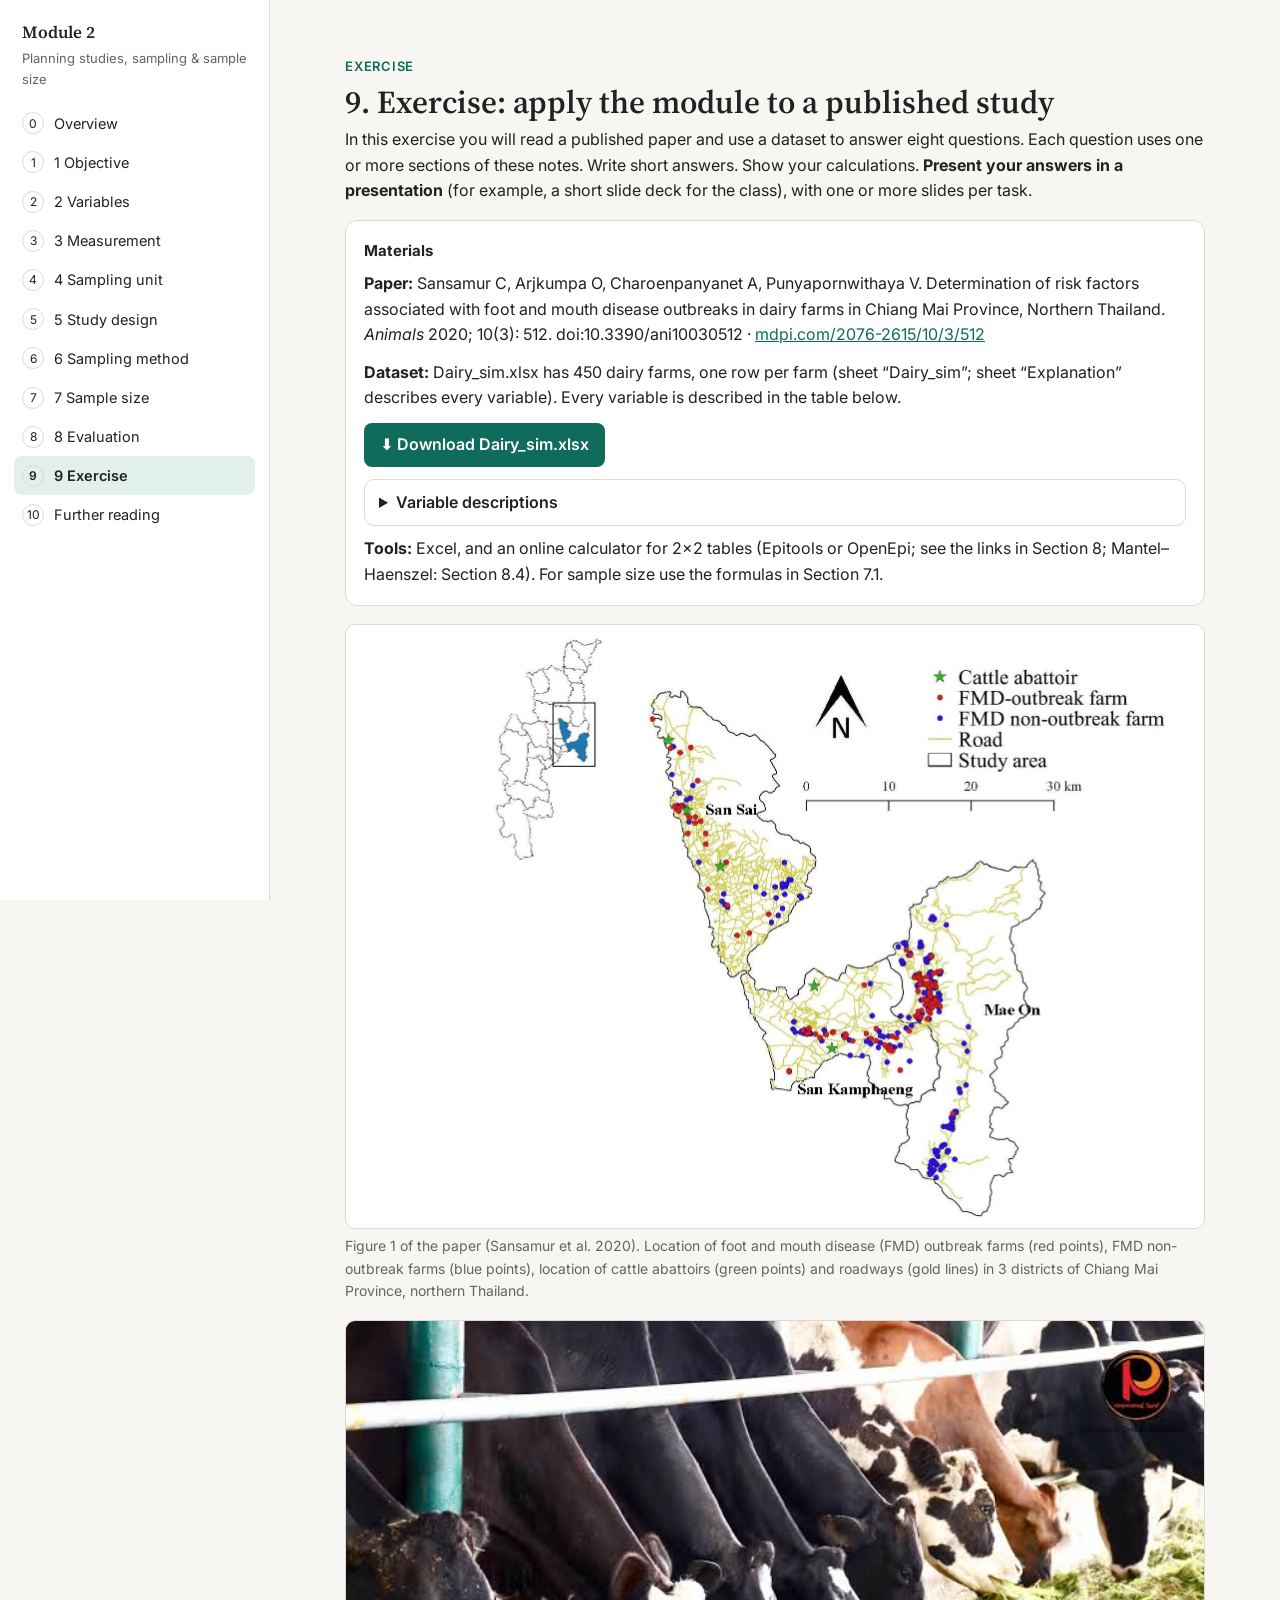
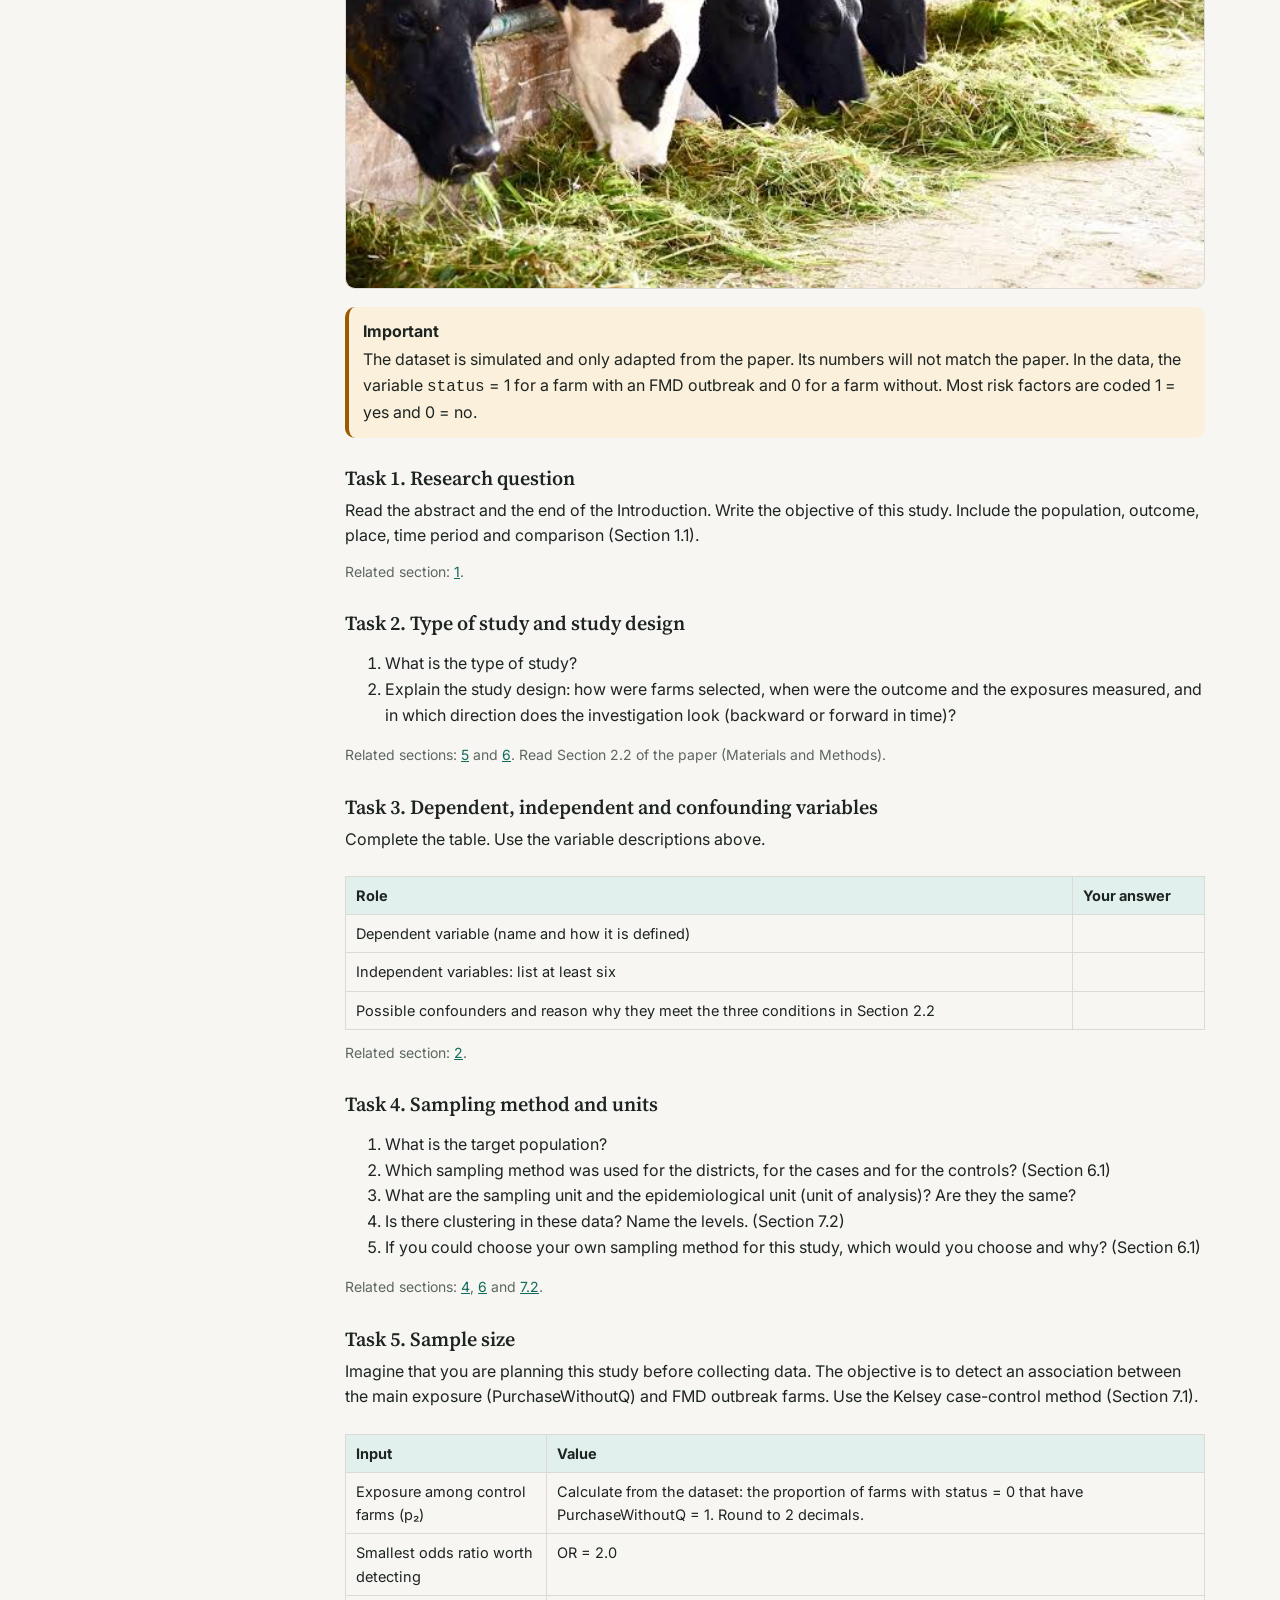
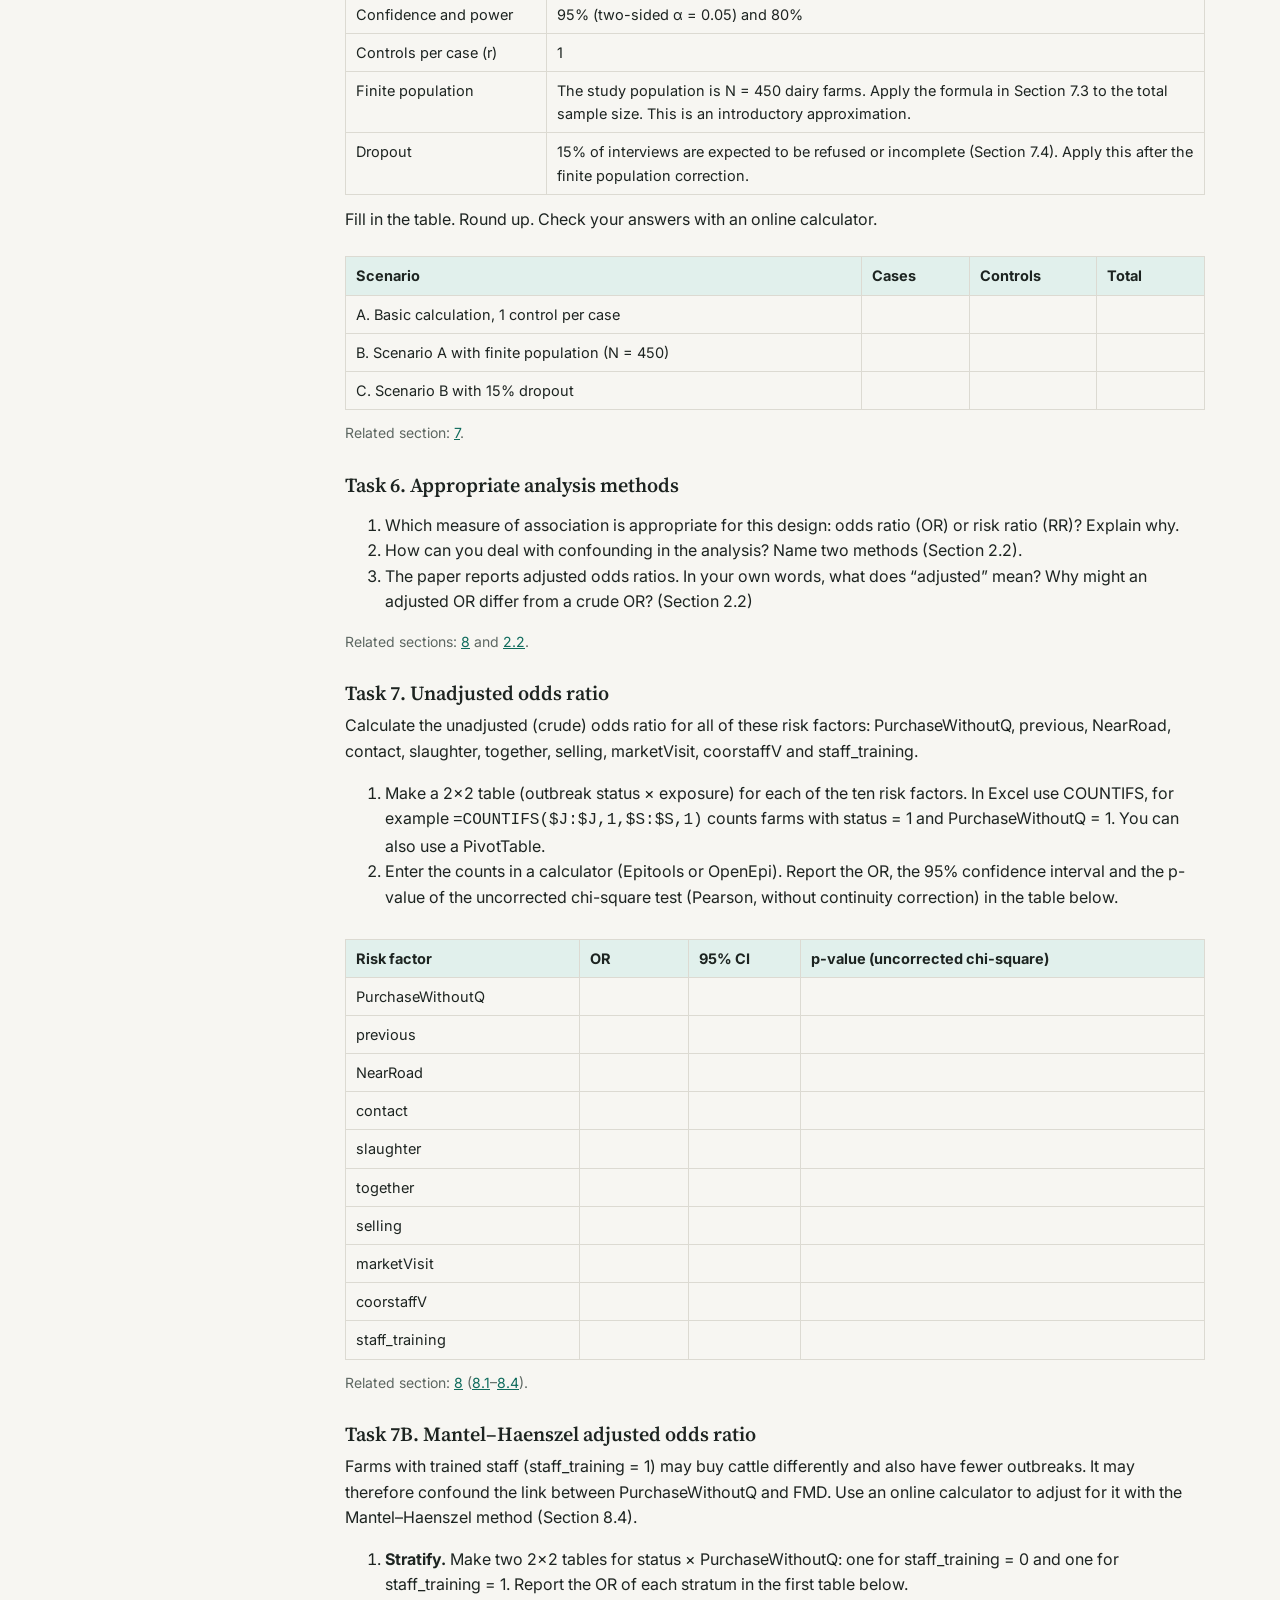
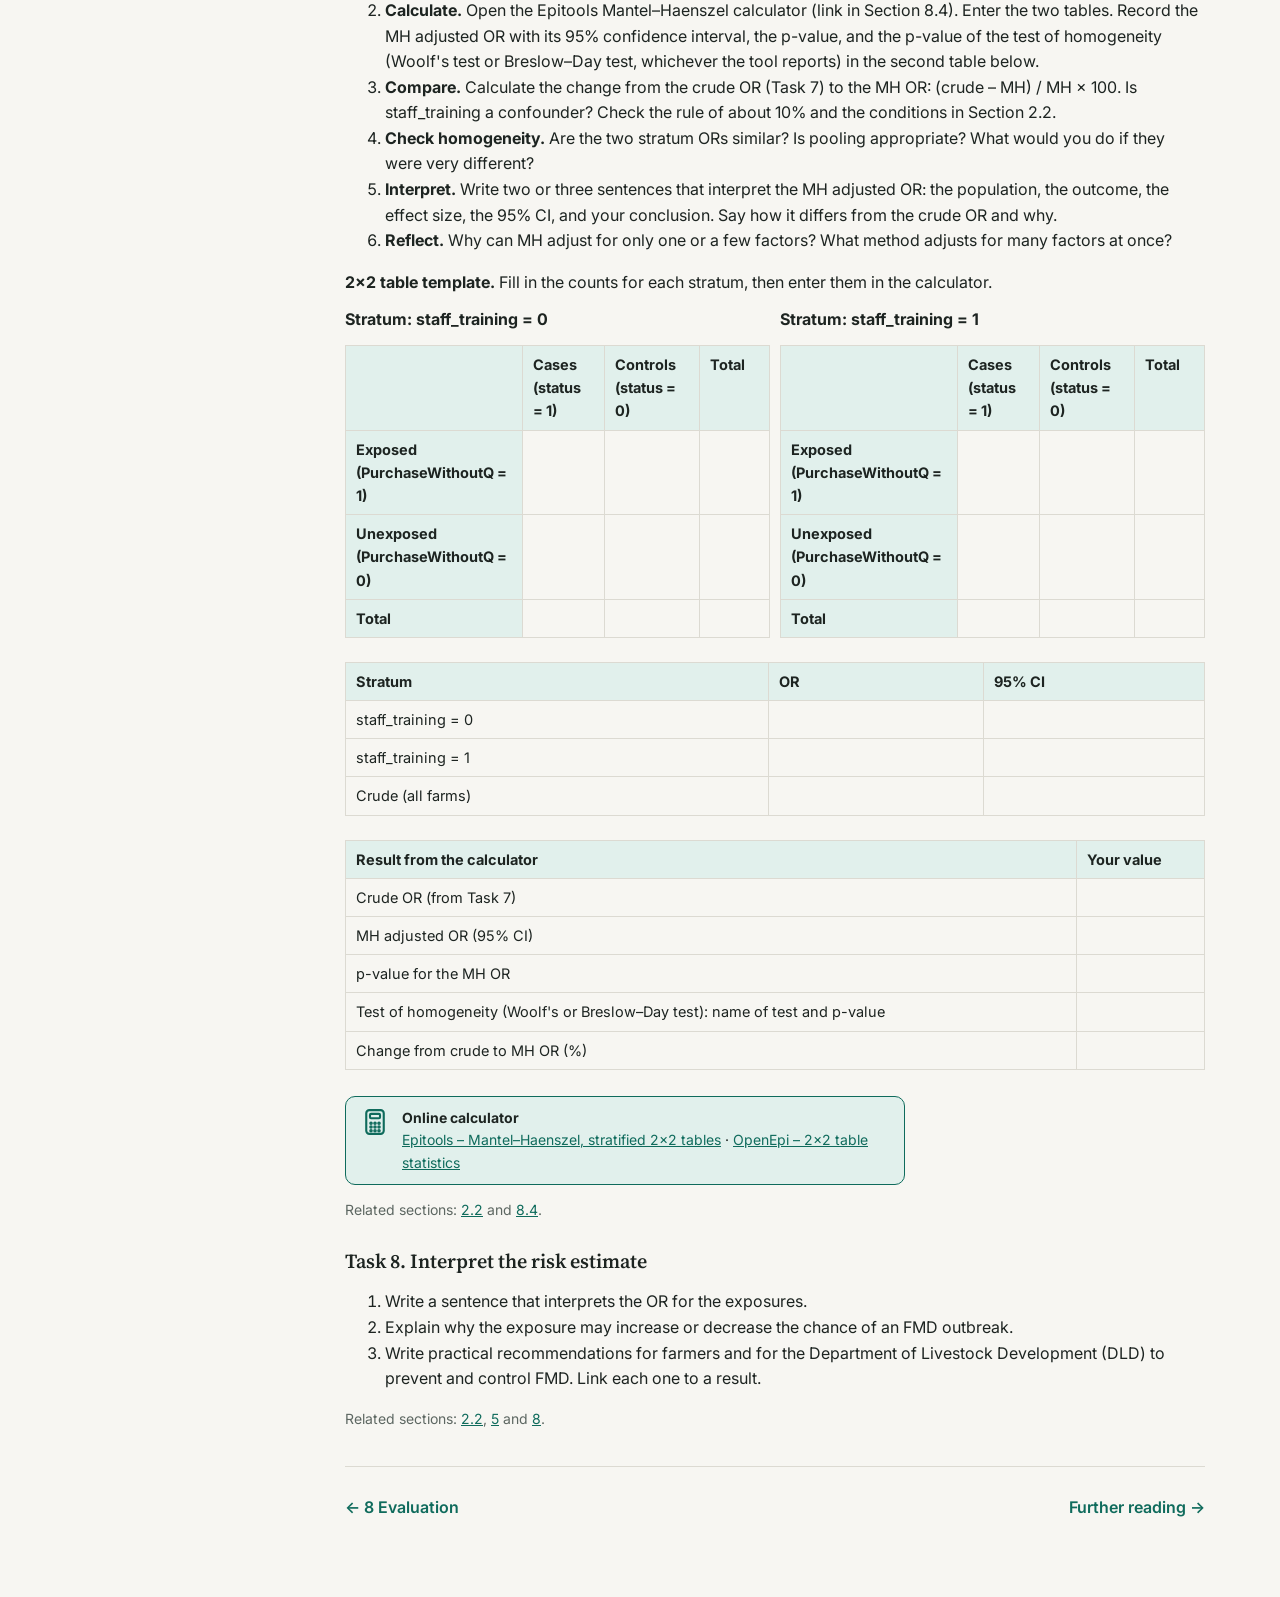
<file: 09-exercise.html>
<!doctype html>
<html lang="en"><head><meta charset="utf-8"><meta name="viewport" content="width=device-width,initial-scale=1">
<title>Module 2 · 9 Exercise</title>
<link rel="preconnect" href="https://fonts.googleapis.com">
<link href="https://fonts.googleapis.com/css2?family=Inter:wght@400;500;600&family=Source+Serif+4:opsz,wght@8..60,500;8..60,600&display=swap" rel="stylesheet">
<link rel="stylesheet" href="style.css">
</head><body>
<div class="top"><button class="btn alt" id="menu" aria-label="Open contents">☰ Contents</button><b>Module 2</b></div>
<nav class="side" id="side" aria-label="Contents"><div class="brand">Module 2</div><div class="sub">Planning studies, sampling &amp; sample size</div><div id="nav"><a href="index.html"><span class="n">0</span>Overview</a><a href="01-objective.html"><span class="n">1</span>1 Objective</a><a href="02-variables.html"><span class="n">2</span>2 Variables</a><a href="03-measurement.html"><span class="n">3</span>3 Measurement</a><a href="04-sampling-unit.html"><span class="n">4</span>4 Sampling unit</a><a href="05-study-design.html"><span class="n">5</span>5 Study design</a><a href="06-sampling-method.html"><span class="n">6</span>6 Sampling method</a><a href="07-sample-size.html"><span class="n">7</span>7 Sample size</a><a href="08-evaluation.html"><span class="n">8</span>8 Evaluation</a><a href="09-exercise.html" class="on" aria-current="page"><span class="n">9</span>9 Exercise</a><a href="10-further-reading.html"><span class="n">10</span>Further reading</a></div></nav>
<main>
<section id="s9">
 <div class="kick">Exercise</div><h2>9. Exercise: apply the module to a published study</h2>
 <p>In this exercise you will read a published paper and use a dataset to answer eight questions. Each question uses one or more sections of these notes. Write short answers. Show your calculations. <b>Present your answers in a presentation</b> (for example, a short slide deck for the class), with one or more slides per task.</p>
 <div class="card"><h4>Materials</h4><p><b>Paper:</b> Sansamur C, Arjkumpa O, Charoenpanyanet A, Punyapornwithaya V. Determination of risk factors associated with foot and mouth disease outbreaks in dairy farms in Chiang Mai Province, Northern Thailand. <i>Animals</i> 2020; 10(3): 512. doi:10.3390/ani10030512 · <a href="https://www.mdpi.com/2076-2615/10/3/512" target="_blank" rel="noopener">mdpi.com/2076-2615/10/3/512</a></p>
 <p><b>Dataset:</b> Dairy_sim.xlsx has 450 dairy farms, one row per farm (sheet “Dairy_sim”; sheet “Explanation” describes every variable). Every variable is described in the table below.</p>
 <p><a class="btn dl" href="Dairy_sim.xlsx" download>⬇ Download Dairy_sim.xlsx</a></p>
 <details><summary>Variable descriptions</summary><div class="tw"><table><tr><th>Variable</th><th>Explanation</th></tr><tr><td><code>id</code></td><td>Farm ID</td></tr><tr><td><code>villagename</code></td><td>Village name</td></tr><tr><td><code>subdistrict</code></td><td>Subdistrict</td></tr><tr><td><code>district</code></td><td>District</td></tr><tr><td><code>gender</code></td><td>Gender of farmer</td></tr><tr><td><code>age</code></td><td>Age of farmer</td></tr><tr><td><code>expe</code></td><td>Experience of farmer (years)</td></tr><tr><td><code>education</code></td><td>Education level of farmer</td></tr><tr><td><code>number</code></td><td>Number of cattle</td></tr><tr><td><code>status</code></td><td>Status of FMD outbreaks in farms (0 = non-disease; 1 = disease)</td></tr><tr><td><code>previous</code></td><td>History of FMD outbreaks in the previous year</td></tr><tr><td><code>NearRoad</code></td><td>Farm located near roadways</td></tr><tr><td><code>type</code></td><td>Farm with tie-stall system</td></tr><tr><td><code>contact</code></td><td>Having neighbour farm within 500 m radius</td></tr><tr><td><code>water</code></td><td>Use tap water on farm</td></tr><tr><td><code>waste</code></td><td>Farm with waste management</td></tr><tr><td><code>slaughter</code></td><td>Farms located within a 5 km radius of cattle abattoirs</td></tr><tr><td><code>together</code></td><td>Farms located near shared cattle grazing areas in a 10 km radius</td></tr><tr><td><code>PurchaseWithoutQ</code></td><td>Purchase of a new cow without following quarantine protocol</td></tr><tr><td><code>selling</code></td><td>Entrance of vehicle carrying the stock and/or cow out of the farm</td></tr><tr><td><code>feces</code></td><td>Entrance of dung trader vehicles</td></tr><tr><td><code>milk</code></td><td>Farms located within a 5 km radius of milk collecting center</td></tr><tr><td><code>coorstaffV</code></td><td>Employing artificial insemination (AI) services with more than 1 staff member</td></tr><tr><td><code>marketVisit</code></td><td>Farmers visit cattle markets 2 months before outbreaks</td></tr><tr><td><code>neighb_count</code></td><td>Number of neighboring farms within 2 km radius</td></tr><tr><td><code>shared_equip</code></td><td>The farm shares equipment with other farms</td></tr><tr><td><code>staff_training</code></td><td>Farm staff have received formal biosecurity training</td></tr></table></div></details>
 <p style="margin:0"><b>Tools:</b> Excel, and an online calculator for 2×2 tables (Epitools or OpenEpi; see the links in Section 8; Mantel–Haenszel: Section 8.4). For sample size use the formulas in Section 7.1.</p></div>
 <figure><img src="fig_paper1.jpg" alt="Map of FMD outbreak and non-outbreak farms, cattle abattoirs and roads in three districts of Chiang Mai Province" loading="lazy"><figcaption>Figure 1 of the paper (Sansamur et al. 2020). Location of foot and mouth disease (FMD) outbreak farms (red points), FMD non-outbreak farms (blue points), location of cattle abattoirs (green points) and roadways (gold lines) in 3 districts of Chiang Mai Province, northern Thailand.</figcaption></figure>
 <figure><img src="photo_cows.jpg" alt="Dairy cows in a tie-stall barn eating fresh-cut forage at the feed line" loading="lazy"></figure>
 <div class="warn"><b>Important</b>The dataset is simulated and only adapted from the paper. Its numbers will not match the paper. In the data, the variable <code>status</code> = 1 for a farm with an FMD outbreak and 0 for a farm without. Most risk factors are coded 1 = yes and 0 = no.</div>

 <h3>Task 1. Research question</h3>
 <p>Read the abstract and the end of the Introduction. Write the objective of this study. Include the population, outcome, place, time period and comparison (Section 1.1).</p><p class="rel">Related section: <a href="01-objective.html">1</a>.</p>
 <h3>Task 2. Type of study and study design</h3>
 <ol><li>What is the type of study?</li><li>Explain the study design: how were farms selected, when were the outcome and the exposures measured, and in which direction does the investigation look (backward or forward in time)?</li></ol><p class="rel">Related sections: <a href="05-study-design.html">5</a> and <a href="06-sampling-method.html">6</a>. Read Section 2.2 of the paper (Materials and Methods).</p>
 <h3>Task 3. Dependent, independent and confounding variables</h3>
 <p>Complete the table. Use the variable descriptions above.</p>
 <div class="tw"><table class="st"><tr><th>Role</th><th>Your answer</th></tr><tr><td>Dependent variable (name and how it is defined)</td><td></td></tr><tr><td>Independent variables: list at least six</td><td></td></tr><tr><td>Possible confounders and reason why they meet the three conditions in Section 2.2</td><td></td></tr></table></div>
 <p class="rel">Related section: <a href="02-variables.html">2</a>.</p>
 <h3>Task 4. Sampling method and units</h3>
 <ol><li>What is the target population?</li><li>Which sampling method was used for the districts, for the cases and for the controls? (Section 6.1)</li><li>What are the sampling unit and the epidemiological unit (unit of analysis)? Are they the same?</li><li>Is there clustering in these data? Name the levels. (Section 7.2)</li><li>If you could choose your own sampling method for this study, which would you choose and why? (Section 6.1)</li></ol><p class="rel">Related sections: <a href="04-sampling-unit.html">4</a>, <a href="06-sampling-method.html">6</a> and <a href="07-sample-size.html#s7-2">7.2</a>.</p>
 <h3>Task 5. Sample size</h3>
 <p>Imagine that you are planning this study before collecting data. The objective is to detect an association between the main exposure (PurchaseWithoutQ) and FMD outbreak farms. Use the Kelsey case-control method (Section 7.1).</p>
 <div class="tw"><table class="st"><tr><th>Input</th><th>Value</th></tr><tr><td>Exposure among control farms (p₂)</td><td>Calculate from the dataset: the proportion of farms with status = 0 that have PurchaseWithoutQ = 1. Round to 2 decimals.</td></tr><tr><td>Smallest odds ratio worth detecting</td><td>OR = 2.0</td></tr><tr><td>Confidence and power</td><td>95% (two-sided α = 0.05) and 80%</td></tr><tr><td>Controls per case (r)</td><td>1</td></tr><tr><td>Finite population</td><td>The study population is N = 450 dairy farms. Apply the formula in Section 7.3 to the total sample size. This is an introductory approximation.</td></tr><tr><td>Dropout</td><td>15% of interviews are expected to be refused or incomplete (Section 7.4). Apply this after the finite population correction.</td></tr></table></div>
 <p>Fill in the table. Round up. Check your answers with an online calculator.</p>
 <div class="tw"><table class="st"><tr><th>Scenario</th><th>Cases</th><th>Controls</th><th>Total</th></tr><tr><td>A. Basic calculation, 1 control per case</td><td></td><td></td><td></td></tr><tr><td>B. Scenario A with finite population (N = 450)</td><td></td><td></td><td></td></tr><tr><td>C. Scenario B with 15% dropout</td><td></td><td></td><td></td></tr></table></div>
 <p class="rel">Related section: <a href="07-sample-size.html">7</a>.</p>
 <h3>Task 6. Appropriate analysis methods</h3>
 <ol><li>Which measure of association is appropriate for this design: odds ratio (OR) or risk ratio (RR)? Explain why.</li><li>How can you deal with confounding in the analysis? Name two methods (Section 2.2).</li><li>The paper reports adjusted odds ratios. In your own words, what does “adjusted” mean? Why might an adjusted OR differ from a crude OR? (Section 2.2)</li></ol><p class="rel">Related sections: <a href="08-evaluation.html">8</a> and <a href="02-variables.html#s2-2">2.2</a>.</p>
 <h3>Task 7. Unadjusted odds ratio</h3>
 <p>Calculate the unadjusted (crude) odds ratio for all of these risk factors: PurchaseWithoutQ, previous, NearRoad, contact, slaughter, together, selling, marketVisit, coorstaffV and staff_training.</p>
 <ol><li>Make a 2×2 table (outbreak status × exposure) for each of the ten risk factors. In Excel use COUNTIFS, for example <code>=COUNTIFS($J:$J,1,$S:$S,1)</code> counts farms with status = 1 and PurchaseWithoutQ = 1. You can also use a PivotTable.</li><li>Enter the counts in a calculator (Epitools or OpenEpi). Report the OR, the 95% confidence interval and the p-value of the uncorrected chi-square test (Pearson, without continuity correction) in the table below.</li></ol>
 <div class="tw"><table class="st"><tr><th>Risk factor</th><th>OR</th><th>95% CI</th><th>p-value (uncorrected chi-square)</th></tr><tr><td>PurchaseWithoutQ</td><td></td><td></td><td></td></tr><tr><td>previous</td><td></td><td></td><td></td></tr><tr><td>NearRoad</td><td></td><td></td><td></td></tr><tr><td>contact</td><td></td><td></td><td></td></tr><tr><td>slaughter</td><td></td><td></td><td></td></tr><tr><td>together</td><td></td><td></td><td></td></tr><tr><td>selling</td><td></td><td></td><td></td></tr><tr><td>marketVisit</td><td></td><td></td><td></td></tr><tr><td>coorstaffV</td><td></td><td></td><td></td></tr><tr><td>staff_training</td><td></td><td></td><td></td></tr></table></div>
 <p class="rel">Related section: <a href="08-evaluation.html">8</a> (<a href="08-evaluation.html#s8-1">8.1</a>–<a href="08-evaluation.html#s8-4">8.4</a>).</p>
 <h3>Task 7B. Mantel–Haenszel adjusted odds ratio</h3>
 <p>Farms with trained staff (staff_training = 1) may buy cattle differently and also have fewer outbreaks. It may therefore confound the link between PurchaseWithoutQ and FMD. Use an online calculator to adjust for it with the Mantel–Haenszel method (Section 8.4).</p>
 <ol><li><b>Stratify.</b> Make two 2×2 tables for status × PurchaseWithoutQ: one for staff_training = 0 and one for staff_training = 1. Report the OR of each stratum in the first table below.</li>
 <li><b>Calculate.</b> Open the Epitools Mantel–Haenszel calculator (link in Section 8.4). Enter the two tables. Record the MH adjusted OR with its 95% confidence interval, the p-value, and the p-value of the test of homogeneity (Woolf's test or Breslow–Day test, whichever the tool reports) in the second table below.</li>
 <li><b>Compare.</b> Calculate the change from the crude OR (Task 7) to the MH OR: (crude – MH) / MH × 100. Is staff_training a confounder? Check the rule of about 10% and the conditions in Section 2.2.</li>
 <li><b>Check homogeneity.</b> Are the two stratum ORs similar? Is pooling appropriate? What would you do if they were very different?</li>
 <li><b>Interpret.</b> Write two or three sentences that interpret the MH adjusted OR: the population, the outcome, the effect size, the 95% CI, and your conclusion. Say how it differs from the crude OR and why.</li>
 <li><b>Reflect.</b> Why can MH adjust for only one or a few factors? What method adjusts for many factors at once?</li></ol>
 <p><b>2×2 table template.</b> Fill in the counts for each stratum, then enter them in the calculator.</p>
 <div class="strata"><div><b>Stratum: staff_training = 0</b><div class="tw"><table class="st"><tr><th></th><th>Cases (status = 1)</th><th>Controls (status = 0)</th><th>Total</th></tr><tr><th>Exposed (PurchaseWithoutQ = 1)</th><td></td><td></td><td></td></tr><tr><th>Unexposed (PurchaseWithoutQ = 0)</th><td></td><td></td><td></td></tr><tr><th>Total</th><td></td><td></td><td></td></tr></table></div></div><div><b>Stratum: staff_training = 1</b><div class="tw"><table class="st"><tr><th></th><th>Cases (status = 1)</th><th>Controls (status = 0)</th><th>Total</th></tr><tr><th>Exposed (PurchaseWithoutQ = 1)</th><td></td><td></td><td></td></tr><tr><th>Unexposed (PurchaseWithoutQ = 0)</th><td></td><td></td><td></td></tr><tr><th>Total</th><td></td><td></td><td></td></tr></table></div></div></div>
 <div class="tw"><table class="st"><tr><th>Stratum</th><th>OR</th><th>95% CI</th></tr><tr><td>staff_training = 0</td><td></td><td></td></tr><tr><td>staff_training = 1</td><td></td><td></td></tr><tr><td>Crude (all farms)</td><td></td><td></td></tr></table></div>
 <div class="tw"><table class="st"><tr><th>Result from the calculator</th><th>Your value</th></tr><tr><td>Crude OR (from Task 7)</td><td></td></tr><tr><td>MH adjusted OR (95% CI)</td><td></td></tr><tr><td>p-value for the MH OR</td><td></td></tr><tr><td>Test of homogeneity (Woolf's or Breslow–Day test): name of test and p-value</td><td></td></tr><tr><td>Change from crude to MH OR (%)</td><td></td></tr></table></div>
 <div class="calc"><svg viewBox="0 0 24 24" width="30" height="30" fill="none" stroke="currentColor" stroke-width="1.7" stroke-linecap="round" stroke-linejoin="round" aria-hidden="true"><rect x="5" y="2.5" width="14" height="19" rx="2.5"/><rect x="8" y="5.5" width="8" height="3.5" rx=".8"/><circle cx="8.8" cy="13" r=".6" fill="currentColor"/><circle cx="12" cy="13" r=".6" fill="currentColor"/><circle cx="15.2" cy="13" r=".6" fill="currentColor"/><circle cx="8.8" cy="16" r=".6" fill="currentColor"/><circle cx="12" cy="16" r=".6" fill="currentColor"/><circle cx="15.2" cy="16" r=".6" fill="currentColor"/><circle cx="8.8" cy="19" r=".6" fill="currentColor"/><circle cx="12" cy="19" r=".6" fill="currentColor"/><circle cx="15.2" cy="19" r=".6" fill="currentColor"/></svg><div><b>Online calculator</b><br><a href="https://epitools.ausvet.com.au/mantelhaenszel" target="_blank" rel="noopener">Epitools – Mantel–Haenszel, stratified 2×2 tables</a> · <a href="https://www.openepi.com/TwobyTwo/TwobyTwo.htm" target="_blank" rel="noopener">OpenEpi – 2×2 table statistics</a></div></div>
 <p class="rel">Related sections: <a href="02-variables.html#s2-2">2.2</a> and <a href="08-evaluation.html#s8-4">8.4</a>.</p>
 <h3>Task 8. Interpret the risk estimate</h3>
 <ol><li>Write a sentence that interprets the OR for the exposures.</li><li>Explain why the exposure may increase or decrease the chance of an FMD outbreak.</li><li>Write practical recommendations for farmers and for the Department of Livestock Development (DLD) to prevent and control FMD. Link each one to a result.</li></ol><p class="rel">Related sections: <a href="02-variables.html#s2-2">2.2</a>, <a href="05-study-design.html">5</a> and <a href="08-evaluation.html">8</a>.</p>
</section>
<div class="pn"><a href="08-evaluation.html">← 8 Evaluation</a><a href="10-further-reading.html">Further reading →</a></div>
</main>
<script src="app.js"></script>
<script>

</script>
</body></html>
</file>
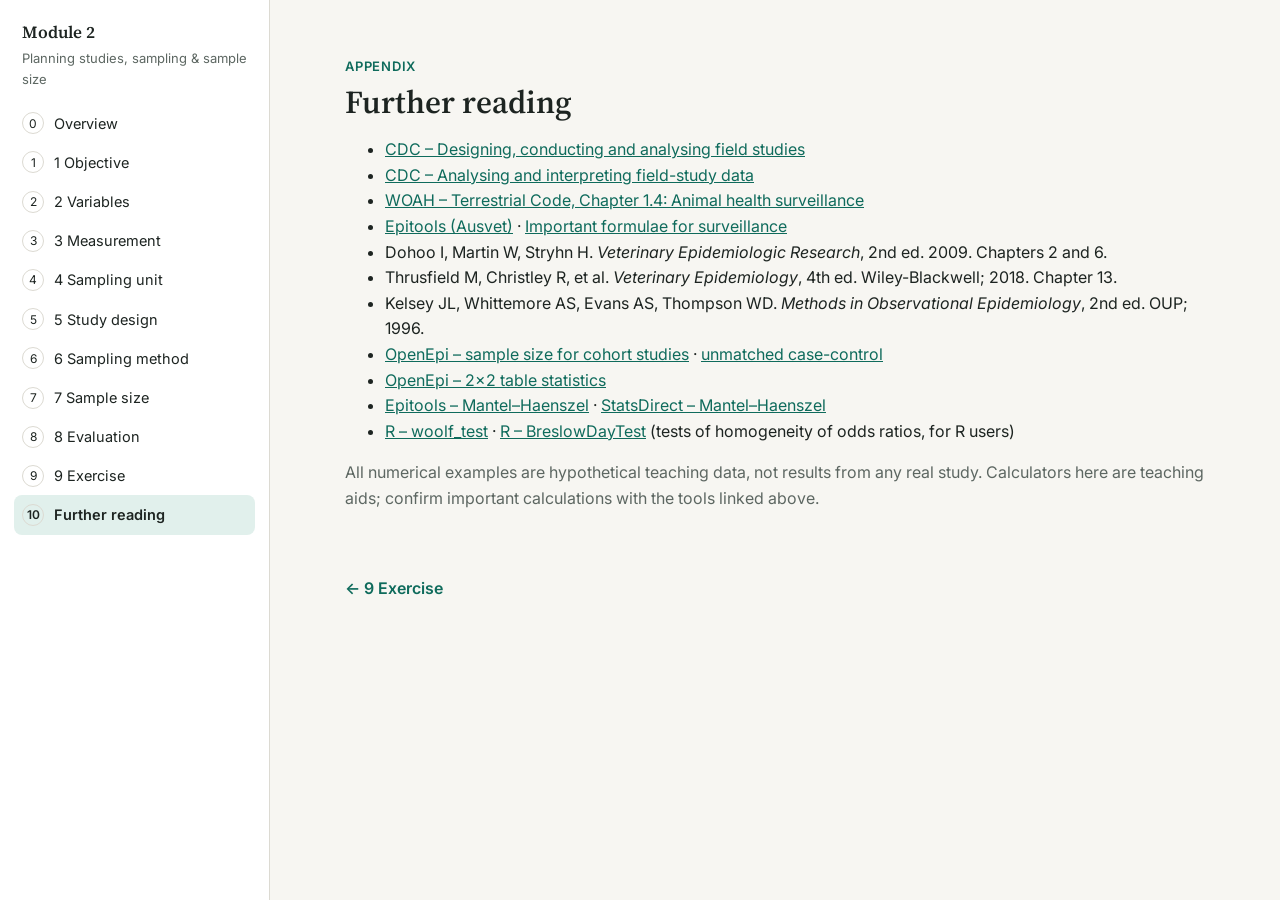
<file: 10-further-reading.html>
<!doctype html>
<html lang="en"><head><meta charset="utf-8"><meta name="viewport" content="width=device-width,initial-scale=1">
<title>Module 2 · Further reading</title>
<link rel="preconnect" href="https://fonts.googleapis.com">
<link href="https://fonts.googleapis.com/css2?family=Inter:wght@400;500;600&family=Source+Serif+4:opsz,wght@8..60,500;8..60,600&display=swap" rel="stylesheet">
<link rel="stylesheet" href="style.css">
</head><body>
<div class="top"><button class="btn alt" id="menu" aria-label="Open contents">☰ Contents</button><b>Module 2</b></div>
<nav class="side" id="side" aria-label="Contents"><div class="brand">Module 2</div><div class="sub">Planning studies, sampling &amp; sample size</div><div id="nav"><a href="index.html"><span class="n">0</span>Overview</a><a href="01-objective.html"><span class="n">1</span>1 Objective</a><a href="02-variables.html"><span class="n">2</span>2 Variables</a><a href="03-measurement.html"><span class="n">3</span>3 Measurement</a><a href="04-sampling-unit.html"><span class="n">4</span>4 Sampling unit</a><a href="05-study-design.html"><span class="n">5</span>5 Study design</a><a href="06-sampling-method.html"><span class="n">6</span>6 Sampling method</a><a href="07-sample-size.html"><span class="n">7</span>7 Sample size</a><a href="08-evaluation.html"><span class="n">8</span>8 Evaluation</a><a href="09-exercise.html"><span class="n">9</span>9 Exercise</a><a href="10-further-reading.html" class="on" aria-current="page"><span class="n">10</span>Further reading</a></div></nav>
<main>
<section id="s10" style="border:0">
 <div class="kick">Appendix</div><h2>Further reading</h2>
 <ul>
 <li><a target="_blank" rel="noopener" href="https://www.cdc.gov/field-epi-manual/php/chapters/design-conduct-analyze-field-studies.html">CDC – Designing, conducting and analysing field studies</a></li>
 <li><a target="_blank" rel="noopener" href="https://www.cdc.gov/field-epi-manual/php/chapters/analyze-interpret-data.html">CDC – Analysing and interpreting field-study data</a></li>
 <li><a target="_blank" rel="noopener" href="https://www.woah.org/fileadmin/Home/eng/Health_standards/tahc/current/chapitre_surveillance_general.pdf">WOAH – Terrestrial Code, Chapter 1.4: Animal health surveillance</a></li>
 <li><a target="_blank" rel="noopener" href="https://epitools.ausvet.com.au/">Epitools (Ausvet)</a> · <a target="_blank" rel="noopener" href="https://epitools.ausvet.com.au/static/Important-formulae-for-surveillance.pdf">Important formulae for surveillance</a></li>
 <li>Dohoo I, Martin W, Stryhn H. <i>Veterinary Epidemiologic Research</i>, 2nd ed. 2009. Chapters 2 and 6.</li>
 <li>Thrusfield M, Christley R, et al. <i>Veterinary Epidemiology</i>, 4th ed. Wiley-Blackwell; 2018. Chapter 13.</li>
 <li>Kelsey JL, Whittemore AS, Evans AS, Thompson WD. <i>Methods in Observational Epidemiology</i>, 2nd ed. OUP; 1996.</li>
 <li><a target="_blank" rel="noopener" href="https://www.openepi.com/PDFDocs/SSCohortDoc.pdf">OpenEpi – sample size for cohort studies</a> · <a target="_blank" rel="noopener" href="https://www.openepi.com/PDFDocs/SSCCDoc.pdf">unmatched case-control</a></li>
 <li><a target="_blank" rel="noopener" href="https://www.openepi.com/TwobyTwo/TwobyTwo.htm">OpenEpi – 2×2 table statistics</a></li>
 <li><a target="_blank" rel="noopener" href="https://epitools.ausvet.com.au/mantelhaenszel">Epitools – Mantel–Haenszel</a> · <a target="_blank" rel="noopener" href="https://www.statsdirect.com/help/meta_analysis/mh.htm">StatsDirect – Mantel–Haenszel</a></li>
 <li><a target="_blank" rel="noopener" href="https://rdrr.io/cran/vcd/man/woolf_test.html">R – woolf_test</a> · <a target="_blank" rel="noopener" href="https://rdrr.io/cran/DescTools/man/BreslowDayTest.html">R – BreslowDayTest</a> (tests of homogeneity of odds ratios, for R users)</li></ul>
 <p style="color:var(--muted)">All numerical examples are hypothetical teaching data, not results from any real study. Calculators here are teaching aids; confirm important calculations with the tools linked above.</p>
</section>
<div class="pn"><a href="09-exercise.html">← 9 Exercise</a><span></span></div>
</main>
<script src="app.js"></script>
<script>

</script>
</body></html>
</file>
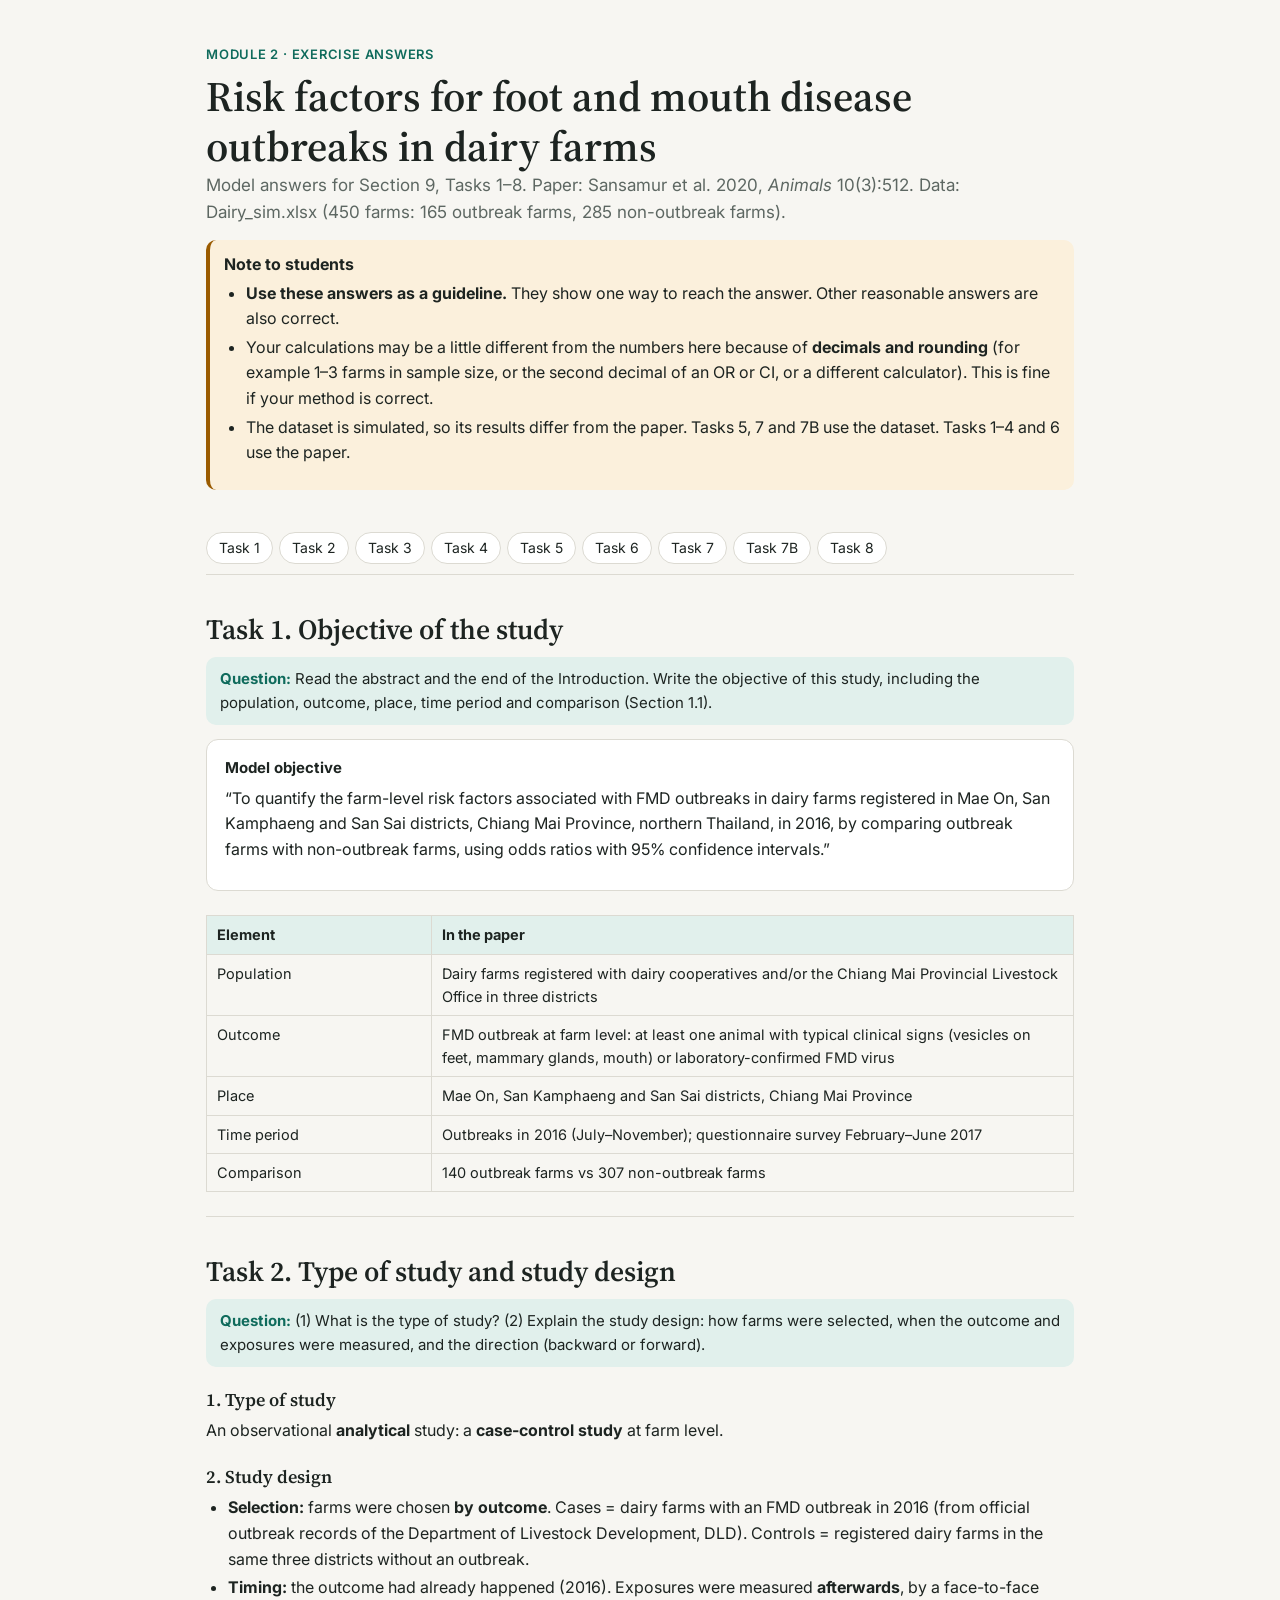
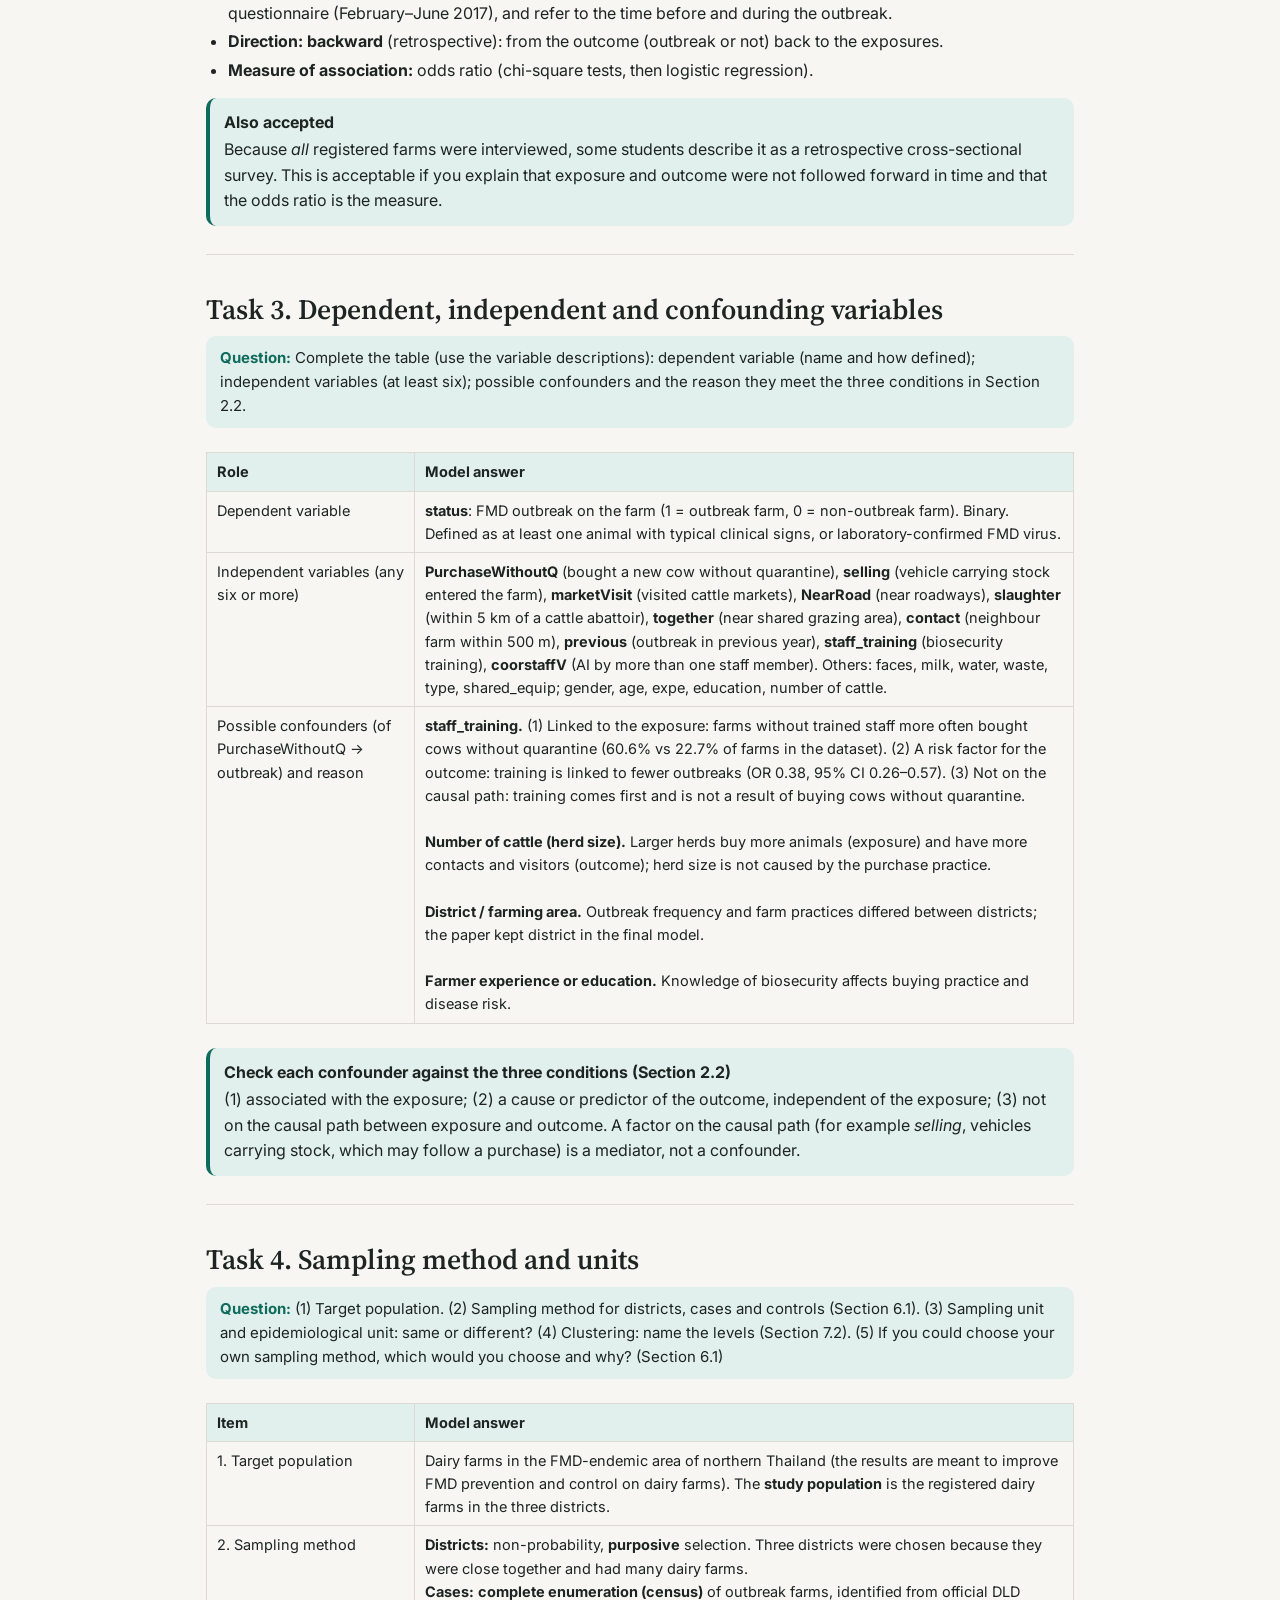
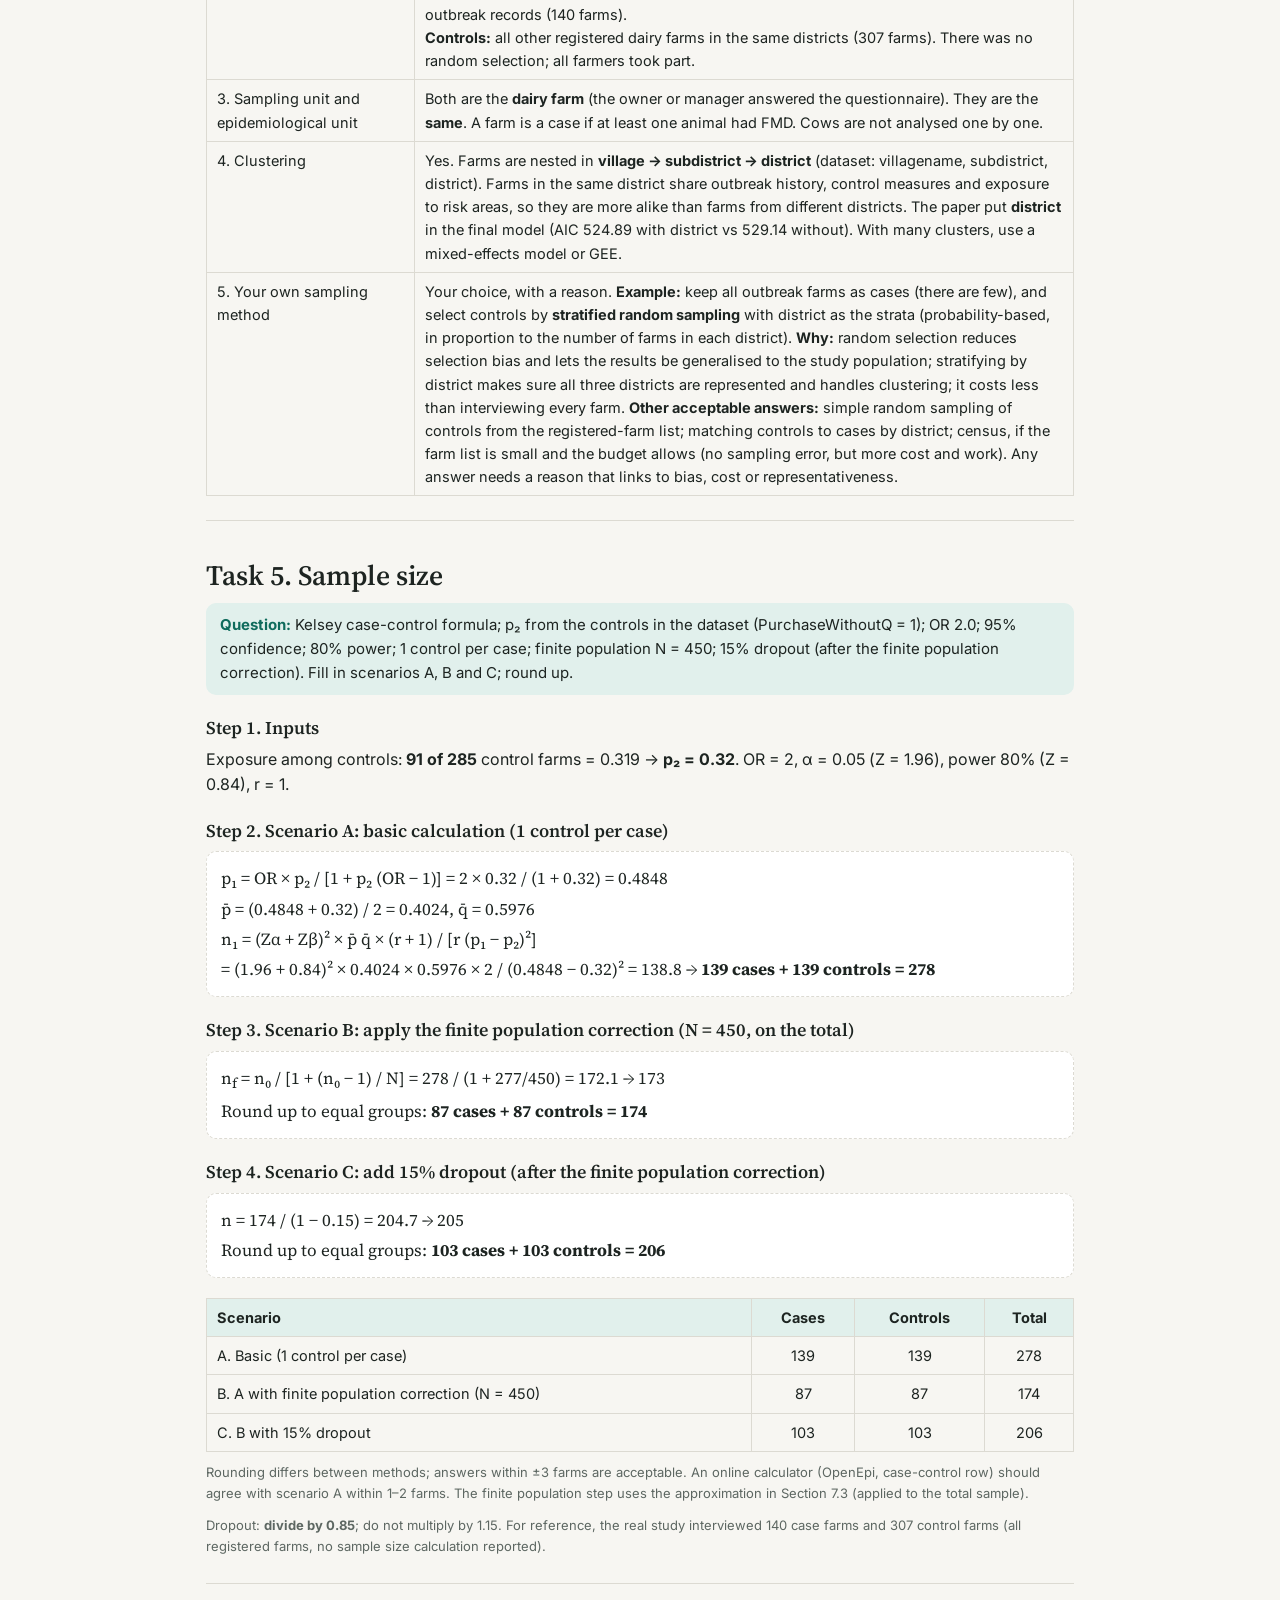
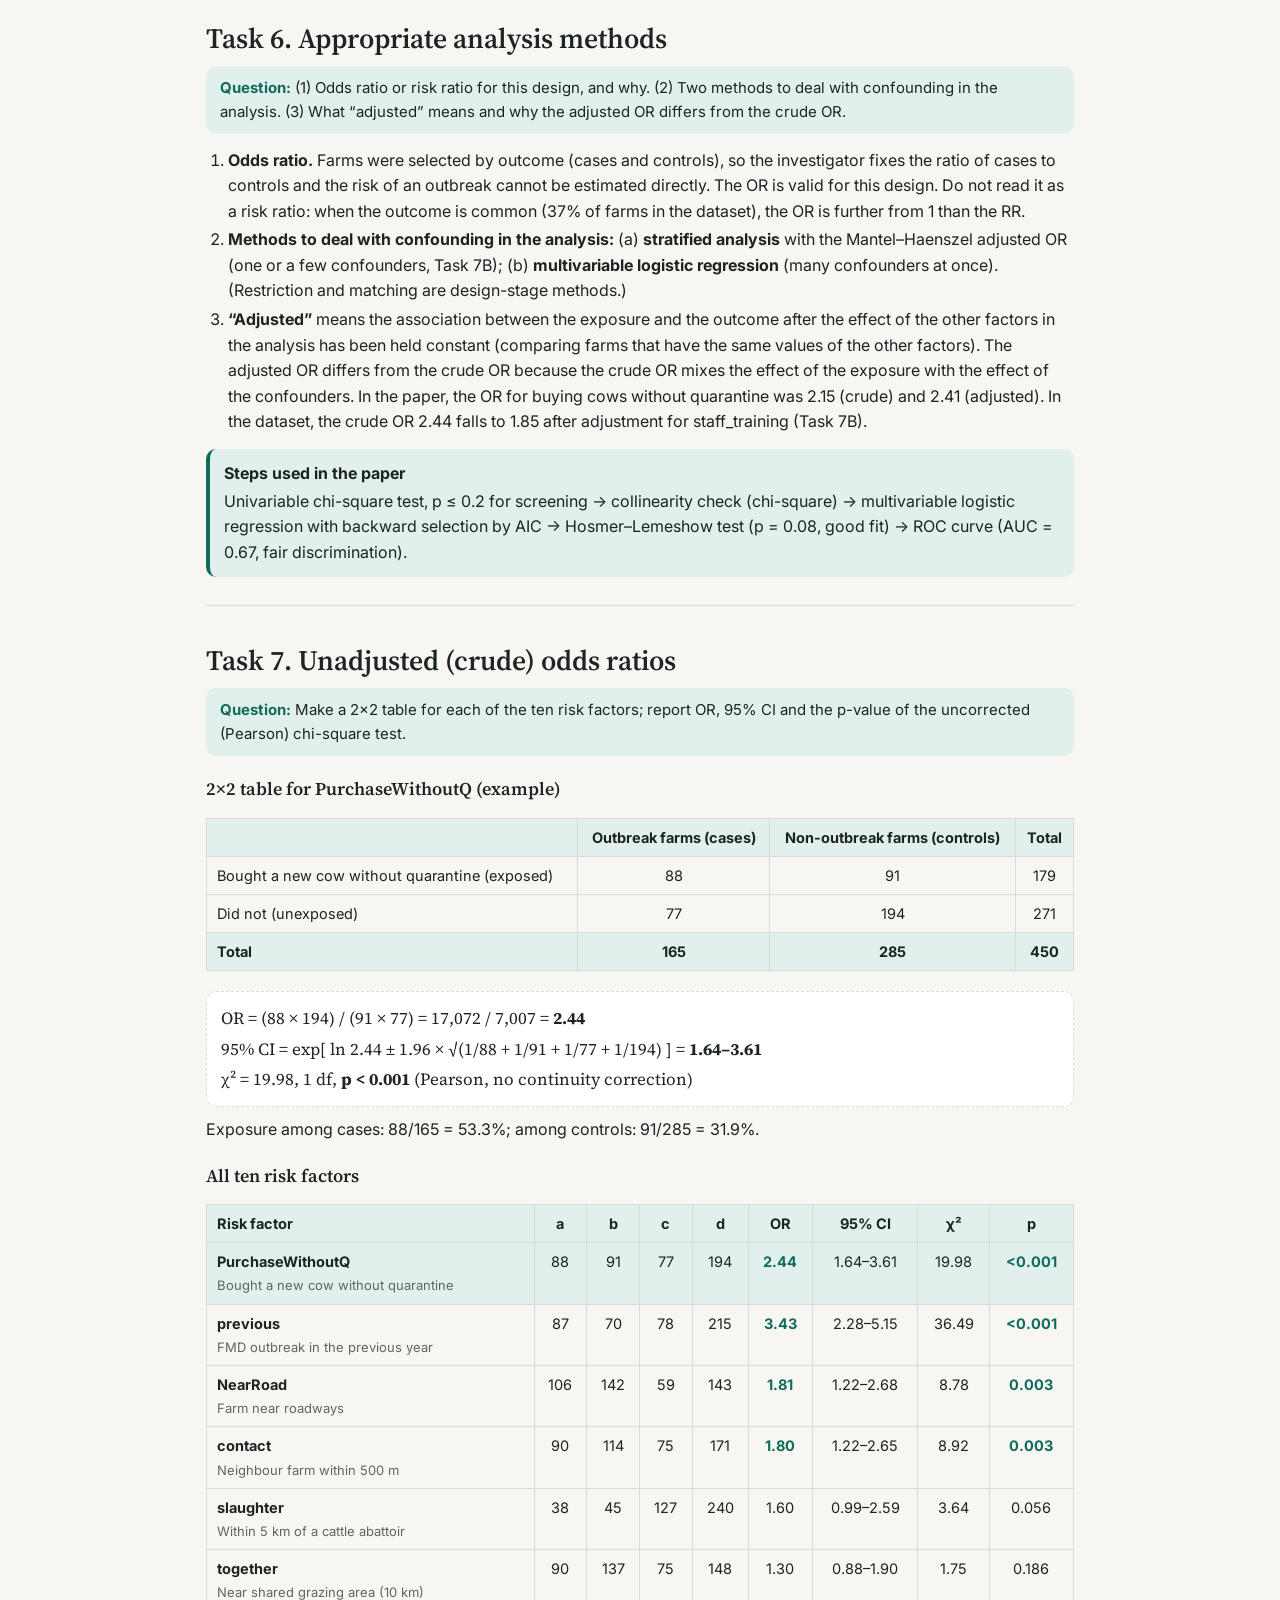
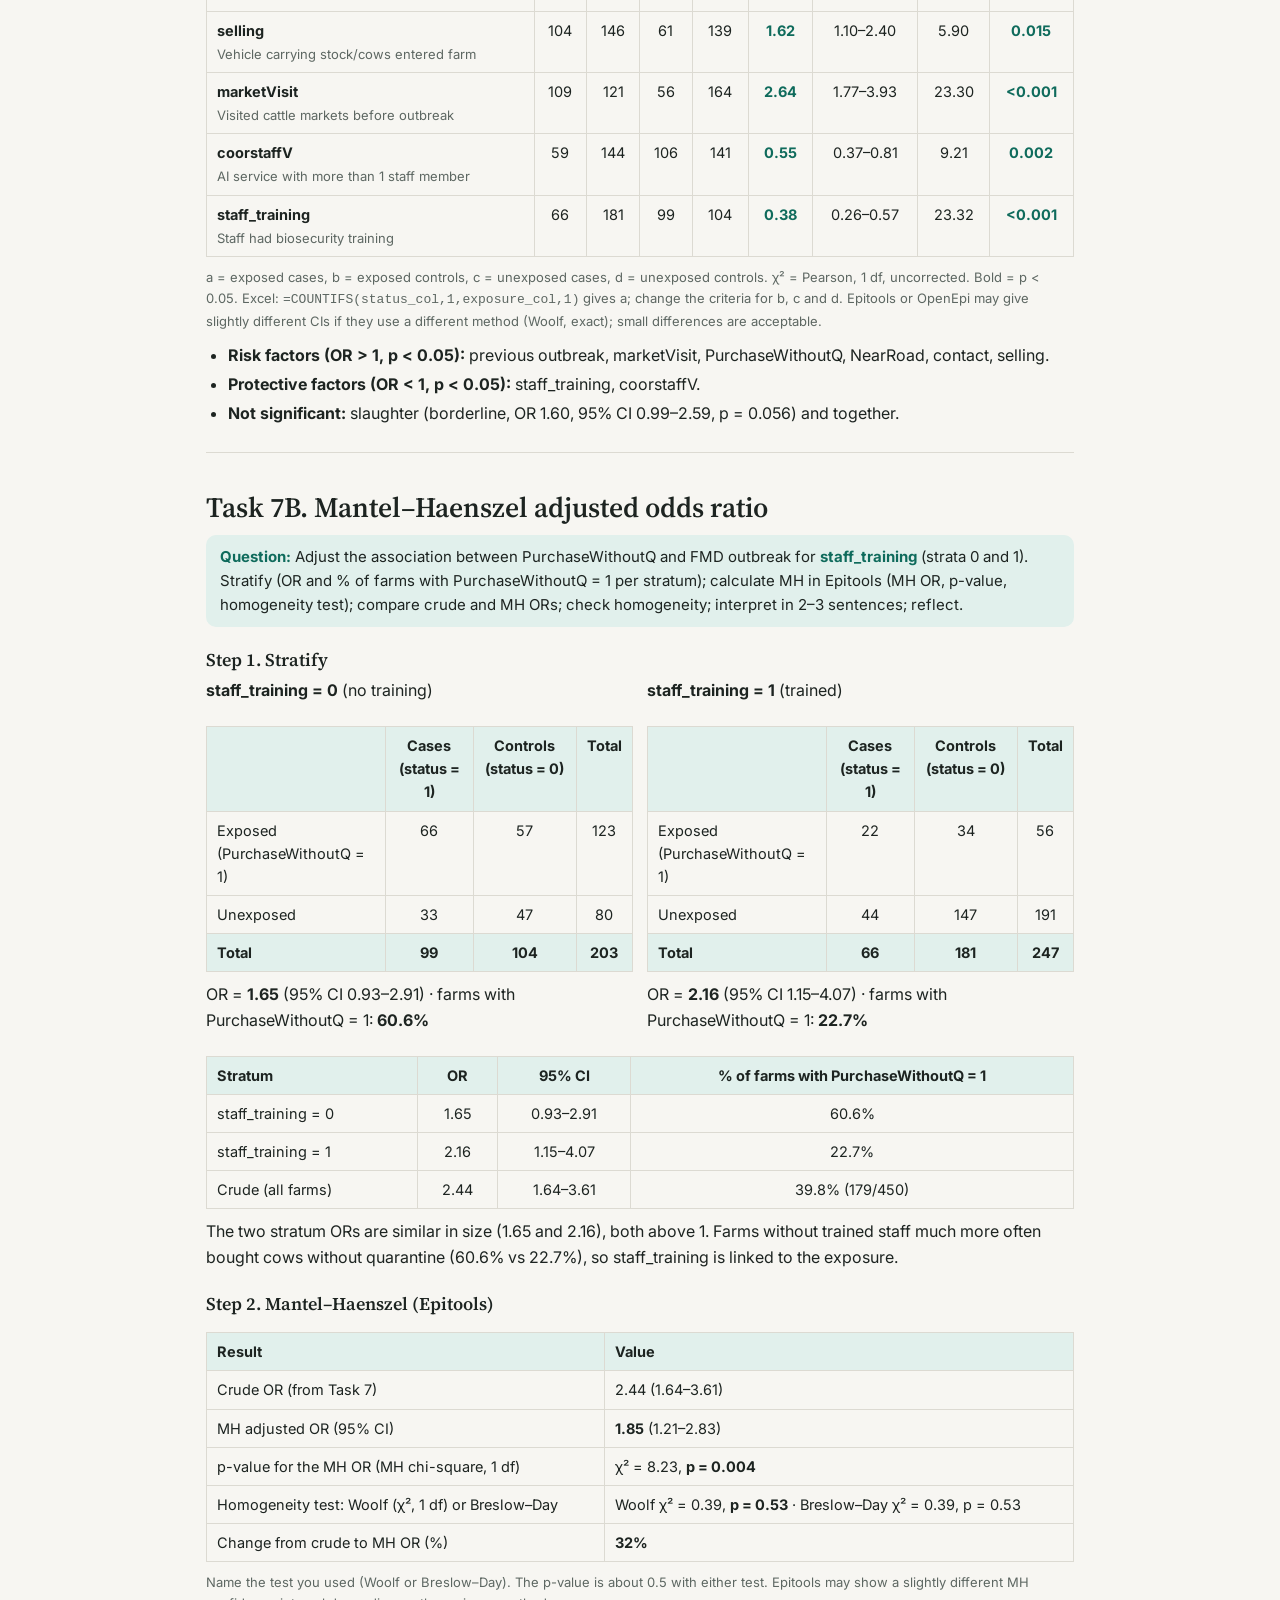
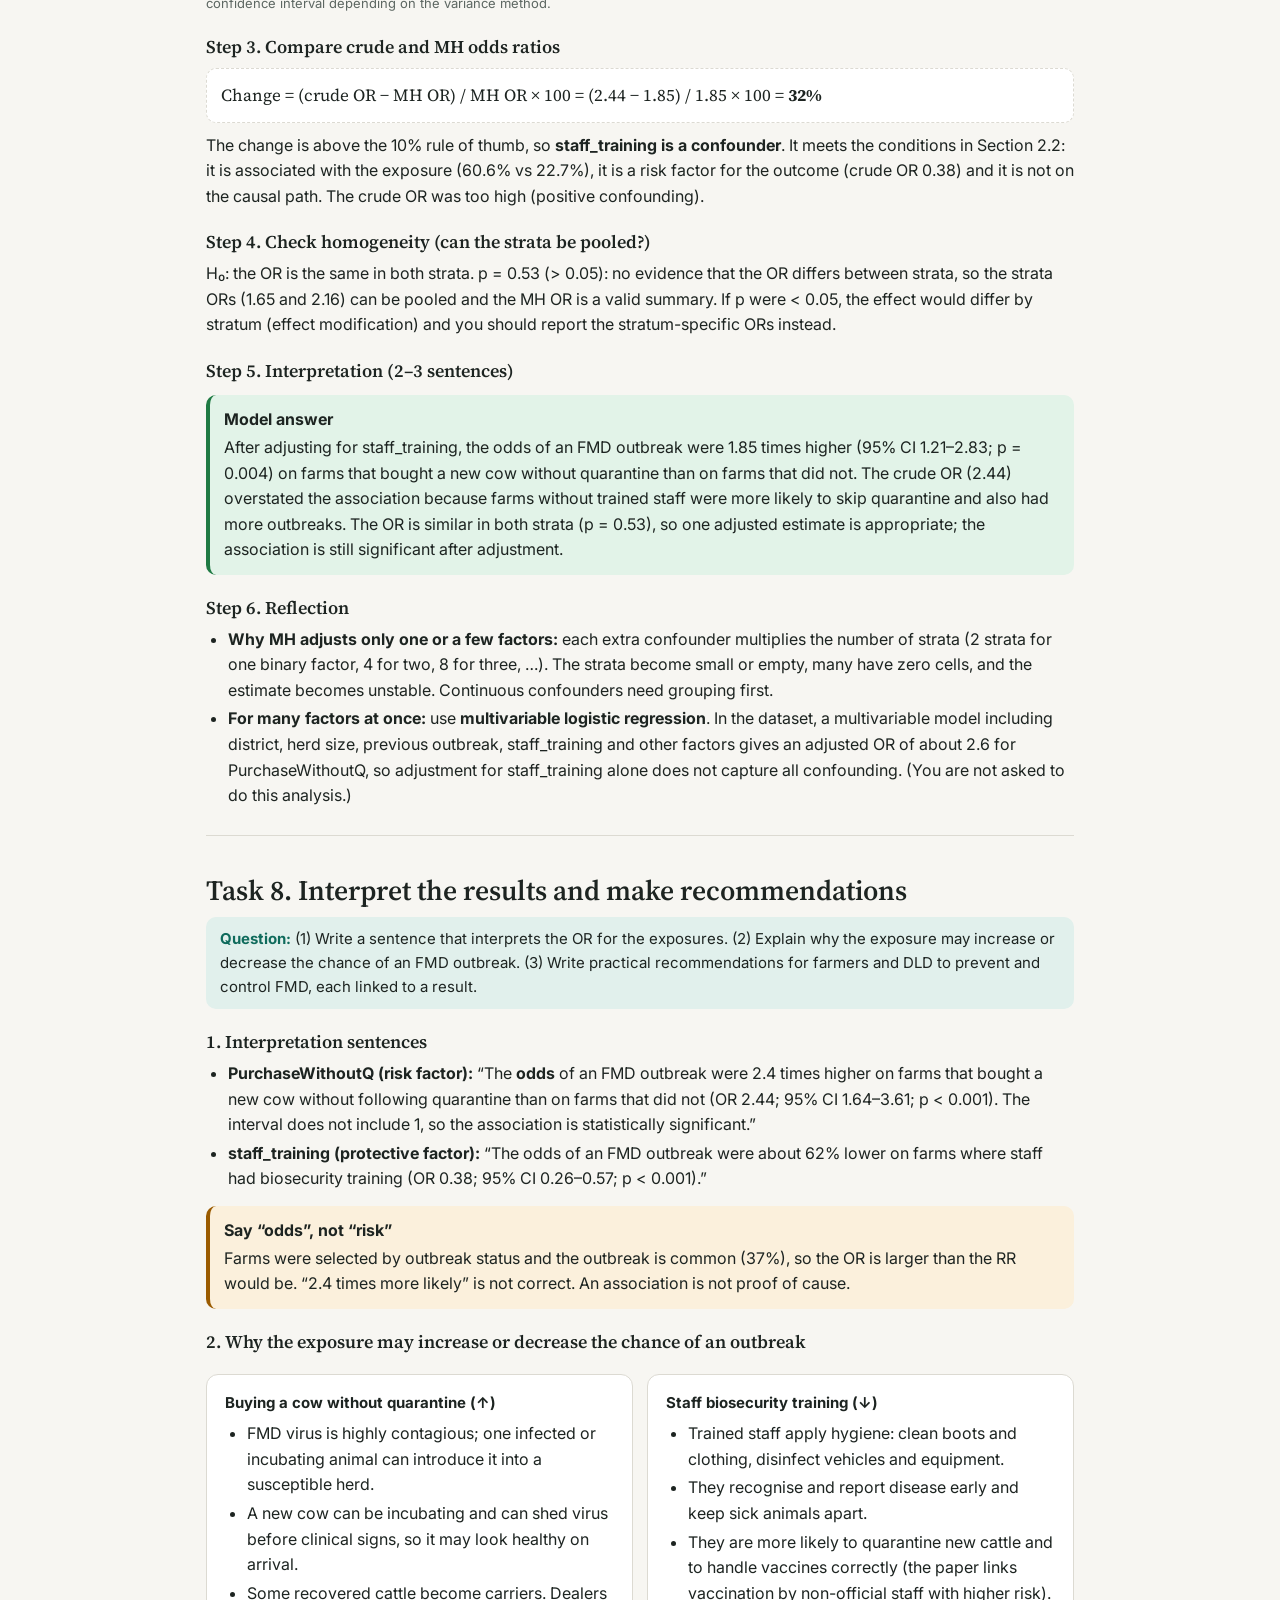
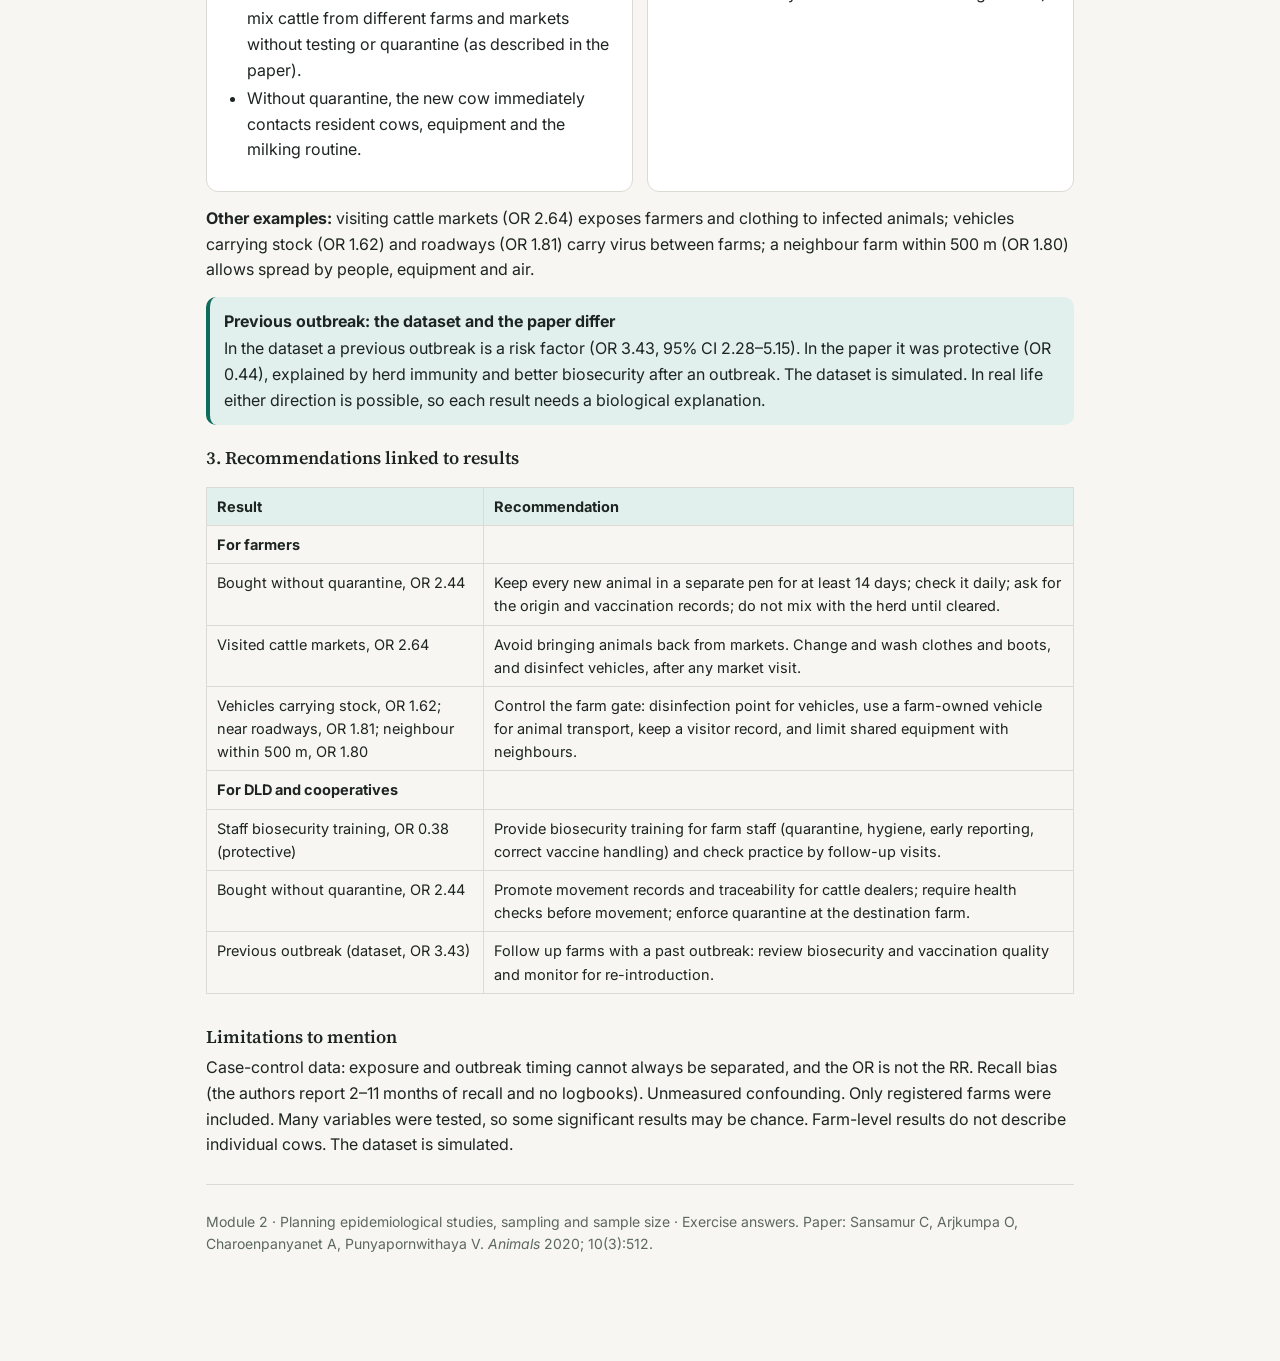
<file: Module2_Exercise_Answers.html>
<!doctype html>
<html lang="en">
<head>
<meta charset="utf-8">
<meta name="viewport" content="width=device-width,initial-scale=1">
<title>Module 2 Exercise – Answers</title>
<link rel="preconnect" href="https://fonts.googleapis.com">
<link href="https://fonts.googleapis.com/css2?family=Inter:wght@400;500;600&family=Source+Serif+4:wght@600&display=swap" rel="stylesheet">
<style>
:root{--bg:#f7f6f2;--surface:#fff;--ink:#1d2421;--muted:#5d6762;--line:#dcdad2;--accent:#0f6b5c;--accent-soft:#e1f0ec;--warn:#9a5b00;--warn-soft:#fbf0dc;--good:#1f7a43;--good-soft:#e2f3e8;--bad:#b3362b;}
@media (prefers-color-scheme:dark){:root{--bg:#151a18;--surface:#1e2522;--ink:#e8ece9;--muted:#9aa6a0;--line:#33403a;--accent:#4fc2ab;--accent-soft:#1d3a33;--warn:#e6b15c;--warn-soft:#3a2f17;--good:#6bcf8f;--good-soft:#1b3326;--bad:#f08a80;}}
*{box-sizing:border-box}
html{scroll-behavior:smooth;scroll-padding-top:70px}
body{margin:0;background:var(--bg);color:var(--ink);font:16px/1.6 Inter,system-ui,sans-serif;overflow-x:hidden}
h1,h2,h3{font-family:'Source Serif 4',Georgia,serif;font-weight:600;line-height:1.2;margin:0}
h1{font-size:clamp(28px,5vw,42px)} h2{font-size:clamp(22px,3.4vw,28px);margin-bottom:10px} h3{font-size:18px;margin:22px 0 8px}
p{margin:0 0 12px} a{color:var(--accent)}
.wrap{max-width:900px;margin:0 auto;padding:0 16px 80px}
header{padding:44px 0 18px}
.kick{font-size:13px;letter-spacing:.06em;text-transform:uppercase;color:var(--accent);font-weight:600;margin-bottom:6px}
.lead{font-size:17px;color:var(--muted)}
nav.chips{position:sticky;top:0;z-index:5;background:var(--bg);padding:10px 0;border-bottom:1px solid var(--line);display:flex;flex-wrap:wrap;gap:6px}
nav.chips a{padding:4px 12px;border:1px solid var(--line);border-radius:999px;text-decoration:none;font-size:14px;color:var(--ink);background:var(--surface)}
nav.chips a:hover{background:var(--accent-soft)}
section{padding:38px 0 14px;border-bottom:1px solid var(--line)}
.q{background:var(--accent-soft);border-radius:10px;padding:10px 14px;margin:0 0 14px;font-size:15px}
.q b{color:var(--accent)}
.card{background:var(--surface);border:1px solid var(--line);border-radius:12px;padding:16px 18px;margin:14px 0}
.card h4{margin:0 0 6px;font-size:15px}
.note,.warn,.good{border-radius:10px;padding:12px 14px;margin:14px 0;border-left:4px solid var(--accent);background:var(--accent-soft)}
.warn{border-color:var(--warn);background:var(--warn-soft)} .good{border-color:var(--good);background:var(--good-soft)}
.note b:first-child,.warn b:first-child,.good b:first-child{display:block;margin-bottom:2px}
.tw{overflow-x:auto;-webkit-overflow-scrolling:touch}
table{border-collapse:collapse;width:100%;font-size:14.5px;margin:10px 0}
th,td{border:1px solid var(--line);padding:7px 10px;text-align:left;vertical-align:top} th{background:var(--accent-soft)}
td.sig{font-weight:700;color:var(--accent)} tr.hl td{background:var(--accent-soft)}
.m{color:var(--muted);font-size:13px}
.f{font-family:'Source Serif 4',Georgia,serif;font-size:17px;background:var(--surface);border:1px dashed var(--line);border-radius:10px;padding:10px 14px;margin:10px 0;overflow-x:auto}
.f div{margin:3px 0;white-space:nowrap}
ul,ol{margin:0 0 12px;padding-left:22px} li{margin:3px 0}
.two{display:grid;grid-template-columns:1fr 1fr;gap:14px}
@media(max-width:700px){.two{grid-template-columns:1fr}}
.t2 td,.t2 th{text-align:center} .t2 td:first-child,.t2 th:first-child{text-align:left}
footer{padding:26px 0;color:var(--muted);font-size:14px}
@media print{nav.chips{display:none}section{break-inside:avoid-page}body{background:#fff}}
</style>
</head>
<body>
<div class="wrap">
<header>
  <div class="kick">Module 2 · Exercise answers</div>
  <h1>Risk factors for foot and mouth disease outbreaks in dairy farms</h1>
  <p class="lead">Model answers for Section 9, Tasks 1–8. Paper: Sansamur et al. 2020, <i>Animals</i> 10(3):512. Data: Dairy_sim.xlsx (450 farms: 165 outbreak farms, 285 non-outbreak farms).</p>
  <div class="warn"><b>Note to students</b>
    <ul>
      <li><b style="display:inline">Use these answers as a guideline.</b> They show one way to reach the answer. Other reasonable answers are also correct.</li>
      <li>Your calculations may be a little different from the numbers here because of <b style="display:inline">decimals and rounding</b> (for example 1–3 farms in sample size, or the second decimal of an OR or CI, or a different calculator). This is fine if your method is correct.</li>
      <li>The dataset is simulated, so its results differ from the paper. Tasks 5, 7 and 7B use the dataset. Tasks 1–4 and 6 use the paper.</li>
    </ul>
  </div>
</header>

<nav class="chips" aria-label="Tasks">
  <a href="#t1">Task 1</a><a href="#t2">Task 2</a><a href="#t3">Task 3</a><a href="#t4">Task 4</a><a href="#t5">Task 5</a><a href="#t6">Task 6</a><a href="#t7">Task 7</a><a href="#t7b">Task 7B</a><a href="#t8">Task 8</a>
</nav>

<!-- TASK 1 -->
<section id="t1">
  <h2>Task 1. Objective of the study</h2>
  <div class="q"><b>Question:</b> Read the abstract and the end of the Introduction. Write the objective of this study, including the population, outcome, place, time period and comparison (Section 1.1).</div>
  <div class="card">
    <h4>Model objective</h4>
    <p>“To quantify the farm-level risk factors associated with FMD outbreaks in dairy farms registered in Mae On, San Kamphaeng and San Sai districts, Chiang Mai Province, northern Thailand, in 2016, by comparing outbreak farms with non-outbreak farms, using odds ratios with 95% confidence intervals.”</p>
  </div>
  <div class="tw"><table>
    <tr><th style="width:26%">Element</th><th>In the paper</th></tr>
    <tr><td>Population</td><td>Dairy farms registered with dairy cooperatives and/or the Chiang Mai Provincial Livestock Office in three districts</td></tr>
    <tr><td>Outcome</td><td>FMD outbreak at farm level: at least one animal with typical clinical signs (vesicles on feet, mammary glands, mouth) or laboratory-confirmed FMD virus</td></tr>
    <tr><td>Place</td><td>Mae On, San Kamphaeng and San Sai districts, Chiang Mai Province</td></tr>
    <tr><td>Time period</td><td>Outbreaks in 2016 (July–November); questionnaire survey February–June 2017</td></tr>
    <tr><td>Comparison</td><td>140 outbreak farms vs 307 non-outbreak farms</td></tr>
  </table></div>
</section>

<!-- TASK 2 -->
<section id="t2">
  <h2>Task 2. Type of study and study design</h2>
  <div class="q"><b>Question:</b> (1) What is the type of study? (2) Explain the study design: how farms were selected, when the outcome and exposures were measured, and the direction (backward or forward).</div>
  <h3>1. Type of study</h3>
  <p>An observational <b>analytical</b> study: a <b>case-control study</b> at farm level.</p>
  <h3>2. Study design</h3>
  <ul>
    <li><b>Selection:</b> farms were chosen <b>by outcome</b>. Cases = dairy farms with an FMD outbreak in 2016 (from official outbreak records of the Department of Livestock Development, DLD). Controls = registered dairy farms in the same three districts without an outbreak.</li>
    <li><b>Timing:</b> the outcome had already happened (2016). Exposures were measured <b>afterwards</b>, by a face-to-face questionnaire (February–June 2017), and refer to the time before and during the outbreak.</li>
    <li><b>Direction:</b> <b>backward</b> (retrospective): from the outcome (outbreak or not) back to the exposures.</li>
    <li><b>Measure of association:</b> odds ratio (chi-square tests, then logistic regression).</li>
  </ul>
  <div class="note"><b>Also accepted</b>
    Because <i>all</i> registered farms were interviewed, some students describe it as a retrospective cross-sectional survey. This is acceptable if you explain that exposure and outcome were not followed forward in time and that the odds ratio is the measure.</div>
</section>

<!-- TASK 3 -->
<section id="t3">
  <h2>Task 3. Dependent, independent and confounding variables</h2>
  <div class="q"><b>Question:</b> Complete the table (use the variable descriptions): dependent variable (name and how defined); independent variables (at least six); possible confounders and the reason they meet the three conditions in Section 2.2.</div>
  <div class="tw"><table>
    <tr><th style="width:24%">Role</th><th>Model answer</th></tr>
    <tr><td>Dependent variable</td><td><b>status</b>: FMD outbreak on the farm (1 = outbreak farm, 0 = non-outbreak farm). Binary. Defined as at least one animal with typical clinical signs, or laboratory-confirmed FMD virus.</td></tr>
    <tr><td>Independent variables (any six or more)</td><td>
      <b>PurchaseWithoutQ</b> (bought a new cow without quarantine), <b>selling</b> (vehicle carrying stock entered the farm), <b>marketVisit</b> (visited cattle markets), <b>NearRoad</b> (near roadways), <b>slaughter</b> (within 5 km of a cattle abattoir), <b>together</b> (near shared grazing area), <b>contact</b> (neighbour farm within 500 m), <b>previous</b> (outbreak in previous year), <b>staff_training</b> (biosecurity training), <b>coorstaffV</b> (AI by more than one staff member). Others: faces, milk, water, waste, type, shared_equip; gender, age, expe, education, number of cattle.</td></tr>
    <tr><td>Possible confounders (of PurchaseWithoutQ → outbreak) and reason</td><td>
      <b>staff_training.</b> (1) Linked to the exposure: farms without trained staff more often bought cows without quarantine (60.6% vs 22.7% of farms in the dataset). (2) A risk factor for the outcome: training is linked to fewer outbreaks (OR 0.38, 95% CI 0.26–0.57). (3) Not on the causal path: training comes first and is not a result of buying cows without quarantine.<br><br>
      <b>Number of cattle (herd size).</b> Larger herds buy more animals (exposure) and have more contacts and visitors (outcome); herd size is not caused by the purchase practice.<br><br>
      <b>District / farming area.</b> Outbreak frequency and farm practices differed between districts; the paper kept district in the final model.<br><br>
      <b>Farmer experience or education.</b> Knowledge of biosecurity affects buying practice and disease risk.</td></tr>
  </table></div>
  <div class="note"><b>Check each confounder against the three conditions (Section 2.2)</b>
    (1) associated with the exposure; (2) a cause or predictor of the outcome, independent of the exposure; (3) not on the causal path between exposure and outcome. A factor on the causal path (for example <i>selling</i>, vehicles carrying stock, which may follow a purchase) is a mediator, not a confounder.</div>
</section>

<!-- TASK 4 -->
<section id="t4">
  <h2>Task 4. Sampling method and units</h2>
  <div class="q"><b>Question:</b> (1) Target population. (2) Sampling method for districts, cases and controls (Section 6.1). (3) Sampling unit and epidemiological unit: same or different? (4) Clustering: name the levels (Section 7.2). (5) If you could choose your own sampling method, which would you choose and why? (Section 6.1)</div>
  <div class="tw"><table>
    <tr><th style="width:24%">Item</th><th>Model answer</th></tr>
    <tr><td>1. Target population</td><td>Dairy farms in the FMD-endemic area of northern Thailand (the results are meant to improve FMD prevention and control on dairy farms). The <b>study population</b> is the registered dairy farms in the three districts.</td></tr>
    <tr><td>2. Sampling method</td><td>
      <b>Districts:</b> non-probability, <b>purposive</b> selection. Three districts were chosen because they were close together and had many dairy farms.<br>
      <b>Cases:</b> <b>complete enumeration (census)</b> of outbreak farms, identified from official DLD outbreak records (140 farms).<br>
      <b>Controls:</b> all other registered dairy farms in the same districts (307 farms). There was no random selection; all farmers took part.</td></tr>
    <tr><td>3. Sampling unit and epidemiological unit</td><td>Both are the <b>dairy farm</b> (the owner or manager answered the questionnaire). They are the <b>same</b>. A farm is a case if at least one animal had FMD. Cows are not analysed one by one.</td></tr>
    <tr><td>4. Clustering</td><td>Yes. Farms are nested in <b>village → subdistrict → district</b> (dataset: villagename, subdistrict, district). Farms in the same district share outbreak history, control measures and exposure to risk areas, so they are more alike than farms from different districts. The paper put <b>district</b> in the final model (AIC 524.89 with district vs 529.14 without). With many clusters, use a mixed-effects model or GEE.</td></tr>
    <tr><td>5. Your own sampling method</td><td>Your choice, with a reason. <b>Example:</b> keep all outbreak farms as cases (there are few), and select controls by <b>stratified random sampling</b> with district as the strata (probability-based, in proportion to the number of farms in each district). <b>Why:</b> random selection reduces selection bias and lets the results be generalised to the study population; stratifying by district makes sure all three districts are represented and handles clustering; it costs less than interviewing every farm. <b>Other acceptable answers:</b> simple random sampling of controls from the registered-farm list; matching controls to cases by district; census, if the farm list is small and the budget allows (no sampling error, but more cost and work). Any answer needs a reason that links to bias, cost or representativeness.</td></tr>
  </table></div>
</section>

<!-- TASK 5 -->
<section id="t5">
  <h2>Task 5. Sample size</h2>
  <div class="q"><b>Question:</b> Kelsey case-control formula; p₂ from the controls in the dataset (PurchaseWithoutQ = 1); OR 2.0; 95% confidence; 80% power; 1 control per case; finite population N = 450; 15% dropout (after the finite population correction). Fill in scenarios A, B and C; round up.</div>
  <h3>Step 1. Inputs</h3>
  <p>Exposure among controls: <b>91 of 285</b> control farms = 0.319 → <b>p₂ = 0.32</b>. OR = 2, α = 0.05 (Z = 1.96), power 80% (Z = 0.84), r = 1.</p>
  <h3>Step 2. Scenario A: basic calculation (1 control per case)</h3>
  <div class="f">
    <div>p₁ = OR × p₂ / [1 + p₂ (OR − 1)] = 2 × 0.32 / (1 + 0.32) = 0.4848</div>
    <div>p̄ = (0.4848 + 0.32) / 2 = 0.4024, q̄ = 0.5976</div>
    <div>n₁ = (Zα + Zβ)² × p̄ q̄ × (r + 1) / [r (p₁ − p₂)²]</div>
    <div>= (1.96 + 0.84)² × 0.4024 × 0.5976 × 2 / (0.4848 − 0.32)² = 138.8 → <b>139 cases + 139 controls = 278</b></div>
  </div>
  <h3>Step 3. Scenario B: apply the finite population correction (N = 450, on the total)</h3>
  <div class="f">
    <div>n<sub>f</sub> = n₀ / [1 + (n₀ − 1) / N] = 278 / (1 + 277/450) = 172.1 → 173</div>
    <div>Round up to equal groups: <b>87 cases + 87 controls = 174</b></div>
  </div>
  <h3>Step 4. Scenario C: add 15% dropout (after the finite population correction)</h3>
  <div class="f">
    <div>n = 174 / (1 − 0.15) = 204.7 → 205</div>
    <div>Round up to equal groups: <b>103 cases + 103 controls = 206</b></div>
  </div>
  <div class="tw"><table class="t2">
    <tr><th>Scenario</th><th>Cases</th><th>Controls</th><th>Total</th></tr>
    <tr><td>A. Basic (1 control per case)</td><td>139</td><td>139</td><td>278</td></tr>
    <tr><td>B. A with finite population correction (N = 450)</td><td>87</td><td>87</td><td>174</td></tr>
    <tr><td>C. B with 15% dropout</td><td>103</td><td>103</td><td>206</td></tr>
  </table></div>
  <p class="m">Rounding differs between methods; answers within ±3 farms are acceptable. An online calculator (OpenEpi, case-control row) should agree with scenario A within 1–2 farms. The finite population step uses the approximation in Section 7.3 (applied to the total sample).</p>
  <p class="m">Dropout: <b>divide by 0.85</b>; do not multiply by 1.15. For reference, the real study interviewed 140 case farms and 307 control farms (all registered farms, no sample size calculation reported).</p>
</section>

<!-- TASK 6 -->
<section id="t6">
  <h2>Task 6. Appropriate analysis methods</h2>
  <div class="q"><b>Question:</b> (1) Odds ratio or risk ratio for this design, and why. (2) Two methods to deal with confounding in the analysis. (3) What “adjusted” means and why the adjusted OR differs from the crude OR.</div>
  <ol>
    <li><b>Odds ratio.</b> Farms were selected by outcome (cases and controls), so the investigator fixes the ratio of cases to controls and the risk of an outbreak cannot be estimated directly. The OR is valid for this design. Do not read it as a risk ratio: when the outcome is common (37% of farms in the dataset), the OR is further from 1 than the RR.</li>
    <li><b>Methods to deal with confounding in the analysis:</b> (a) <b>stratified analysis</b> with the Mantel–Haenszel adjusted OR (one or a few confounders, Task 7B); (b) <b>multivariable logistic regression</b> (many confounders at once). (Restriction and matching are design-stage methods.)</li>
    <li><b>“Adjusted”</b> means the association between the exposure and the outcome after the effect of the other factors in the analysis has been held constant (comparing farms that have the same values of the other factors). The adjusted OR differs from the crude OR because the crude OR mixes the effect of the exposure with the effect of the confounders. In the paper, the OR for buying cows without quarantine was 2.15 (crude) and 2.41 (adjusted). In the dataset, the crude OR 2.44 falls to 1.85 after adjustment for staff_training (Task 7B).</li>
      </ol>
  <div class="note"><b>Steps used in the paper</b>
    Univariable chi-square test, p ≤ 0.2 for screening → collinearity check (chi-square) → multivariable logistic regression with backward selection by AIC → Hosmer–Lemeshow test (p = 0.08, good fit) → ROC curve (AUC = 0.67, fair discrimination).</div>
</section>

<!-- TASK 7 -->
<section id="t7">
  <h2>Task 7. Unadjusted (crude) odds ratios</h2>
  <div class="q"><b>Question:</b> Make a 2×2 table for each of the ten risk factors; report OR, 95% CI and the p-value of the uncorrected (Pearson) chi-square test.</div>
  <h3>2×2 table for PurchaseWithoutQ (example)</h3>
  <div class="tw"><table class="t2">
    <tr><th></th><th>Outbreak farms (cases)</th><th>Non-outbreak farms (controls)</th><th>Total</th></tr>
    <tr><td>Bought a new cow without quarantine (exposed)</td><td>88</td><td>91</td><td>179</td></tr>
    <tr><td>Did not (unexposed)</td><td>77</td><td>194</td><td>271</td></tr>
    <tr><th style="text-align:left">Total</th><th>165</th><th>285</th><th>450</th></tr>
  </table></div>
  <div class="f">
    <div>OR = (88 × 194) / (91 × 77) = 17,072 / 7,007 = <b>2.44</b></div>
    <div>95% CI = exp[ ln 2.44 ± 1.96 × √(1/88 + 1/91 + 1/77 + 1/194) ] = <b>1.64–3.61</b></div>
    <div>χ² = 19.98, 1 df, <b>p &lt; 0.001</b> (Pearson, no continuity correction)</div>
  </div>
  <p>Exposure among cases: 88/165 = 53.3%; among controls: 91/285 = 31.9%.</p>
  <h3>All ten risk factors</h3>
  <div class="tw"><table class="t2">
    <tr><th>Risk factor</th><th>a</th><th>b</th><th>c</th><th>d</th><th>OR</th><th>95% CI</th><th>χ²</th><th>p</th></tr>
<tr class="hl"><td><b>PurchaseWithoutQ</b><br><span class="m">Bought a new cow without quarantine</span></td><td>88</td><td>91</td><td>77</td><td>194</td><td class="sig">2.44</td><td>1.64–3.61</td><td>19.98</td><td class="sig">&lt;0.001</td></tr>
<tr><td><b>previous</b><br><span class="m">FMD outbreak in the previous year</span></td><td>87</td><td>70</td><td>78</td><td>215</td><td class="sig">3.43</td><td>2.28–5.15</td><td>36.49</td><td class="sig">&lt;0.001</td></tr>
<tr><td><b>NearRoad</b><br><span class="m">Farm near roadways</span></td><td>106</td><td>142</td><td>59</td><td>143</td><td class="sig">1.81</td><td>1.22–2.68</td><td>8.78</td><td class="sig">0.003</td></tr>
<tr><td><b>contact</b><br><span class="m">Neighbour farm within 500 m</span></td><td>90</td><td>114</td><td>75</td><td>171</td><td class="sig">1.80</td><td>1.22–2.65</td><td>8.92</td><td class="sig">0.003</td></tr>
<tr><td><b>slaughter</b><br><span class="m">Within 5 km of a cattle abattoir</span></td><td>38</td><td>45</td><td>127</td><td>240</td><td>1.60</td><td>0.99–2.59</td><td>3.64</td><td>0.056</td></tr>
<tr><td><b>together</b><br><span class="m">Near shared grazing area (10 km)</span></td><td>90</td><td>137</td><td>75</td><td>148</td><td>1.30</td><td>0.88–1.90</td><td>1.75</td><td>0.186</td></tr>
<tr><td><b>selling</b><br><span class="m">Vehicle carrying stock/cows entered farm</span></td><td>104</td><td>146</td><td>61</td><td>139</td><td class="sig">1.62</td><td>1.10–2.40</td><td>5.90</td><td class="sig">0.015</td></tr>
<tr><td><b>marketVisit</b><br><span class="m">Visited cattle markets before outbreak</span></td><td>109</td><td>121</td><td>56</td><td>164</td><td class="sig">2.64</td><td>1.77–3.93</td><td>23.30</td><td class="sig">&lt;0.001</td></tr>
<tr><td><b>coorstaffV</b><br><span class="m">AI service with more than 1 staff member</span></td><td>59</td><td>144</td><td>106</td><td>141</td><td class="sig">0.55</td><td>0.37–0.81</td><td>9.21</td><td class="sig">0.002</td></tr>
<tr><td><b>staff_training</b><br><span class="m">Staff had biosecurity training</span></td><td>66</td><td>181</td><td>99</td><td>104</td><td class="sig">0.38</td><td>0.26–0.57</td><td>23.32</td><td class="sig">&lt;0.001</td></tr>
  </table></div>
  <p class="m">a = exposed cases, b = exposed controls, c = unexposed cases, d = unexposed controls. χ² = Pearson, 1 df, uncorrected. Bold = p &lt; 0.05. Excel: <code>=COUNTIFS(status_col,1,exposure_col,1)</code> gives a; change the criteria for b, c and d. Epitools or OpenEpi may give slightly different CIs if they use a different method (Woolf, exact); small differences are acceptable.</p>
  <ul>
    <li><b>Risk factors (OR &gt; 1, p &lt; 0.05):</b> previous outbreak, marketVisit, PurchaseWithoutQ, NearRoad, contact, selling.</li>
    <li><b>Protective factors (OR &lt; 1, p &lt; 0.05):</b> staff_training, coorstaffV.</li>
    <li><b>Not significant:</b> slaughter (borderline, OR 1.60, 95% CI 0.99–2.59, p = 0.056) and together.</li>
  </ul>
</section>

<!-- TASK 7B -->
<section id="t7b">
  <h2>Task 7B. Mantel–Haenszel adjusted odds ratio</h2>
  <div class="q"><b>Question:</b> Adjust the association between PurchaseWithoutQ and FMD outbreak for <b>staff_training</b> (strata 0 and 1). Stratify (OR and % of farms with PurchaseWithoutQ = 1 per stratum); calculate MH in Epitools (MH OR, p-value, homogeneity test); compare crude and MH ORs; check homogeneity; interpret in 2–3 sentences; reflect.</div>

  <h3>Step 1. Stratify</h3>
  <div class="two">
    <div>
      <p><b>staff_training = 0</b> (no training)</p>
      <div class="tw"><table class="t2">
        <tr><th></th><th>Cases (status = 1)</th><th>Controls (status = 0)</th><th>Total</th></tr>
        <tr><td>Exposed (PurchaseWithoutQ = 1)</td><td>66</td><td>57</td><td>123</td></tr>
        <tr><td>Unexposed</td><td>33</td><td>47</td><td>80</td></tr>
        <tr><th style="text-align:left">Total</th><th>99</th><th>104</th><th>203</th></tr>
      </table></div>
      <p>OR = <b>1.65</b> (95% CI 0.93–2.91) · farms with PurchaseWithoutQ = 1: <b>60.6%</b></p>
    </div>
    <div>
      <p><b>staff_training = 1</b> (trained)</p>
      <div class="tw"><table class="t2">
        <tr><th></th><th>Cases (status = 1)</th><th>Controls (status = 0)</th><th>Total</th></tr>
        <tr><td>Exposed (PurchaseWithoutQ = 1)</td><td>22</td><td>34</td><td>56</td></tr>
        <tr><td>Unexposed</td><td>44</td><td>147</td><td>191</td></tr>
        <tr><th style="text-align:left">Total</th><th>66</th><th>181</th><th>247</th></tr>
      </table></div>
      <p>OR = <b>2.16</b> (95% CI 1.15–4.07) · farms with PurchaseWithoutQ = 1: <b>22.7%</b></p>
    </div>
  </div>
  <div class="tw"><table class="t2">
    <tr><th>Stratum</th><th>OR</th><th>95% CI</th><th>% of farms with PurchaseWithoutQ = 1</th></tr>
    <tr><td>staff_training = 0</td><td>1.65</td><td>0.93–2.91</td><td>60.6%</td></tr>
    <tr><td>staff_training = 1</td><td>2.16</td><td>1.15–4.07</td><td>22.7%</td></tr>
    <tr><td>Crude (all farms)</td><td>2.44</td><td>1.64–3.61</td><td>39.8% (179/450)</td></tr>
  </table></div>
  <p>The two stratum ORs are similar in size (1.65 and 2.16), both above 1. Farms without trained staff much more often bought cows without quarantine (60.6% vs 22.7%), so staff_training is linked to the exposure.</p>

  <h3>Step 2. Mantel–Haenszel (Epitools)</h3>
  <div class="tw"><table>
    <tr><th>Result</th><th>Value</th></tr>
    <tr><td>Crude OR (from Task 7)</td><td>2.44 (1.64–3.61)</td></tr>
    <tr><td>MH adjusted OR (95% CI)</td><td><b>1.85</b> (1.21–2.83)</td></tr>
    <tr><td>p-value for the MH OR (MH chi-square, 1 df)</td><td>χ² = 8.23, <b>p = 0.004</b></td></tr>
    <tr><td>Homogeneity test: Woolf (χ², 1 df) or Breslow–Day</td><td>Woolf χ² = 0.39, <b>p = 0.53</b> · Breslow–Day χ² = 0.39, p = 0.53</td></tr>
    <tr><td>Change from crude to MH OR (%)</td><td><b>32%</b></td></tr>
  </table></div>
  <p class="m">Name the test you used (Woolf or Breslow–Day). The p-value is about 0.5 with either test. Epitools may show a slightly different MH confidence interval depending on the variance method.</p>

  <h3>Step 3. Compare crude and MH odds ratios</h3>
  <div class="f">
    <div>Change = (crude OR − MH OR) / MH OR × 100 = (2.44 − 1.85) / 1.85 × 100 = <b>32%</b></div>
  </div>
  <p>The change is above the 10% rule of thumb, so <b>staff_training is a confounder</b>. It meets the conditions in Section 2.2: it is associated with the exposure (60.6% vs 22.7%), it is a risk factor for the outcome (crude OR 0.38) and it is not on the causal path. The crude OR was too high (positive confounding).</p>

  <h3>Step 4. Check homogeneity (can the strata be pooled?)</h3>
  <p>H₀: the OR is the same in both strata. p = 0.53 (&gt; 0.05): no evidence that the OR differs between strata, so the strata ORs (1.65 and 2.16) can be pooled and the MH OR is a valid summary. If p were &lt; 0.05, the effect would differ by stratum (effect modification) and you should report the stratum-specific ORs instead.</p>

  <h3>Step 5. Interpretation (2–3 sentences)</h3>
  <div class="good"><b>Model answer</b>
    After adjusting for staff_training, the odds of an FMD outbreak were 1.85 times higher (95% CI 1.21–2.83; p = 0.004) on farms that bought a new cow without quarantine than on farms that did not. The crude OR (2.44) overstated the association because farms without trained staff were more likely to skip quarantine and also had more outbreaks. The OR is similar in both strata (p = 0.53), so one adjusted estimate is appropriate; the association is still significant after adjustment.</div>

  <h3>Step 6. Reflection</h3>
  <ul>
    <li><b>Why MH adjusts only one or a few factors:</b> each extra confounder multiplies the number of strata (2 strata for one binary factor, 4 for two, 8 for three, …). The strata become small or empty, many have zero cells, and the estimate becomes unstable. Continuous confounders need grouping first.</li>
    <li><b>For many factors at once:</b> use <b>multivariable logistic regression</b>. In the dataset, a multivariable model including district, herd size, previous outbreak, staff_training and other factors gives an adjusted OR of about 2.6 for PurchaseWithoutQ, so adjustment for staff_training alone does not capture all confounding. (You are not asked to do this analysis.)</li>
  </ul>
</section>

<!-- TASK 8 -->
<section id="t8">
  <h2>Task 8. Interpret the results and make recommendations</h2>
  <div class="q"><b>Question:</b> (1) Write a sentence that interprets the OR for the exposures. (2) Explain why the exposure may increase or decrease the chance of an FMD outbreak. (3) Write practical recommendations for farmers and DLD to prevent and control FMD, each linked to a result.</div>

  <h3>1. Interpretation sentences</h3>
  <ul>
    <li><b>PurchaseWithoutQ (risk factor):</b> “The <b>odds</b> of an FMD outbreak were 2.4 times higher on farms that bought a new cow without following quarantine than on farms that did not (OR 2.44; 95% CI 1.64–3.61; p &lt; 0.001). The interval does not include 1, so the association is statistically significant.”</li>
    <li><b>staff_training (protective factor):</b> “The odds of an FMD outbreak were about 62% lower on farms where staff had biosecurity training (OR 0.38; 95% CI 0.26–0.57; p &lt; 0.001).”</li>
  </ul>
  <div class="warn"><b>Say “odds”, not “risk”</b>
    Farms were selected by outbreak status and the outbreak is common (37%), so the OR is larger than the RR would be. “2.4 times more likely” is not correct. An association is not proof of cause.</div>

  <h3>2. Why the exposure may increase or decrease the chance of an outbreak</h3>
  <div class="two">
    <div class="card"><h4>Buying a cow without quarantine (↑)</h4>
      <ul>
        <li>FMD virus is highly contagious; one infected or incubating animal can introduce it into a susceptible herd.</li>
        <li>A new cow can be incubating and can shed virus before clinical signs, so it may look healthy on arrival.</li>
        <li>Some recovered cattle become carriers. Dealers mix cattle from different farms and markets without testing or quarantine (as described in the paper).</li>
        <li>Without quarantine, the new cow immediately contacts resident cows, equipment and the milking routine.</li>
      </ul></div>
    <div class="card"><h4>Staff biosecurity training (↓)</h4>
      <ul>
        <li>Trained staff apply hygiene: clean boots and clothing, disinfect vehicles and equipment.</li>
        <li>They recognise and report disease early and keep sick animals apart.</li>
        <li>They are more likely to quarantine new cattle and to handle vaccines correctly (the paper links vaccination by non-official staff with higher risk).</li>
      </ul></div>
  </div>
  <p><b>Other examples:</b> visiting cattle markets (OR 2.64) exposes farmers and clothing to infected animals; vehicles carrying stock (OR 1.62) and roadways (OR 1.81) carry virus between farms; a neighbour farm within 500 m (OR 1.80) allows spread by people, equipment and air.</p>
  <div class="note"><b>Previous outbreak: the dataset and the paper differ</b>
    In the dataset a previous outbreak is a risk factor (OR 3.43, 95% CI 2.28–5.15). In the paper it was protective (OR 0.44), explained by herd immunity and better biosecurity after an outbreak. The dataset is simulated. In real life either direction is possible, so each result needs a biological explanation.</div>

  <h3>3. Recommendations linked to results</h3>
  <div class="tw"><table>
    <tr><th style="width:32%">Result</th><th>Recommendation</th></tr>
    <tr><td><b>For farmers</b></td><td></td></tr>
    <tr><td>Bought without quarantine, OR 2.44</td><td>Keep every new animal in a separate pen for at least 14 days; check it daily; ask for the origin and vaccination records; do not mix with the herd until cleared.</td></tr>
    <tr><td>Visited cattle markets, OR 2.64</td><td>Avoid bringing animals back from markets. Change and wash clothes and boots, and disinfect vehicles, after any market visit.</td></tr>
    <tr><td>Vehicles carrying stock, OR 1.62; near roadways, OR 1.81; neighbour within 500 m, OR 1.80</td><td>Control the farm gate: disinfection point for vehicles, use a farm-owned vehicle for animal transport, keep a visitor record, and limit shared equipment with neighbours.</td></tr>
    <tr><td><b>For DLD and cooperatives</b></td><td></td></tr>
    <tr><td>Staff biosecurity training, OR 0.38 (protective)</td><td>Provide biosecurity training for farm staff (quarantine, hygiene, early reporting, correct vaccine handling) and check practice by follow-up visits.</td></tr>
    <tr><td>Bought without quarantine, OR 2.44</td><td>Promote movement records and traceability for cattle dealers; require health checks before movement; enforce quarantine at the destination farm.</td></tr>
    <tr><td>Previous outbreak (dataset, OR 3.43)</td><td>Follow up farms with a past outbreak: review biosecurity and vaccination quality and monitor for re-introduction.</td></tr>
  </table></div>

  <h3>Limitations to mention</h3>
  <p>Case-control data: exposure and outbreak timing cannot always be separated, and the OR is not the RR. Recall bias (the authors report 2–11 months of recall and no logbooks). Unmeasured confounding. Only registered farms were included. Many variables were tested, so some significant results may be chance. Farm-level results do not describe individual cows. The dataset is simulated.</p>
</section>

<footer>Module 2 · Planning epidemiological studies, sampling and sample size · Exercise answers. Paper: Sansamur C, Arjkumpa O, Charoenpanyanet A, Punyapornwithaya V. <i>Animals</i> 2020; 10(3):512.</footer>
</div>
</body>
</html>
</file>
<file: style.css>
:root{--bg:#f7f6f2;--surface:#fff;--ink:#1d2421;--muted:#5d6762;--line:#dcdad2;--accent:#0f6b5c;--accent-ink:#fff;--accent-soft:#e1f0ec;--warn:#9a5b00;--warn-soft:#fbf0dc;--good:#1f7a43;--good-soft:#e2f3e8;--bad:#b3362b;--bad-soft:#fae6e3;--dot:#c9cdc9;--sel:#0f6b5c;--s2:#d9822b;}
@media (prefers-color-scheme:dark){:root:not([data-theme="light"]){--bg:#151a18;--surface:#1e2522;--ink:#e8ece9;--muted:#9aa6a0;--line:#33403a;--accent:#4fc2ab;--accent-ink:#0b1512;--accent-soft:#1d3a33;--warn:#e6b15c;--warn-soft:#3a2f17;--good:#6bcf8f;--good-soft:#1b3326;--bad:#f08a80;--bad-soft:#3d211d;--dot:#4a554f;--sel:#4fc2ab;--s2:#f0a35a;}}
:root[data-theme="dark"]{--bg:#151a18;--surface:#1e2522;--ink:#e8ece9;--muted:#9aa6a0;--line:#33403a;--accent:#4fc2ab;--accent-ink:#0b1512;--accent-soft:#1d3a33;--warn:#e6b15c;--warn-soft:#3a2f17;--good:#6bcf8f;--good-soft:#1b3326;--bad:#f08a80;--bad-soft:#3d211d;--dot:#4a554f;--sel:#4fc2ab;--s2:#f0a35a;}
*{box-sizing:border-box}
html{scroll-behavior:smooth;scroll-padding-top:70px}
body{margin:0;background:var(--bg);color:var(--ink);font:16px/1.6 Inter,system-ui,sans-serif;overflow-x:hidden}
h1,h2,h3{font-family:'Source Serif 4',Georgia,serif;font-weight:600;line-height:1.2;margin:0}
h1{font-size:clamp(30px,5vw,46px)} h2{font-size:clamp(24px,3.4vw,32px);margin-bottom:6px} h3{font-size:20px;margin:28px 0 8px}
p{margin:0 0 12px} a{color:var(--accent)}
.top{display:none}
.side{position:fixed;inset:0 auto 0 0;width:270px;background:var(--surface);border-right:1px solid var(--line);padding:20px 14px;overflow:auto;z-index:20}
.side .brand{font:600 17px 'Source Serif 4',serif;padding:0 8px 4px}.side .sub{font-size:13px;color:var(--muted);padding:0 8px 14px}
.side a{display:flex;gap:10px;align-items:center;padding:8px;border-radius:8px;color:var(--ink);text-decoration:none;font-size:14.5px}
.side a:hover{background:var(--accent-soft)} .side a.on{background:var(--accent-soft);font-weight:600}
.side a .n{width:22px;height:22px;border-radius:50%;border:1.5px solid var(--line);display:grid;place-items:center;font-size:12px;flex:none}
.side a.done .n{background:var(--good);border-color:var(--good);color:#fff}
.bar{height:6px;background:var(--line);border-radius:3px;margin:6px 8px 14px;overflow:hidden}.bar i{display:block;height:100%;background:var(--accent);width:0;transition:width .3s}
main{margin-left:270px;padding:0 24px 80px}
section{max-width:860px;margin:0 auto;padding:56px 0 24px;border-bottom:1px solid var(--line)}
.kick{font-size:13px;letter-spacing:.06em;text-transform:uppercase;color:var(--accent);font-weight:600;margin-bottom:6px}
.lead{font-size:18px;color:var(--muted)}
.card{background:var(--surface);border:1px solid var(--line);border-radius:12px;padding:18px;margin:16px 0}
.card h4{margin:0 0 8px;font-size:15px}
.tip,.warn,.good{border-radius:10px;padding:12px 14px;margin:14px 0;border-left:4px solid var(--accent);background:var(--accent-soft)}
.warn{border-color:var(--warn);background:var(--warn-soft)} .good{border-color:var(--good);background:var(--good-soft)}
.tip b:first-child,.warn b:first-child{display:block;margin-bottom:2px}
table{border-collapse:collapse;width:100%;font-size:14.5px;margin:12px 0}
.tw{overflow-x:auto;-webkit-overflow-scrolling:touch}
th,td{border:1px solid var(--line);padding:7px 10px;text-align:left;vertical-align:top} th{background:var(--accent-soft)}
.f{font-family:'Source Serif 4',Georgia,serif;font-size:18px;text-align:center;background:var(--surface);border:1px dashed var(--line);border-radius:10px;padding:10px;margin:12px 0;overflow-x:auto;white-space:nowrap}
.grid{display:grid;gap:12px;grid-template-columns:repeat(auto-fit,minmax(200px,1fr))}
button,select,input,textarea{font:inherit;color:var(--ink)}
.btn{background:var(--accent);color:var(--accent-ink);border:0;border-radius:8px;padding:9px 16px;font-weight:600;cursor:pointer}
.btn.alt{background:transparent;color:var(--accent);border:1.5px solid var(--accent)}
.btn:focus-visible,.chip:focus-visible,select:focus-visible,input:focus-visible,textarea:focus-visible,summary:focus-visible,a:focus-visible{outline:3px solid var(--accent);outline-offset:2px}
.chip{border:1.5px solid var(--line);background:var(--surface);border-radius:999px;padding:6px 14px;cursor:pointer;font-size:14px}
.chip[aria-pressed="true"]{background:var(--accent);color:var(--accent-ink);border-color:var(--accent)}
input[type=number],select,textarea{background:var(--surface);border:1.5px solid var(--line);border-radius:8px;padding:7px 9px;width:100%}
textarea{min-height:70px;resize:vertical}
label{display:block;font-size:13.5px;color:var(--muted);margin-bottom:3px}
.row{display:flex;gap:10px;flex-wrap:wrap;align-items:flex-end}.row>div{flex:1 1 120px;min-width:100px}
.res{background:var(--accent-soft);border-radius:10px;padding:12px 14px;margin-top:12px}
.big{font:600 30px 'Source Serif 4',serif;color:var(--accent)}
.steps{font-size:14.5px;color:var(--muted);margin:6px 0 0;padding-left:0;list-style:none}.steps li{margin:3px 0}
.tabs{display:flex;gap:6px;flex-wrap:wrap;margin-bottom:10px}
.q{border:1px solid var(--line);border-radius:10px;padding:12px 14px;margin:10px 0;background:var(--surface)}
.q .o{display:block;width:100%;text-align:left;background:none;border:1.5px solid var(--line);border-radius:8px;padding:8px 12px;margin:6px 0;cursor:pointer}
.q .o:hover{border-color:var(--accent)}.q .o.ok{background:var(--good-soft);border-color:var(--good)}.q .o.no{background:var(--bad-soft);border-color:var(--bad)}
.q .why{font-size:14.5px;margin-top:6px;color:var(--muted)}
.score{font-weight:600;color:var(--accent)}
details{border:1px solid var(--line);border-radius:10px;padding:10px 14px;margin:10px 0;background:var(--surface)} summary{cursor:pointer;font-weight:600}
svg text{fill:var(--ink);font-family:Inter,sans-serif}
.pop{display:grid;grid-template-columns:repeat(10,1fr);gap:5px;max-width:380px;margin:12px 0}
.pop i{aspect-ratio:1;border-radius:50%;background:var(--dot);border:2px solid transparent;display:block}
.pop i.b{border-color:var(--s2);background:color-mix(in srgb,var(--s2) 35%,var(--dot))}
.pop i.s{background:var(--sel);border-color:var(--sel);transform:scale(1.08)}
.mark{background:var(--warn-soft);padding:0 3px;border-radius:3px}
.strata{display:grid;gap:10px;grid-template-columns:repeat(auto-fit,minmax(230px,1fr))}
.t22 input{width:64px;padding:5px 6px;text-align:center}.t22 td,.t22 th{padding:5px 8px}
.pill{display:inline-block;padding:2px 10px;border-radius:999px;font-size:13px;font-weight:600;background:var(--accent-soft);color:var(--accent)}
.lvl{display:block;width:100%;text-align:left;border:1.5px solid var(--line);background:var(--surface);border-radius:8px;padding:9px 12px;margin:6px 0;cursor:pointer}
.lvl[aria-pressed="true"]{border-color:var(--accent);background:var(--accent-soft);font-weight:600}
@media (max-width:899px){
 .side{transform:translateX(-100%);transition:transform .25s;width:min(300px,86vw)} .side.open{transform:none;box-shadow:0 0 0 100vmax rgba(0,0,0,.4)}
 .top{display:flex;position:sticky;top:0;z-index:15;background:var(--surface);border-bottom:1px solid var(--line);padding:10px 16px;align-items:center;gap:12px}
 .top b{font:600 16px 'Source Serif 4',serif} main{margin-left:0;padding:0 16px 60px} section{padding-top:36px}
}
figure{margin:18px 0}figure img{width:100%;height:auto;background:#fff;border:1px solid var(--line);border-radius:10px;display:block}figcaption{font-size:14px;color:var(--muted);margin-top:6px}
.calc{display:flex;gap:12px;align-items:flex-start;max-width:560px;margin:14px 0;padding:10px 14px;border:1.5px solid var(--accent);border-radius:10px;background:var(--accent-soft);font-size:14px}.calc svg{flex:none;color:var(--accent)}.calc .cn{color:var(--muted);font-size:13px;margin-top:4px}
.ci{display:inline-block;vertical-align:middle;color:var(--accent)}.ci svg{width:18px;height:18px}
.f2{background:var(--surface);border-left:3px solid var(--accent);padding:8px 14px;margin:8px 0;font-size:15px;overflow-x:auto}
table.st td{min-width:70px;height:30px}.rel{font-size:14px;color:var(--muted)}a.btn.dl{display:inline-block;text-decoration:none}
.rs{background:none;border:0;color:var(--accent);font-weight:600;cursor:pointer;padding:6px 0;text-decoration:underline}

.side a.on{background:var(--accent-soft);font-weight:600}.pn{max-width:860px;margin:28px auto 0;display:flex;justify-content:space-between;gap:12px;font-weight:600}.pn a{text-decoration:none}
.nav2{}
</file>
